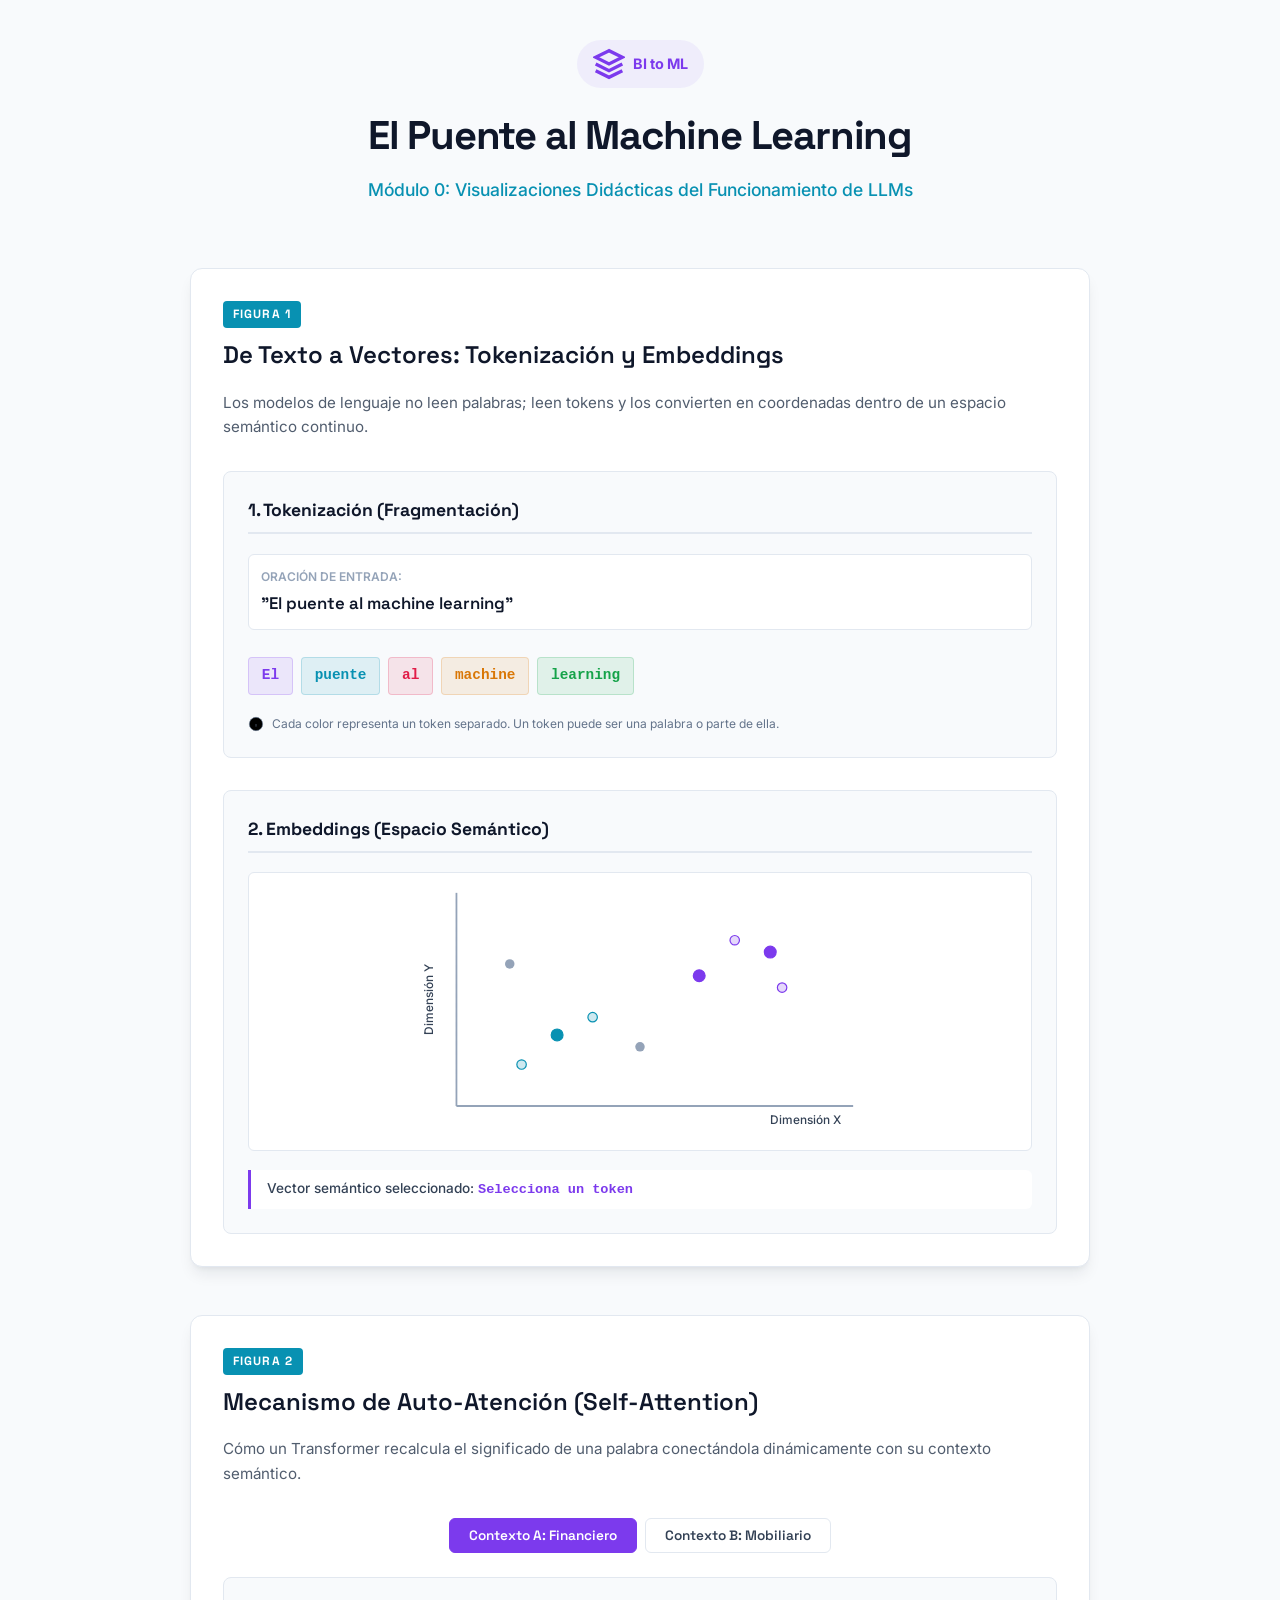
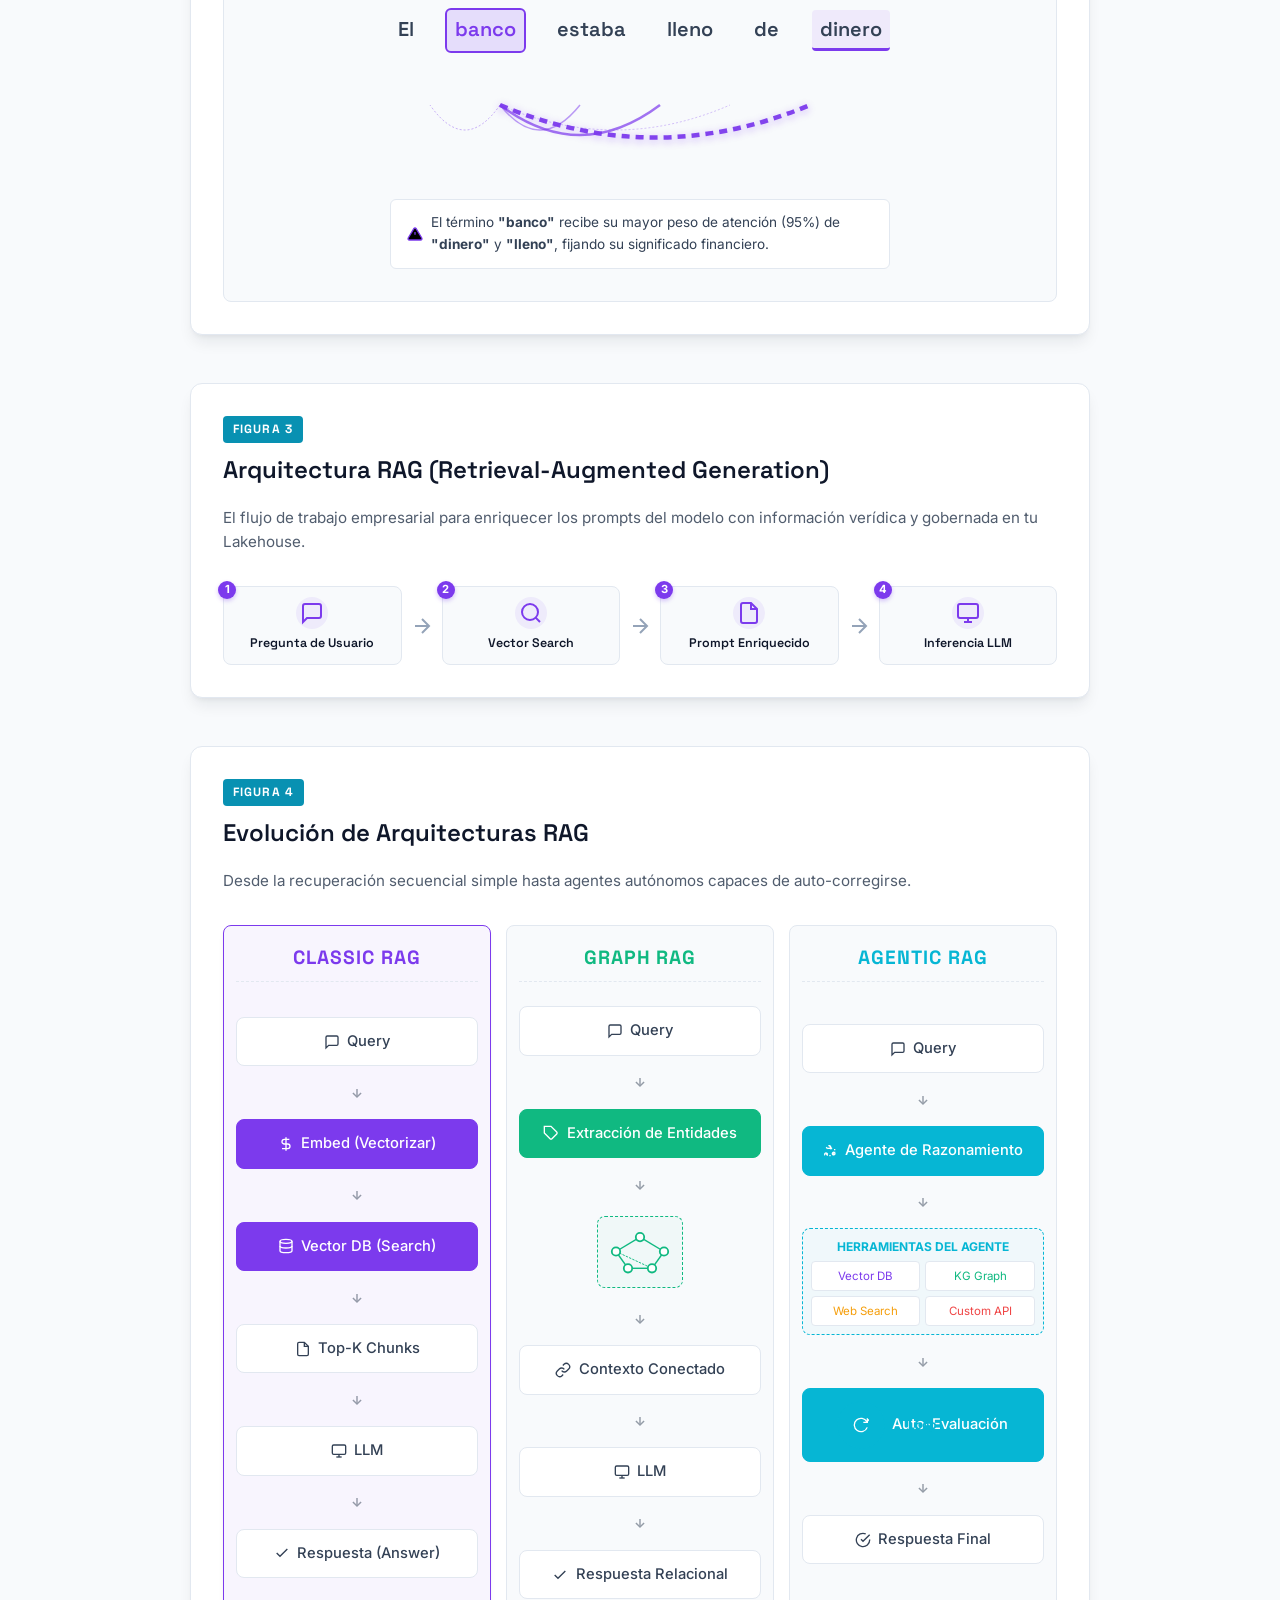
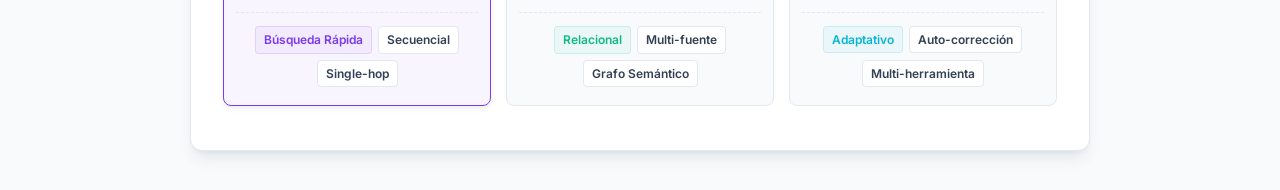
<file: Blog/figuras/index.html>
<!DOCTYPE html>
<html lang="es">
<head>
  <meta charset="UTF-8">
  <meta name="viewport" content="width=device-width, initial-scale=1.0">
  <title>Figuras Didácticas: El Puente al Machine Learning</title>
  <link rel="stylesheet" href="style.css">
</head>
<body>

  <!-- CONTENEDOR PRINCIPAL -->
  <main class="container">
    <header class="main-header">
      <div class="logo">
        <svg viewBox="0 0 24 24" width="32" height="32" stroke="currentColor" stroke-width="2.5" fill="none" class="logo-svg">
          <path d="M12 2L2 7l10 5 10-5-10-5zM2 17l10 5 10-5M2 12l10 5 10-5"/>
        </svg>
        <span>BI to ML</span>
      </div>
      <h1>El Puente al Machine Learning</h1>
      <p class="subtitle">Módulo 0: Visualizaciones Didácticas del Funcionamiento de LLMs</p>
    </header>

    <!-- FIGURA 1: TOKENIZACIÓN Y EMBEDDINGS -->
    <section class="figure-section" id="figura-tokenizacion">
      <div class="card glass-card">
        <div class="card-header">
          <span class="badge">FIGURA 1</span>
          <h2>De Texto a Vectores: Tokenización y Embeddings</h2>
        </div>
        <p class="card-desc">Los modelos de lenguaje no leen palabras; leen tokens y los convierten en coordenadas dentro de un espacio semántico continuo.</p>
        
        <div class="visual-container grid-two-cols">
          <!-- Lado Izquierdo: Tokenización -->
          <div class="visual-pane">
            <h3>1. Tokenización (Fragmentación)</h3>
            <div class="text-input-box">
              <span class="label">Oración de Entrada:</span>
              <p class="sentence-display">"El puente al machine learning"</p>
            </div>
            <div class="token-container">
              <span class="token token-1" data-index="1">El</span>
              <span class="token token-2" data-index="2"> puente</span>
              <span class="token token-3" data-index="3"> al</span>
              <span class="token token-4" data-index="4"> machine</span>
              <span class="token token-5" data-index="5"> learning</span>
            </div>
            <div class="token-explanation">
              <svg viewBox="0 0 24 24" width="16" height="16" stroke="currentColor"><circle cx="12" cy="12" r="10"/><path d="M12 16v-4M12 8h.01"/></svg>
              <span>Cada color representa un token separado. Un token puede ser una palabra o parte de ella.</span>
            </div>
          </div>

          <!-- Lado Derecho: Vector Space -->
          <div class="visual-pane">
            <h3>2. Embeddings (Espacio Semántico)</h3>
            <div class="vector-space-wrapper">
              <svg class="vector-space" viewBox="0 0 380 220">
                <!-- Grid Lines -->
                <line x1="35" y1="190" x2="360" y2="190" stroke="#E2E8F0" stroke-dasharray="4" />
                <line x1="35" y1="15" x2="35" y2="190" stroke="#E2E8F0" stroke-dasharray="4" />
                
                <!-- Axis -->
                <line x1="35" y1="190" x2="370" y2="190" stroke="#94A3B8" stroke-width="1.5" />
                <line x1="35" y1="10" x2="35" y2="190" stroke="#94A3B8" stroke-width="1.5" />
                <text x="360" y="205" font-size="9" fill="#94A3B8" class="axis-label" text-anchor="end">Dimensión X</text>
                <text x="15" y="100" font-size="9" fill="#94A3B8" class="axis-label" transform="rotate(-90 15 100)" text-anchor="middle">Dimensión Y</text>
 
                <!-- Clusters / Words -->
                <g class="cluster-tech">
                  <circle cx="300" cy="60" r="5" fill="#7C3AED" stroke="#7C3AED" stroke-width="1" class="node" data-word="learning" />
                  <circle cx="240" cy="80" r="5" fill="#7C3AED" stroke="#7C3AED" stroke-width="1" class="node" data-word="machine" />
                  <circle cx="270" cy="50" r="4" fill="rgba(124, 58, 237, 0.2)" stroke="#7C3AED" stroke-width="1" />
                  <circle cx="310" cy="90" r="4" fill="rgba(124, 58, 237, 0.2)" stroke="#7C3AED" stroke-width="1" />
                  <text x="310" y="64" font-size="9" fill="#334155" font-weight="600" stroke="none">learning</text>
                  <text x="170" y="84" font-size="9" fill="#334155" font-weight="600" stroke="none">machine</text>
                  <text x="270" y="38" font-size="8" fill="#94A3B8" stroke="none">AI / Modelos</text>
                </g>
 
                <g class="cluster-infra">
                  <circle cx="120" cy="130" r="5" fill="#0891B2" stroke="#0891B2" stroke-width="1" class="node" data-word="puente" />
                  <circle cx="90" cy="155" r="4" fill="rgba(8, 145, 178, 0.2)" stroke="#0891B2" stroke-width="1" />
                  <circle cx="150" cy="115" r="4" fill="rgba(8, 145, 178, 0.2)" stroke="#0891B2" stroke-width="1" />
                  <text x="130" y="134" font-size="9" fill="#334155" font-weight="600" stroke="none">puente</text>
                  <text x="80" y="105" font-size="8" fill="#94A3B8" stroke="none">Estructura</text>
                </g>
 
                <!-- Neutrals -->
                <circle cx="80" cy="70" r="4" fill="#94A3B8" />
                <text x="90" y="74" font-size="8" fill="#64748B" stroke="none">El</text>
                <circle cx="190" cy="140" r="4" fill="#94A3B8" />
                <text x="200" y="144" font-size="8" fill="#64748B" stroke="none">al</text>
              </svg>
            </div>
            <div class="vector-coords">
              <p>Vector semántico seleccionado: <span id="vector-selected">Selecciona un token</span></p>
            </div>
          </div>
        </div>
      </div>
    </section>

    <!-- FIGURA 2: AUTO-ATENCIÓN -->
    <section class="figure-section" id="figura-atencion">
      <div class="card glass-card">
        <div class="card-header">
          <span class="badge">FIGURA 2</span>
          <h2>Mecanismo de Auto-Atención (Self-Attention)</h2>
        </div>
        <p class="card-desc">Cómo un Transformer recalcula el significado de una palabra conectándola dinámicamente con su contexto semántico.</p>

        <div class="visual-container">
          <div class="toggle-buttons">
            <button class="btn-toggle active" id="btn-contexto-finanzas">Contexto A: Financiero</button>
            <button class="btn-toggle" id="btn-contexto-mueble">Contexto B: Mobiliario</button>
          </div>

          <!-- Sentence A View -->
          <div class="attention-sentence-box" id="sentence-finanzas">
            <div class="attention-words">
              <span class="att-word" data-id="1">El</span>
              <span class="att-word highlight-focus" data-id="2">banco</span>
              <span class="att-word" data-id="3">estaba</span>
              <span class="att-word" data-id="4">lleno</span>
              <span class="att-word" data-id="5">de</span>
              <span class="att-word highlight-target" data-id="6">dinero</span>
            </div>

            <div class="attention-viz-svg-wrapper">
              <svg viewBox="0 0 500 100" class="attention-svg">
                <!-- Lines from 'banco' (word 2) to others -->
                <!-- x indices roughly: word1=40, word2=110, word3=190, word4=270, word5=340, word6=420 -->
                <path d="M 110 30 Q 75 80 40 30" fill="none" stroke="#7C3AED" stroke-width="1" stroke-dasharray="2" opacity="0.4" />
                <path d="M 110 30 Q 150 80 190 30" fill="none" stroke="#7C3AED" stroke-width="1.5" opacity="0.5" />
                <path d="M 110 30 Q 190 90 270 30" fill="none" stroke="#7C3AED" stroke-width="2.5" opacity="0.7" />
                <path d="M 110 30 Q 225 80 340 30" fill="none" stroke="#7C3AED" stroke-width="1" stroke-dasharray="2" opacity="0.3" />
                <path d="M 110 30 Q 265 95 420 30" fill="none" stroke="#7C3AED" stroke-width="4.5" opacity="0.95" class="glow-line" />
              </svg>
            </div>
            
            <div class="attention-caption">
              <svg viewBox="0 0 24 24" width="16" height="16" stroke="currentColor" stroke-width="2"><path d="M10.29 3.86L1.82 18a2 2 0 001.71 3h16.94a2 2 0 001.71-3L13.71 3.86a2 2 0 00-3.42 0zM12 9v4M12 17h.01"/></svg>
              <span>El término <strong>"banco"</strong> recibe su mayor peso de atención (95%) de <strong>"dinero"</strong> y <strong>"lleno"</strong>, fijando su significado financiero.</span>
            </div>
          </div>

          <!-- Sentence B View (Hidden initially) -->
          <div class="attention-sentence-box hidden" id="sentence-mueble">
            <div class="attention-words">
              <span class="att-word" data-id="1">El</span>
              <span class="att-word highlight-focus-cyan" data-id="2">banco</span>
              <span class="att-word" data-id="3">estaba</span>
              <span class="att-word highlight-target-cyan" data-id="4">pintado</span>
              <span class="att-word" data-id="5">de</span>
              <span class="att-word highlight-target-cyan" data-id="6">verde</span>
            </div>

            <div class="attention-viz-svg-wrapper">
              <svg viewBox="0 0 500 100" class="attention-svg">
                <!-- Lines from 'banco' to others -->
                <path d="M 110 30 Q 75 80 40 30" fill="none" stroke="#0891B2" stroke-width="1" stroke-dasharray="2" opacity="0.3" />
                <path d="M 110 30 Q 150 80 190 30" fill="none" stroke="#0891B2" stroke-width="1.5" opacity="0.5" />
                <path d="M 110 30 Q 190 90 270 30" fill="none" stroke="#0891B2" stroke-width="4.0" opacity="0.9" class="glow-line-cyan" />
                <path d="M 110 30 Q 225 80 340 30" fill="none" stroke="#0891B2" stroke-width="1" stroke-dasharray="2" opacity="0.3" />
                <path d="M 110 30 Q 265 95 420 30" fill="none" stroke="#0891B2" stroke-width="4.5" opacity="0.95" class="glow-line-cyan" />
              </svg>
            </div>
            
            <div class="attention-caption">
              <svg viewBox="0 0 24 24" width="16" height="16" stroke="currentColor" stroke-width="2"><path d="M10.29 3.86L1.82 18a2 2 0 001.71 3h16.94a2 2 0 001.71-3L13.71 3.86a2 2 0 00-3.42 0zM12 9v4M12 17h.01"/></svg>
              <span>El término <strong>"banco"</strong> recibe su mayor peso de atención de <strong>"verde"</strong> y <strong>"pintado"</strong>, definiendo el significado de asiento.</span>
            </div>
          </div>

        </div>
      </div>
    </section>

    <!-- FIGURA 3: PIPELINE RAG -->
    <section class="figure-section" id="figura-rag">
      <div class="card glass-card">
        <div class="card-header">
          <span class="badge">FIGURA 3</span>
          <h2>Arquitectura RAG (Retrieval-Augmented Generation)</h2>
        </div>
        <p class="card-desc">El flujo de trabajo empresarial para enriquecer los prompts del modelo con información verídica y gobernada en tu Lakehouse.</p>

        <div class="rag-pipeline">
          <!-- Step 1 -->
          <div class="rag-step" data-step="1">
            <div class="step-num">1</div>
            <div class="step-icon">
              <svg viewBox="0 0 24 24" width="24" height="24" stroke="currentColor" stroke-width="2" fill="none">
                <path d="M21 15a2 2 0 0 1-2 2H7l-4 4V5a2 2 0 0 1 2-2h14a2 2 0 0 1 2 2z"/>
              </svg>
            </div>
            <h4>Pregunta de Usuario</h4>
          </div>

          <div class="rag-arrow">
            <svg viewBox="0 0 24 24" width="24" height="24" stroke="currentColor" stroke-width="2" fill="none"><line x1="5" y1="12" x2="19" y2="12"/><polyline points="12 5 19 12 12 19"/></svg>
          </div>

          <!-- Step 2 -->
          <div class="rag-step" data-step="2">
            <div class="step-num">2</div>
            <div class="step-icon">
              <svg viewBox="0 0 24 24" width="24" height="24" stroke="currentColor" stroke-width="2" fill="none">
                <circle cx="11" cy="11" r="8"/><line x1="21" y1="21" x2="16.65" y2="16.65"/>
              </svg>
            </div>
            <h4>Vector Search</h4>
          </div>

          <div class="rag-arrow">
            <svg viewBox="0 0 24 24" width="24" height="24" stroke="currentColor" stroke-width="2" fill="none"><line x1="5" y1="12" x2="19" y2="12"/><polyline points="12 5 19 12 12 19"/></svg>
          </div>

          <!-- Step 3 -->
          <div class="rag-step" data-step="3">
            <div class="step-num">3</div>
            <div class="step-icon">
              <svg viewBox="0 0 24 24" width="24" height="24" stroke="currentColor" stroke-width="2" fill="none">
                <path d="M14 2H6a2 2 0 0 0-2 2v16a2 2 0 0 0 2 2h12a2 2 0 0 0 2-2V8z"/><polyline points="14 2 14 8 20 8"/>
              </svg>
            </div>
            <h4>Prompt Enriquecido</h4>
          </div>

          <div class="rag-arrow">
            <svg viewBox="0 0 24 24" width="24" height="24" stroke="currentColor" stroke-width="2" fill="none"><line x1="5" y1="12" x2="19" y2="12"/><polyline points="12 5 19 12 12 19"/></svg>
          </div>

          <!-- Step 4 -->
          <div class="rag-step" data-step="4">
            <div class="step-num">4</div>
            <div class="step-icon">
              <svg viewBox="0 0 24 24" width="24" height="24" stroke="currentColor" stroke-width="2" fill="none">
                <rect x="2" y="3" width="20" height="14" rx="2" ry="2"/><line x1="8" y1="21" x2="16" y2="21"/><line x1="12" y1="17" x2="12" y2="21"/>
              </svg>
            </div>
            <h4>Inferencia LLM</h4>
          </div>
        </div>
      </div>
    </section>

    <!-- FIGURA 4: COMPARATIVA RAG -->
    <section class="figure-section" id="figura-comparativa">
      <div class="card glass-card">
        <div class="card-header">
          <span class="badge">FIGURA 4</span>
          <h2>Evolución de Arquitecturas RAG</h2>
        </div>
        <p class="card-desc">Desde la recuperación secuencial simple hasta agentes autónomos capaces de auto-corregirse.</p>

        <!-- No Mobile Tab Selector -->

        <div class="columns-grid">
          <!-- COLUMN 1: CLASSIC RAG -->
          <div class="comp-column active" data-type="classic" id="col-classic">
            <div class="column-header">
              <h3>Classic RAG</h3>
            </div>
            
            <div class="flow-diagram">
              <div class="flow-node">
                <svg viewBox="0 0 24 24" stroke="currentColor" stroke-width="2" fill="none"><path d="M21 15a2 2 0 0 1-2 2H7l-4 4V5a2 2 0 0 1 2-2h14a2 2 0 0 1 2 2z"/></svg>
                Query
              </div>
              <div class="flow-arrow">
                <svg viewBox="0 0 24 24" stroke="currentColor" stroke-width="2.5" fill="none"><line x1="5" y1="12" x2="19" y2="12"/><polyline points="12 5 19 12 12 19"/></svg>
              </div>
              <div class="flow-node highlighted">
                <svg viewBox="0 0 24 24" stroke="currentColor" stroke-width="2" fill="none"><path d="M12 2v20M17 5H9.5a3.5 3.5 0 0 0 0 7h5a3.5 3.5 0 0 1 0 7H6"/></svg>
                Embed (Vectorizar)
              </div>
              <div class="flow-arrow">
                <svg viewBox="0 0 24 24" stroke="currentColor" stroke-width="2.5" fill="none"><line x1="5" y1="12" x2="19" y2="12"/><polyline points="12 5 19 12 12 19"/></svg>
              </div>
              <div class="flow-node highlighted">
                <svg viewBox="0 0 24 24" stroke="currentColor" stroke-width="2" fill="none"><ellipse cx="12" cy="5" rx="9" ry="3"/><path d="M3 5v14c0 1.66 4 3 9 3s9-1.34 9-3V5"/><path d="M3 12c0 1.66 4 3 9 3s9-1.34 9-3"/></svg>
                Vector DB (Search)
              </div>
              <div class="flow-arrow">
                <svg viewBox="0 0 24 24" stroke="currentColor" stroke-width="2.5" fill="none"><line x1="5" y1="12" x2="19" y2="12"/><polyline points="12 5 19 12 12 19"/></svg>
              </div>
              <div class="flow-node">
                <svg viewBox="0 0 24 24" stroke="currentColor" stroke-width="2" fill="none"><path d="M14 2H6a2 2 0 0 0-2 2v16a2 2 0 0 0 2 2h12a2 2 0 0 0 2-2V8z"/><polyline points="14 2 14 8 20 8"/></svg>
                Top-K Chunks
              </div>
              <div class="flow-arrow">
                <svg viewBox="0 0 24 24" stroke="currentColor" stroke-width="2.5" fill="none"><line x1="5" y1="12" x2="19" y2="12"/><polyline points="12 5 19 12 12 19"/></svg>
              </div>
              <div class="flow-node">
                <svg viewBox="0 0 24 24" stroke="currentColor" stroke-width="2" fill="none"><rect x="2" y="3" width="20" height="14" rx="2" ry="2"/><line x1="8" y1="21" x2="16" y2="21"/><line x1="12" y1="17" x2="12" y2="21"/></svg>
                LLM
              </div>
              <div class="flow-arrow">
                <svg viewBox="0 0 24 24" stroke="currentColor" stroke-width="2.5" fill="none"><line x1="5" y1="12" x2="19" y2="12"/><polyline points="12 5 19 12 12 19"/></svg>
              </div>
              <div class="flow-node">
                <svg viewBox="0 0 24 24" stroke="currentColor" stroke-width="2" fill="none"><polyline points="20 6 9 17 4 12"/></svg>
                Respuesta (Answer)
              </div>
            </div>

            <div class="summary-tags">
              <span class="tag primary-tag">Búsqueda Rápida</span>
              <span class="tag">Secuencial</span>
              <span class="tag">Single-hop</span>
            </div>
          </div>

          <!-- COLUMN 2: GRAPH RAG -->
          <div class="comp-column" data-type="graph" id="col-graph">
            <div class="column-header">
              <h3>Graph RAG</h3>
            </div>
            
            <div class="flow-diagram">
              <div class="flow-node">
                <svg viewBox="0 0 24 24" stroke="currentColor" stroke-width="2" fill="none"><path d="M21 15a2 2 0 0 1-2 2H7l-4 4V5a2 2 0 0 1 2-2h14a2 2 0 0 1 2 2z"/></svg>
                Query
              </div>
              <div class="flow-arrow">
                <svg viewBox="0 0 24 24" stroke="currentColor" stroke-width="2.5" fill="none"><line x1="5" y1="12" x2="19" y2="12"/><polyline points="12 5 19 12 12 19"/></svg>
              </div>
              <div class="flow-node highlighted">
                <svg viewBox="0 0 24 24" stroke="currentColor" stroke-width="2" fill="none"><path d="M20.59 13.41l-7.17 7.17a2 2 0 0 1-2.83 0L2 12V2h10l8.59 8.59a2 2 0 0 1 0 2.82z"/><line x1="7" y1="7" x2="7.01" y2="7"/></svg>
                Extracción de Entidades
              </div>
              <div class="flow-arrow">
                <svg viewBox="0 0 24 24" stroke="currentColor" stroke-width="2.5" fill="none"><line x1="5" y1="12" x2="19" y2="12"/><polyline points="12 5 19 12 12 19"/></svg>
              </div>
              
              <div class="kg-sub-diagram">
                <svg viewBox="0 0 60 40">
                  <line x1="10" y1="20" x2="30" y2="8" stroke="var(--graph-primary)" stroke-width="1.2" />
                  <line x1="30" y1="8" x2="50" y2="20" stroke="var(--graph-primary)" stroke-width="1.2" />
                  <line x1="10" y1="20" x2="20" y2="34" stroke="var(--graph-primary)" stroke-width="1.2" />
                  <line x1="50" y1="20" x2="40" y2="34" stroke="var(--graph-primary)" stroke-width="1.2" />
                  <line x1="20" y1="34" x2="40" y2="34" stroke="var(--graph-primary)" stroke-width="1.2" />
                  <line x1="10" y1="20" x2="40" y2="34" stroke="var(--graph-primary)" stroke-width="0.8" stroke-dasharray="2 1" />
                  <circle cx="10" cy="20" r="3.5" fill="var(--bg-card)" stroke="var(--graph-primary)" stroke-width="1.5" />
                  <circle cx="30" cy="8" r="3.5" fill="var(--bg-card)" stroke="var(--graph-primary)" stroke-width="1.5" />
                  <circle cx="50" cy="20" r="3.5" fill="var(--bg-card)" stroke="var(--graph-primary)" stroke-width="1.5" />
                  <circle cx="20" cy="34" r="3.5" fill="var(--bg-card)" stroke="var(--graph-primary)" stroke-width="1.5" />
                  <circle cx="40" cy="34" r="3.5" fill="var(--bg-card)" stroke="var(--graph-primary)" stroke-width="1.5" />
                </svg>
              </div>
              <div class="flow-arrow">
                <svg viewBox="0 0 24 24" stroke="currentColor" stroke-width="2.5" fill="none"><line x1="5" y1="12" x2="19" y2="12"/><polyline points="12 5 19 12 12 19"/></svg>
              </div>
              <div class="flow-node">
                <svg viewBox="0 0 24 24" stroke="currentColor" stroke-width="2" fill="none"><path d="M10 13a5 5 0 0 0 7.54.54l3-3a5 5 0 0 0-7.07-7.07l-1.72 1.71"/><path d="M14 11a5 5 0 0 0-7.54-.54l-3 3a5 5 0 0 0 7.07 7.07l1.71-1.71"/></svg>
                Contexto Conectado
              </div>
              <div class="flow-arrow">
                <svg viewBox="0 0 24 24" stroke="currentColor" stroke-width="2.5" fill="none"><line x1="5" y1="12" x2="19" y2="12"/><polyline points="12 5 19 12 12 19"/></svg>
              </div>
              <div class="flow-node">
                <svg viewBox="0 0 24 24" stroke="currentColor" stroke-width="2" fill="none"><rect x="2" y="3" width="20" height="14" rx="2" ry="2"/><line x1="8" y1="21" x2="16" y2="21"/><line x1="12" y1="17" x2="12" y2="21"/></svg>
                LLM
              </div>
              <div class="flow-arrow">
                <svg viewBox="0 0 24 24" stroke="currentColor" stroke-width="2.5" fill="none"><line x1="5" y1="12" x2="19" y2="12"/><polyline points="12 5 19 12 12 19"/></svg>
              </div>
              <div class="flow-node">
                <svg viewBox="0 0 24 24" stroke="currentColor" stroke-width="2" fill="none"><polyline points="20 6 9 17 4 12"/></svg>
                Respuesta Relacional
              </div>
            </div>

            <div class="summary-tags">
              <span class="tag primary-tag">Relacional</span>
              <span class="tag">Multi-fuente</span>
              <span class="tag">Grafo Semántico</span>
            </div>
          </div>

          <!-- COLUMN 3: AGENTIC RAG -->
          <div class="comp-column" data-type="agentic" id="col-agentic">
            <div class="column-header">
              <h3>Agentic RAG</h3>
            </div>
            
            <div class="flow-diagram">
              <div class="flow-node">
                <svg viewBox="0 0 24 24" stroke="currentColor" stroke-width="2" fill="none"><path d="M21 15a2 2 0 0 1-2 2H7l-4 4V5a2 2 0 0 1 2-2h14a2 2 0 0 1 2 2z"/></svg>
                Query
              </div>
              <div class="flow-arrow">
                <svg viewBox="0 0 24 24" stroke="currentColor" stroke-width="2.5" fill="none"><line x1="5" y1="12" x2="19" y2="12"/><polyline points="12 5 19 12 12 19"/></svg>
              </div>
              <div class="flow-node highlighted">
                <svg viewBox="0 0 24 24" stroke="currentColor" stroke-width="2" fill="none"><path d="M9.59 4.59A2 2 0 1 1 11 8H9m10.41 7.41A2 2 0 1 1 18 14h2M4.59 18.41A2 2 0 1 1 8 17v2m11.41-3.59A2 2 0 1 1 18 14v2m-6-10V4m0 16v-2m-8-8H4m16 0h-2m-3-3l-2.3 2.3M6.3 6.3l2.3 2.3m6.6 6.6l2.3 2.3M6.3 17.7l2.3-2.3"/></svg>
                Agente de Razonamiento
              </div>
              <div class="flow-arrow">
                <svg viewBox="0 0 24 24" stroke="currentColor" stroke-width="2.5" fill="none"><line x1="5" y1="12" x2="19" y2="12"/><polyline points="12 5 19 12 12 19"/></svg>
              </div>

              <div class="agent-stack-diagram">
                <div class="agent-stack-title">Herramientas del Agente</div>
                <div class="agent-stack-grid">
                  <div class="agent-sub-node" style="color: var(--classic-primary)">Vector DB</div>
                  <div class="agent-sub-node" style="color: var(--graph-primary)">KG Graph</div>
                  <div class="agent-sub-node" style="color: #F59E0B">Web Search</div>
                  <div class="agent-sub-node" style="color: #EF4444">Custom API</div>
                </div>
              </div>

              <div class="flow-arrow">
                <svg viewBox="0 0 24 24" stroke="currentColor" stroke-width="2.5" fill="none"><line x1="5" y1="12" x2="19" y2="12"/><polyline points="12 5 19 12 12 19"/></svg>
              </div>
              <div class="flow-node highlighted">
                <div class="loop-node">
                  <svg viewBox="0 0 24 24" stroke="currentColor" stroke-width="2" fill="none"><path d="M21.5 2v6h-6M21.34 15.57a10 10 0 1 1-.57-8.38l5.67-5.67"/></svg>
                </div>
                <span class="loop-text">Loop</span>
                Auto-Evaluación
              </div>
              <div class="flow-arrow">
                <svg viewBox="0 0 24 24" stroke="currentColor" stroke-width="2.5" fill="none"><line x1="5" y1="12" x2="19" y2="12"/><polyline points="12 5 19 12 12 19"/></svg>
              </div>
              <div class="flow-node">
                <svg viewBox="0 0 24 24" stroke="currentColor" stroke-width="2" fill="none"><path d="M22 11.08V12a10 10 0 1 1-5.93-9.14"/><polyline points="22 4 12 14.01 9 11.01"/></svg>
                Respuesta Final
              </div>
            </div>

            <div class="summary-tags">
              <span class="tag primary-tag">Adaptativo</span>
              <span class="tag">Auto-corrección</span>
              <span class="tag">Multi-herramienta</span>
            </div>
          </div>
        </div>
      </div>
    </section>

  </main>

  <script src="script.js"></script>
</body>
</html>
</file>
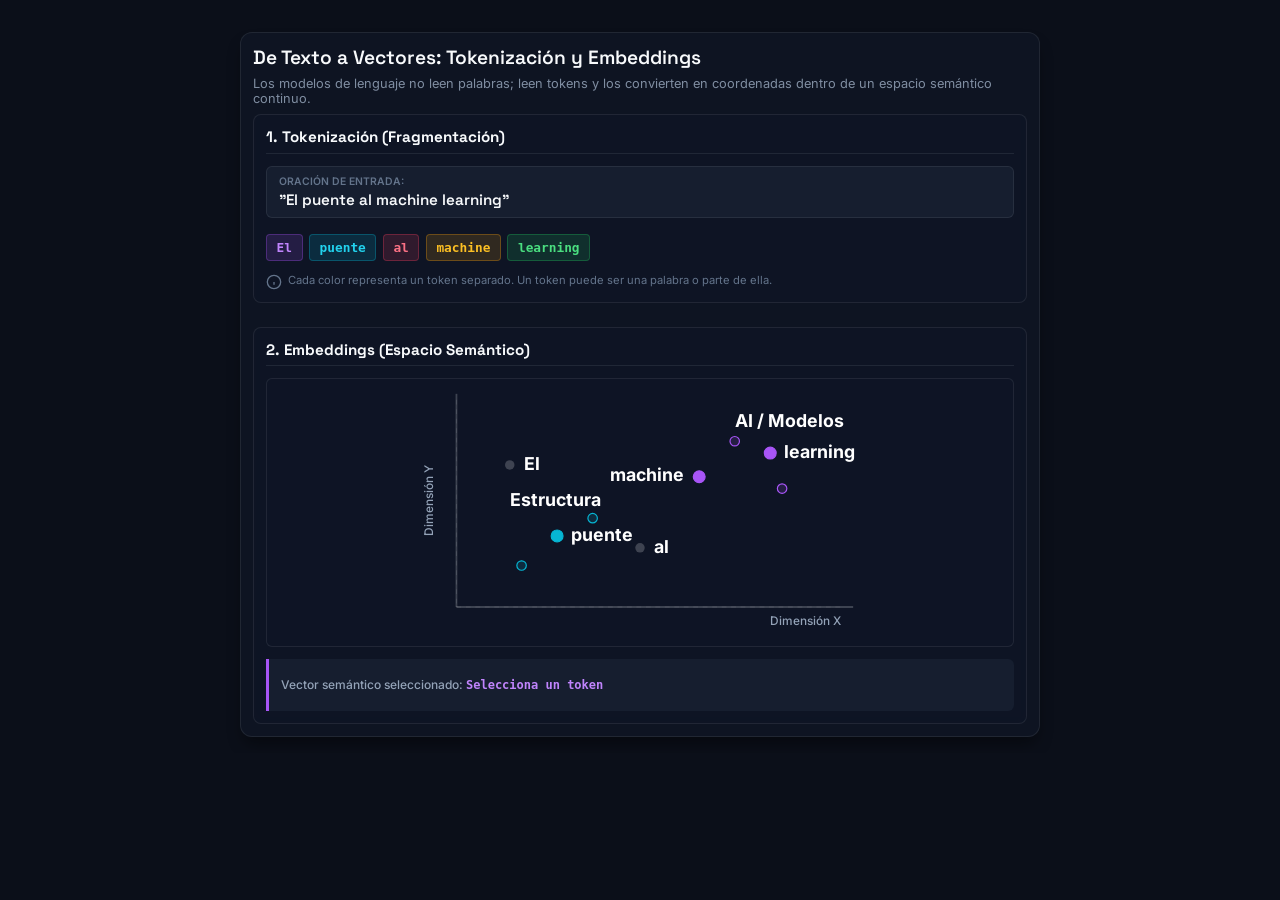
<file: Blog/figuras/figura1.html>
<!DOCTYPE html>
<html lang="es">
<head>
  <meta charset="UTF-8">
  <meta name="viewport" content="width=device-width, initial-scale=1.0">
  <title>De Texto a Vectores: Tokenización y Embeddings</title>
  <style>
    @import url('https://fonts.googleapis.com/css2?family=Inter:wght@400;500;600;700&family=Space+Grotesk:wght@500;600;700&display=swap');
    html, body { margin: 0; padding: 0; overflow: hidden; }
        #figura-tokenizacion {
      /* Dark mode forced by default for blog embedding */
      --bg-page: #0B0F19;
      --bg-card: rgba(17, 24, 39, 0.7);
      --text-heading: #F8FAFC;
      --text-body: #94A3B8;
      --accent-primary: #A855F7;
      --accent-secondary: #06B6D4;
      --border-color: rgba(255, 255, 255, 0.08);
      --border-radius: 12px;
      --shadow-sm: 0 4px 6px -1px rgba(0, 0, 0, 0.2);
      --shadow-md: 0 10px 15px -3px rgba(0, 0, 0, 0.4);
      --transition: all 0.3s cubic-bezier(0.4, 0, 0.2, 1);
      
      --badge-bg: var(--accent-secondary);
      --badge-color: #0B0F19;
      --pane-bg: rgba(15, 23, 42, 0.4);
      --input-bg: rgba(30, 41, 59, 0.5);
      --label-color: #64748B;
      --coords-bg: rgba(30, 41, 59, 0.5);
      --coords-text: #C084FC;
      --text-explain: #64748B;
      --node-stroke: #FFFFFF;
      --text-word: #F8FAFC;
      --grid-stroke: rgba(255, 255, 255, 0.08);
      --axis-stroke: rgba(255, 255, 255, 0.2);

      --token-1-bg: rgba(168, 85, 247, 0.15); --token-1-text: #C084FC; --token-1-border: rgba(168, 85, 247, 0.3);
      --token-2-bg: rgba(6, 182, 212, 0.15);  --token-2-text: #22D3EE; --token-2-border: rgba(6, 182, 212, 0.3);
      --token-3-bg: rgba(244, 63, 94, 0.15);  --token-3-text: #FB7185; --token-3-border: rgba(244, 63, 94, 0.3);
      --token-4-bg: rgba(245, 158, 11, 0.15);  --token-4-text: #FBBF24; --token-4-border: rgba(245, 158, 11, 0.3);
      --token-5-bg: rgba(34, 197, 94, 0.15);  --token-5-text: #4ADE80; --token-5-border: rgba(34, 197, 94, 0.3);

      font-family: 'Inter', -apple-system, BlinkMacSystemFont, sans-serif;
      color: var(--text-body);
      margin: 0;
      padding: 0;
      background-color: #0B0F19 !important;
      display: flex;
      align-items: flex-start;
      justify-content: center;
      box-sizing: border-box;
      min-height: auto;
    }

    html, body {
      margin: 0;
      padding: 1rem;
      box-sizing: border-box;
      overflow: hidden;
      height: auto;
      background-color: #0B0F19 !important;
      transition: var(--transition);
    }

    #figura-tokenizacion * {
      box-sizing: border-box;
    }
    #figura-tokenizacion .card {
      background-color: var(--bg-card);
      border: 1px solid var(--border-color);
      border-radius: var(--border-radius);
      padding: 0.75rem;
      box-shadow: var(--shadow-md);
      transition: var(--transition);
      width: 100%;
      max-width: 800px;
      backdrop-filter: blur(12px);
    }
    #figura-tokenizacion .card-header {
      display: flex;
      flex-direction: column;
      gap: 0.25rem;
      margin-bottom: 0.4rem;
    }
    #figura-tokenizacion .badge {
      display: inline-block;
      align-self: flex-start;
      font-family: 'Space Grotesk', sans-serif;
      font-size: 0.7rem;
      font-weight: 700;
      letter-spacing: 0.1em;
      padding: 0.2rem 0.5rem;
      background-color: var(--badge-bg);
      color: var(--badge-color);
      border-radius: 4px;
    }
    #figura-tokenizacion .card-header h2 {
      font-family: 'Space Grotesk', sans-serif;
      font-size: 1.2rem;
      color: var(--text-heading);
      font-weight: 600;
      margin: 0;
    }
    #figura-tokenizacion .card-desc {
      font-size: 0.8rem;
      color: var(--text-body);
      margin-top: 0;
      margin-bottom: 0.5rem;
      opacity: 0.85;
    }
    #figura-tokenizacion .grid-two-cols {
      display: flex !important;
      flex-direction: column !important;
      gap: 1.5rem !important;
    }
    #figura-tokenizacion .visual-pane {
      background-color: var(--pane-bg);
      border: 1px solid var(--border-color);
      border-radius: 8px;
      padding: 0.75rem;
      display: flex;
      flex-direction: column;
      gap: 0.75rem;
    }
    #figura-tokenizacion .visual-pane h3 {
      font-family: 'Space Grotesk', sans-serif;
      font-size: 0.95rem;
      color: var(--text-heading);
      border-bottom: 1px solid var(--border-color);
      padding-bottom: 0.4rem;
      margin-top: 0;
      margin-bottom: 0;
    }
    #figura-tokenizacion .text-input-box {
      background-color: var(--input-bg);
      border: 1px solid var(--border-color);
      border-radius: 6px;
      padding: 0.5rem 0.75rem;
    }
    #figura-tokenizacion .text-input-box .label {
      display: block;
      font-size: 0.65rem;
      color: var(--label-color);
      font-weight: 600;
      text-transform: uppercase;
      margin-bottom: 0.15rem;
    }
    #figura-tokenizacion .sentence-display {
      font-family: 'Space Grotesk', monospace;
      font-size: 0.95rem;
      color: var(--text-heading);
      font-weight: 600;
      margin: 0;
    }
    #figura-tokenizacion .token-container {
      display: flex;
      flex-wrap: wrap;
      gap: 0.4rem;
      margin-top: 0.25rem;
    }
    #figura-tokenizacion .token {
      font-family: monospace;
      font-size: 0.8rem;
      padding: 0.3rem 0.6rem;
      border-radius: 4px;
      font-weight: 600;
      cursor: pointer;
      transition: var(--transition);
      border: 1px solid transparent;
    }
    #figura-tokenizacion .token-1 { background-color: var(--token-1-bg); color: var(--token-1-text); border-color: var(--token-1-border); }
    #figura-tokenizacion .token-2 { background-color: var(--token-2-bg); color: var(--token-2-text); border-color: var(--token-2-border); }
    #figura-tokenizacion .token-3 { background-color: var(--token-3-bg); color: var(--token-3-text); border-color: var(--token-3-border); }
    #figura-tokenizacion .token-4 { background-color: var(--token-4-bg); color: var(--token-4-text); border-color: var(--token-4-border); }
    #figura-tokenizacion .token-5 { background-color: var(--token-5-bg); color: var(--token-5-text); border-color: var(--token-5-border); }

    #figura-tokenizacion .token:hover, #figura-tokenizacion .token.active {
      transform: scale(1.05);
      box-shadow: 0 4px 12px var(--token-hover-shadow);
      border-color: currentColor;
    }
    #figura-tokenizacion .token-explanation {
      display: flex;
      gap: 0.4rem;
      font-size: 0.7rem;
      color: var(--text-explain);
      align-items: flex-start;
      margin-top: auto;
    }
    #figura-tokenizacion .token-explanation svg {
      flex-shrink: 0;
      margin-top: 1px;
    }
    #figura-tokenizacion .vector-space-wrapper {
      background-color: var(--pane-bg);
      border: 1px solid var(--border-color);
      border-radius: 6px;
      padding: 0.2rem;
      display: flex;
      justify-content: center;
      width: 100%;
    }
    #figura-tokenizacion .vector-space {
      width: 100%;
      max-width: 450px;
      height: auto;
      display: block;
      overflow: visible;
      margin: 0 auto;
    }
    #figura-tokenizacion .vector-space text {
      fill: #FFFFFF !important;
      font-weight: 700;
      font-size: 15px !important;
      stroke: none !important;
      text-shadow: none !important;
      paint-order: fill !important;
    }
    #figura-tokenizacion .vector-space text.axis-label {
      stroke: none !important;
      fill: var(--text-body) !important;
      font-weight: 500;
      font-size: 10px !important;
      text-shadow: none !important;
    }
    #figura-tokenizacion .node {
      cursor: pointer;
      transition: var(--transition);
    }
    #figura-tokenizacion .node:hover, #figura-tokenizacion .node.active {
      r: 8px;
      stroke-width: 2px;
      stroke: var(--node-stroke);
    }
    #figura-tokenizacion .vector-coords {
      background-color: var(--coords-bg);
      border-left: 3px solid var(--accent-primary);
      padding: 0.4rem 0.75rem;
      border-radius: 0 6px 6px 0;
      font-size: 0.75rem;
      font-weight: 500;
    }
    #figura-tokenizacion #vector-selected {
      font-family: monospace;
      color: var(--coords-text);
      font-weight: 700;
    }
  </style>
</head>
<body>
<div id="figura-tokenizacion">
  <div class="card glass-card">
    <div class="card-header">
      <h2>De Texto a Vectores: Tokenización y Embeddings</h2>
    </div>
    <p class="card-desc">Los modelos de lenguaje no leen palabras; leen tokens y los convierten en coordenadas dentro de un espacio semántico continuo.</p>
    
    <div class="visual-container grid-two-cols">
      <!-- Lado Izquierdo: Tokenización -->
      <div class="visual-pane">
        <h3>1. Tokenización (Fragmentación)</h3>
        <div class="text-input-box">
          <span class="label">Oración de Entrada:</span>
          <p class="sentence-display">"El puente al machine learning"</p>
        </div>
        <div class="token-container">
          <span class="token token-1" data-index="1">El</span>
          <span class="token token-2" data-index="2"> puente</span>
          <span class="token token-3" data-index="3"> al</span>
          <span class="token token-4" data-index="4"> machine</span>
          <span class="token token-5" data-index="5"> learning</span>
        </div>
        <div class="token-explanation">
          <svg viewBox="0 0 24 24" width="16" height="16" stroke="currentColor" fill="none" stroke-width="2"><circle cx="12" cy="12" r="10"/><path d="M12 16v-4M12 8h.01"/></svg>
          <span>Cada color representa un token separado. Un token puede ser una palabra o parte de ella.</span>
        </div>
      </div>

      <!-- Lado Derecho: Vector Space -->
      <div class="visual-pane">
        <h3>2. Embeddings (Espacio Semántico)</h3>
        <div class="vector-space-wrapper">
          <svg class="vector-space" viewBox="0 0 380 220">
            <!-- Grid Lines -->
            <line x1="35" y1="190" x2="360" y2="190" stroke="var(--grid-stroke)" stroke-dasharray="4" />
            <line x1="35" y1="15" x2="35" y2="190" stroke="var(--grid-stroke)" stroke-dasharray="4" />
            
            <!-- Axis -->
            <line x1="35" y1="190" x2="370" y2="190" stroke="var(--axis-stroke)" stroke-width="1.5" />
            <line x1="35" y1="10" x2="35" y2="190" stroke="var(--axis-stroke)" stroke-width="1.5" />
            <text x="360" y="205" font-size="9" fill="var(--text-body)" class="axis-label" text-anchor="end">Dimensión X</text>
            <text x="15" y="100" font-size="9" fill="var(--text-body)" class="axis-label" transform="rotate(-90 15 100)" text-anchor="middle">Dimensión Y</text>

            <!-- Clusters / Words -->
            <g class="cluster-tech">
              <circle cx="300" cy="60" r="5" fill="var(--accent-primary)" stroke="var(--accent-primary)" stroke-width="1" class="node" data-word="learning" />
              <circle cx="240" cy="80" r="5" fill="var(--accent-primary)" stroke="var(--accent-primary)" stroke-width="1" class="node" data-word="machine" />
              <circle cx="270" cy="50" r="4" fill="var(--token-1-bg)" stroke="var(--accent-primary)" stroke-width="1" />
              <circle cx="310" cy="90" r="4" fill="var(--token-1-bg)" stroke="var(--accent-primary)" stroke-width="1" />
              <text x="312" y="64" font-size="9" fill="var(--text-heading)" font-weight="600" stroke="none">learning</text>
              <text x="165" y="84" font-size="9" fill="var(--text-heading)" font-weight="600" stroke="none">machine</text>
              <text x="270" y="38" font-size="8" fill="var(--accent-primary)" stroke="none">AI / Modelos</text>
            </g>

            <g class="cluster-infra">
              <circle cx="120" cy="130" r="5" fill="var(--accent-secondary)" stroke="var(--accent-secondary)" stroke-width="1" class="node" data-word="puente" />
              <circle cx="90" cy="155" r="4" fill="var(--token-2-bg)" stroke="var(--accent-secondary)" stroke-width="1" />
              <circle cx="150" cy="115" r="4" fill="var(--token-2-bg)" stroke="var(--accent-secondary)" stroke-width="1" />
              <text x="132" y="134" font-size="9" fill="var(--text-heading)" font-weight="600" stroke="none">puente</text>
              <text x="80" y="105" font-size="8" fill="var(--accent-secondary)" stroke="none">Estructura</text>
            </g>

            <!-- Neutrals -->
            <circle cx="80" cy="70" r="4" fill="var(--axis-stroke)" />
            <text x="92" y="74" font-size="8" fill="var(--text-body)" stroke="none">El</text>
            <circle cx="190" cy="140" r="4" fill="var(--axis-stroke)" />
            <text x="202" y="144" font-size="8" fill="var(--text-body)" stroke="none">al</text>
          </svg>
        </div>
        <div class="vector-coords">
          <p>Vector semántico seleccionado: <span id="vector-selected">Selecciona un token</span></p>
        </div>
      </div>
    </div>
  </div>
</div>

<script>
(function() {
  const container = document.getElementById('figura-tokenizacion');
  if (!container) return;
  const tokens = container.querySelectorAll('.token');
  const nodes = container.querySelectorAll('.node');
  const vectorDisplay = container.querySelector('#vector-selected');

  const coordinates = {
    'El': '[0.12, -0.45, 0.03, ...]',
    'puente': '[0.84, 0.23, -0.15, ...]',
    'al': '[-0.05, 0.12, 0.08, ...]',
    'machine': '[0.91, 0.88, 0.76, ...]',
    'learning': '[0.95, 0.92, 0.81, ...]'
  };

  function highlightTokenAndNode(word) {
    tokens.forEach(t => t.classList.remove('active'));
    nodes.forEach(n => n.classList.remove('active'));

    const token = Array.from(tokens).find(t => t.textContent.trim() === word);
    if (token) token.classList.add('active');

    const node = Array.from(nodes).find(n => n.getAttribute('data-word') === word);
    if (node) node.classList.add('active');

    if (coordinates[word]) {
      vectorDisplay.textContent = `"${word}" ➔ ${coordinates[word]}`;
    } else {
      vectorDisplay.textContent = 'Selecciona un token';
    }
  }

  tokens.forEach(token => {
    token.addEventListener('mouseenter', () => {
      const word = token.textContent.trim();
      highlightTokenAndNode(word);
    });
  });

  nodes.forEach(node => {
    node.addEventListener('mouseenter', () => {
      const word = node.getAttribute('data-word');
      highlightTokenAndNode(word);
    });
  });
})();
</script>
</body>
</html>
</file>
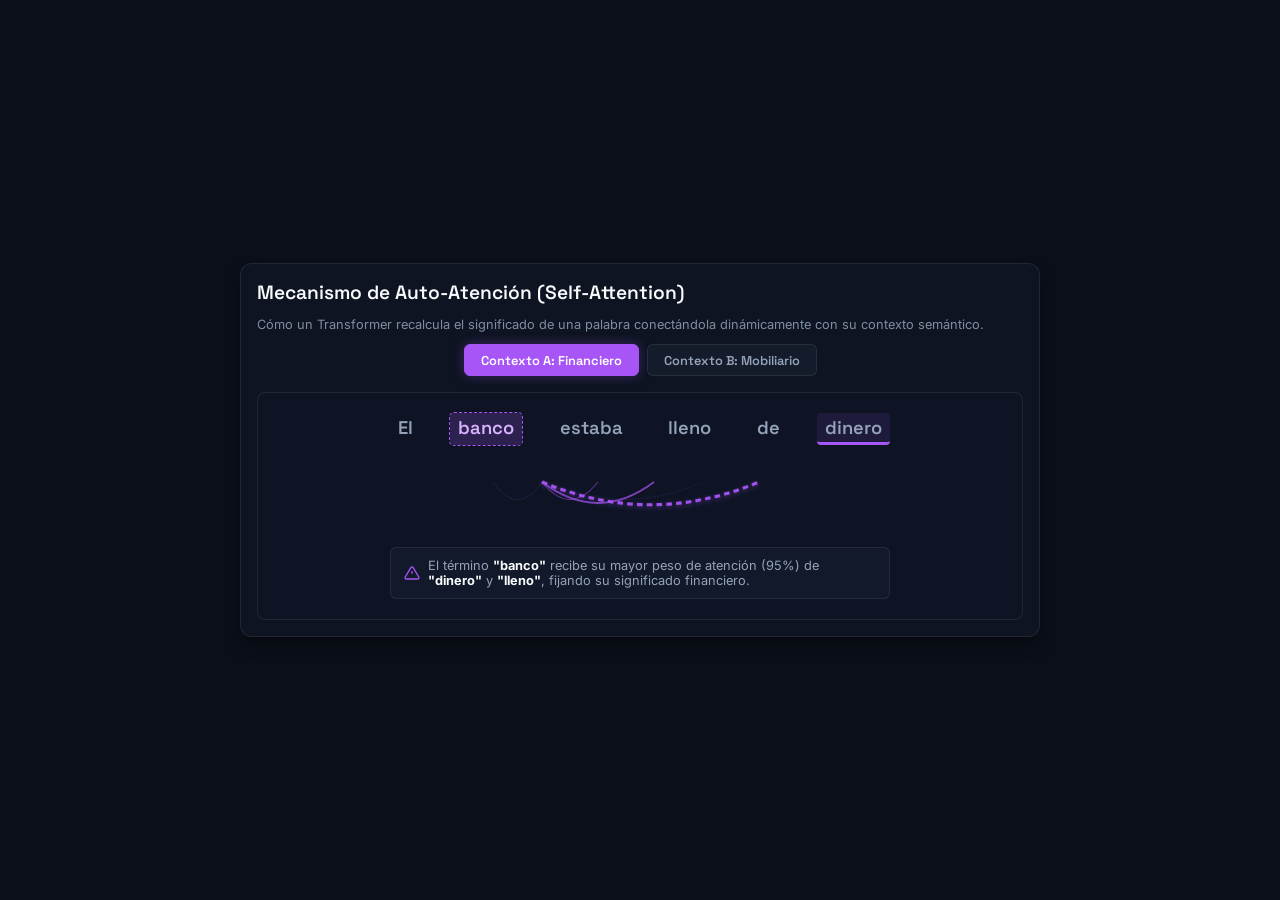
<file: Blog/figuras/figura2.html>
<!DOCTYPE html>
<html lang="es">
<head>
  <meta charset="UTF-8">
  <meta name="viewport" content="width=device-width, initial-scale=1.0">
  <title>Mecanismo de Auto-Atención (Self-Attention)</title>
  <style>
    @import url('https://fonts.googleapis.com/css2?family=Inter:wght@400;500;600;700&family=Space+Grotesk:wght@500;600;700&display=swap');
    html, body {
      margin: 0;
      padding: 0;
      overflow: hidden;
      height: 100%;
      background-color: #0B0F19 !important;
    }
    #figura-atencion {
      /* Dark mode forced by default for blog embedding */
      --bg-page: #0B0F19;
      --bg-card: rgba(17, 24, 39, 0.7);
      --text-heading: #F8FAFC;
      --text-body: #94A3B8;
      --accent-primary: #A855F7;
      --accent-secondary: #06B6D4;
      --border-color: rgba(255, 255, 255, 0.08);
      --border-radius: 12px;
      --shadow-sm: 0 4px 6px -1px rgba(0, 0, 0, 0.2);
      --shadow-md: 0 10px 15px -3px rgba(0, 0, 0, 0.4);
      --transition: all 0.3s cubic-bezier(0.4, 0, 0.2, 1);
      
      --badge-bg: var(--accent-secondary);
      --badge-color: #0B0F19;
      --btn-bg: rgba(30, 41, 59, 0.4);
      --btn-border: var(--border-color);
      --btn-active-bg: var(--accent-primary);
      --btn-active-text: #FFFFFF;
      --box-bg: rgba(15, 23, 42, 0.4);
      
      --word-focus-bg: rgba(168, 85, 247, 0.2);
      --word-focus-text: #D8B4FE;
      --word-focus-outline: var(--accent-primary);
      --word-focus-bg-cyan: rgba(6, 182, 212, 0.2);
      --word-focus-text-cyan: #67E8F9;
      --word-focus-outline-cyan: var(--accent-secondary);
      --word-target-bg: rgba(168, 85, 247, 0.1);
      --word-target-border: var(--accent-primary);
      --word-target-bg-cyan: rgba(6, 182, 212, 0.1);
      --word-target-border-cyan: var(--accent-secondary);
      --caption-bg: rgba(30, 41, 59, 0.3);

      font-family: 'Inter', -apple-system, BlinkMacSystemFont, sans-serif;
      color: var(--text-body);
      margin: 0;
      padding: 0.75rem;
      background-color: var(--bg-page);
      display: flex;
      align-items: center;
      justify-content: center;
      box-sizing: border-box;
      min-height: 100vh;
    }

    #figura-atencion * {
      box-sizing: border-box;
    }
    #figura-atencion .card {
      background-color: var(--bg-card);
      border: 1px solid var(--border-color);
      border-radius: var(--border-radius);
      padding: 1rem;
      box-shadow: var(--shadow-md);
      transition: var(--transition);
      width: 100%;
      max-width: 800px;
      backdrop-filter: blur(12px);
    }
    #figura-atencion .card-header {
      display: flex;
      flex-direction: column;
      gap: 0.25rem;
      margin-bottom: 0.75rem;
    }
    #figura-atencion .badge {
      display: inline-block;
      align-self: flex-start;
      font-family: 'Space Grotesk', sans-serif;
      font-size: 0.7rem;
      font-weight: 700;
      letter-spacing: 0.1em;
      padding: 0.2rem 0.5rem;
      background-color: var(--badge-bg);
      color: var(--badge-color);
      border-radius: 4px;
    }
    #figura-atencion .card-header h2 {
      font-family: 'Space Grotesk', sans-serif;
      font-size: 1.2rem;
      color: var(--text-heading);
      font-weight: 600;
      margin: 0;
    }
    #figura-atencion .card-desc {
      font-size: 0.8rem;
      color: var(--text-body);
      margin-top: 0.15rem;
      margin-bottom: 0.75rem;
      opacity: 0.85;
    }
    #figura-atencion .toggle-buttons {
      display: flex;
      gap: 0.5rem;
      margin-bottom: 1rem;
      justify-content: center;
    }
    #figura-atencion .btn-toggle {
      font-family: 'Space Grotesk', sans-serif;
      font-size: 0.8rem;
      font-weight: 600;
      padding: 0.4rem 1rem;
      background-color: var(--btn-bg);
      border: 1px solid var(--btn-border);
      border-radius: 6px;
      cursor: pointer;
      transition: var(--transition);
      color: var(--text-body);
    }
    #figura-atencion .btn-toggle:hover {
      border-color: var(--accent-primary);
      color: var(--text-heading);
    }
    #figura-atencion .btn-toggle.active {
      background-color: var(--btn-active-bg);
      color: var(--btn-active-text);
      border-color: var(--accent-primary);
      box-shadow: 0 0 12px rgba(168, 85, 247, 0.3);
    }
    #figura-atencion .attention-sentence-box {
      background-color: var(--box-bg);
      border: 1px solid var(--border-color);
      border-radius: 8px;
      padding: 1.25rem;
      display: flex;
      flex-direction: column;
      align-items: center;
      gap: 1rem;
      position: relative;
      width: 100%;
    }
    #figura-atencion .attention-words {
      display: flex;
      justify-content: space-between;
      width: 100%;
      max-width: 500px;
      font-family: 'Space Grotesk', sans-serif;
      font-size: 1.15rem;
      font-weight: 600;
    }
    #figura-atencion .att-word {
      padding: 0.2rem 0.5rem;
      border-radius: 4px;
      transition: var(--transition);
      cursor: pointer;
    }
    #figura-atencion .att-word.highlight-focus {
      background-color: var(--word-focus-bg);
      color: var(--word-focus-text);
      outline: 1.5px dashed var(--word-focus-outline);
    }
    #figura-atencion .att-word.highlight-focus-cyan {
      background-color: var(--word-focus-bg-cyan);
      color: var(--word-focus-text-cyan);
      outline: 1.5px dashed var(--word-focus-outline-cyan);
    }
    #figura-atencion .att-word.highlight-target {
      background-color: var(--word-target-bg);
      border-bottom: 3px solid var(--word-target-border);
    }
    #figura-atencion .att-word.highlight-target-cyan {
      background-color: var(--word-target-bg-cyan);
      border-bottom: 3px solid var(--word-target-border-cyan);
    }
    #figura-atencion .attention-viz-svg-wrapper {
      width: 100%;
      max-width: 500px;
    }
    #figura-atencion .attention-svg {
      width: 100%;
      height: 70px;
      display: block;
    }
    #figura-atencion .glow-line {
      filter: drop-shadow(0 2px 4px rgba(168, 85, 247, 0.5));
      stroke-dasharray: 8 6;
      stroke-dashoffset: 0;
      animation: flowLine 1.2s linear infinite;
    }
    #figura-atencion .glow-line-cyan {
      filter: drop-shadow(0 2px 4px rgba(6, 182, 212, 0.5));
      stroke-dasharray: 8 6;
      stroke-dashoffset: 0;
      animation: flowLine 1.2s linear infinite;
    }
    @keyframes flowLine {
      to {
        stroke-dashoffset: -28;
      }
    }
    #figura-atencion .attention-caption {
      font-size: 0.8rem;
      color: var(--text-body);
      display: flex;
      gap: 0.5rem;
      align-items: center;
      background-color: var(--caption-bg);
      padding: 0.6rem 0.8rem;
      border-radius: 6px;
      border: 1px solid var(--border-color);
      width: 100%;
      max-width: 500px;
    }
    #figura-atencion .attention-caption svg {
      color: var(--accent-primary);
      flex-shrink: 0;
    }
    #figura-atencion .attention-caption strong {
      color: var(--text-heading);
    }
    #figura-atencion .hidden {
      display: none !important;
    }
  </style>
</head>
<body>
<div id="figura-atencion">
  <div class="card glass-card">
    <div class="card-header">
      <h2>Mecanismo de Auto-Atención (Self-Attention)</h2>
    </div>
    <p class="card-desc">Cómo un Transformer recalcula el significado de una palabra conectándola dinámicamente con su contexto semántico.</p>

    <div class="visual-container">
      <div class="toggle-buttons">
        <button class="btn-toggle active" id="btn-contexto-finanzas">Contexto A: Financiero</button>
        <button class="btn-toggle" id="btn-contexto-mueble">Contexto B: Mobiliario</button>
      </div>

      <!-- Sentence A View -->
      <div class="attention-sentence-box" id="sentence-finanzas">
        <div class="attention-words">
          <span class="att-word" data-id="1">El</span>
          <span class="att-word highlight-focus" data-id="2">banco</span>
          <span class="att-word" data-id="3">estaba</span>
          <span class="att-word" data-id="4">lleno</span>
          <span class="att-word" data-id="5">de</span>
          <span class="att-word highlight-target" data-id="6">dinero</span>
        </div>

        <div class="attention-viz-svg-wrapper">
          <svg viewBox="0 0 500 100" class="attention-svg">
            <path d="M 110 30 Q 75 80 40 30" fill="none" stroke="#A855F7" stroke-width="1" stroke-dasharray="2" opacity="0.4" />
            <path d="M 110 30 Q 150 80 190 30" fill="none" stroke="#A855F7" stroke-width="1.5" opacity="0.5" />
            <path d="M 110 30 Q 190 90 270 30" fill="none" stroke="#A855F7" stroke-width="2.5" opacity="0.7" />
            <path d="M 110 30 Q 225 80 340 30" fill="none" stroke="#A855F7" stroke-width="1" stroke-dasharray="2" opacity="0.3" />
            <path d="M 110 30 Q 265 95 420 30" fill="none" stroke="#A855F7" stroke-width="4.5" opacity="0.95" class="glow-line" />
          </svg>
        </div>
        
        <div class="attention-caption">
          <svg viewBox="0 0 24 24" width="16" height="16" stroke="currentColor" stroke-width="2" fill="none"><path d="M10.29 3.86L1.82 18a2 2 0 001.71 3h16.94a2 2 0 001.71-3L13.71 3.86a2 2 0 00-3.42 0zM12 9v4M12 17h.01"/></svg>
          <span>El término <strong>"banco"</strong> recibe su mayor peso de atención (95%) de <strong>"dinero"</strong> y <strong>"lleno"</strong>, fijando su significado financiero.</span>
        </div>
      </div>

      <!-- Sentence B View (Hidden initially) -->
      <div class="attention-sentence-box hidden" id="sentence-mueble">
        <div class="attention-words">
          <span class="att-word" data-id="1">El</span>
          <span class="att-word highlight-focus-cyan" data-id="2">banco</span>
          <span class="att-word" data-id="3">estaba</span>
          <span class="att-word highlight-target-cyan" data-id="4">pintado</span>
          <span class="att-word" data-id="5">de</span>
          <span class="att-word highlight-target-cyan" data-id="6">verde</span>
        </div>

        <div class="attention-viz-svg-wrapper">
          <svg viewBox="0 0 500 100" class="attention-svg">
            <path d="M 110 30 Q 75 80 40 30" fill="none" stroke="#06B6D4" stroke-width="1" stroke-dasharray="2" opacity="0.3" />
            <path d="M 110 30 Q 150 80 190 30" fill="none" stroke="#06B6D4" stroke-width="1.5" opacity="0.5" />
            <path d="M 110 30 Q 190 90 270 30" fill="none" stroke="#06B6D4" stroke-width="4.0" opacity="0.9" class="glow-line-cyan" />
            <path d="M 110 30 Q 225 80 340 30" fill="none" stroke="#06B6D4" stroke-width="1" stroke-dasharray="2" opacity="0.3" />
            <path d="M 110 30 Q 265 95 420 30" fill="none" stroke="#06B6D4" stroke-width="4.5" opacity="0.95" class="glow-line-cyan" />
          </svg>
        </div>
        
        <div class="attention-caption">
          <svg viewBox="0 0 24 24" width="16" height="16" stroke="currentColor" stroke-width="2" fill="none"><path d="M10.29 3.86L1.82 18a2 2 0 001.71 3h16.94a2 2 0 001.71-3L13.71 3.86a2 2 0 00-3.42 0zM12 9v4M12 17h.01"/></svg>
          <span>El término <strong>"banco"</strong> recibe su mayor peso de atención de <strong>"verde"</strong> y <strong>"pintado"</strong>, definiendo el significado de asiento.</span>
        </div>
      </div>
    </div>
  </div>
</div>

<script>
(function() {
  const container = document.getElementById('figura-atencion');
  if (!container) return;
  const btnFinanzas = container.querySelector('#btn-contexto-finanzas');
  const btnMueble = container.querySelector('#btn-contexto-mueble');
  const sentenceFinanzas = container.querySelector('#sentence-finanzas');
  const sentenceMueble = container.querySelector('#sentence-mueble');

  btnFinanzas.addEventListener('click', () => {
    btnFinanzas.classList.add('active');
    btnMueble.classList.remove('active');
    sentenceFinanzas.classList.remove('hidden');
    sentenceMueble.classList.add('hidden');
  });

  btnMueble.addEventListener('click', () => {
    btnMueble.classList.add('active');
    btnFinanzas.classList.remove('active');
    sentenceMueble.classList.remove('hidden');
    sentenceFinanzas.classList.add('hidden');
  });
})();
</script>
</body>
</html>
</file>
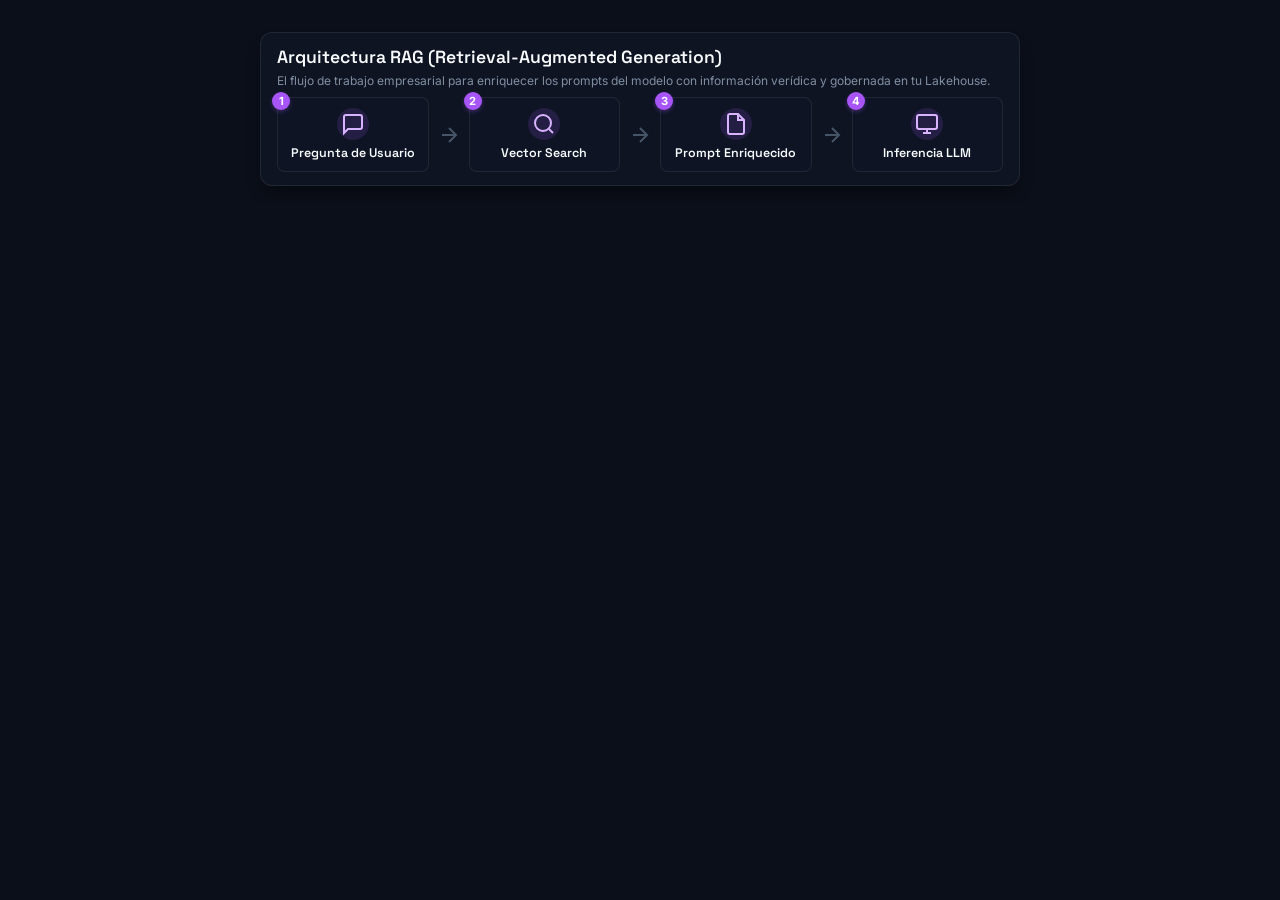
<file: Blog/figuras/figura3.html>
<!DOCTYPE html>
<html lang="es">
<head>
  <meta charset="UTF-8">
  <meta name="viewport" content="width=device-width, initial-scale=1.0">
  <title>Arquitectura RAG (Retrieval-Augmented Generation)</title>
  <style>
    @import url('https://fonts.googleapis.com/css2?family=Inter:wght@400;500;600;700&family=Space+Grotesk:wght@500;600;700&display=swap');
    :root {
      /* Dark mode forced by default for blog embedding */
      --bg-page: #0B0F19;
      --bg-card: rgba(17, 24, 39, 0.7);
      --text-heading: #F8FAFC;
      --text-body: #94A3B8;
      --accent-primary: #A855F7;
      --accent-secondary: #06B6D4;
      --border-color: rgba(255, 255, 255, 0.08);
      --border-radius: 12px;
      --shadow-sm: 0 4px 6px -1px rgba(0, 0, 0, 0.2);
      --shadow-md: 0 10px 15px -3px rgba(0, 0, 0, 0.4);
      --transition: all 0.3s cubic-bezier(0.4, 0, 0.2, 1);
      
      --badge-bg: var(--accent-secondary);
      --badge-color: #0B0F19;
      --step-bg: rgba(15, 23, 42, 0.4);
      --step-hover-bg: rgba(30, 41, 59, 0.5);
      --step-hover-shadow: 0 4px 15px rgba(168, 85, 247, 0.25);
      --step-icon-bg: rgba(168, 85, 247, 0.15);
      --step-icon-color: #D8B4FE;
      --arrow-color: #475569;
      --details-bg: rgba(15, 23, 42, 0.4);
    }

    html, body {
      margin: 0;
      padding: 1rem;
      box-sizing: border-box;
      overflow: hidden;
      height: auto;
      background-color: #0B0F19 !important;
      transition: var(--transition);
    }

    #figura-rag {
      font-family: 'Inter', -apple-system, BlinkMacSystemFont, sans-serif;
      color: var(--text-body);
      margin: 0;
      padding: 0;
      background-color: transparent !important;
      display: flex;
      align-items: center;
      justify-content: center;
      box-sizing: border-box;
      min-height: auto;
      width: 100%;
    }

    #figura-rag * {
      box-sizing: border-box;
    }
    #figura-rag .card {
      background-color: var(--bg-card);
      border: 1px solid var(--border-color);
      border-radius: var(--border-radius);
      padding: 0.8rem 1rem;
      box-shadow: var(--shadow-md);
      transition: var(--transition);
      width: 100%;
      max-width: 760px;
      margin: 0 auto;
      backdrop-filter: blur(12px);
    }
    #figura-rag .card-header {
      display: flex;
      flex-direction: column;
      gap: 0.15rem;
      margin-bottom: 0.3rem;
    }
    #figura-rag .badge {
      display: inline-block;
      align-self: flex-start;
      font-family: 'Space Grotesk', sans-serif;
      font-size: 0.7rem;
      font-weight: 700;
      letter-spacing: 0.1em;
      padding: 0.2rem 0.5rem;
      background-color: var(--badge-bg);
      color: var(--badge-color);
      border-radius: 4px;
    }
    #figura-rag .card-header h2 {
      font-family: 'Space Grotesk', sans-serif;
      font-size: 1.1rem;
      color: var(--text-heading);
      font-weight: 600;
      margin: 0;
    }
    #figura-rag .card-desc {
      font-size: 0.75rem;
      color: var(--text-body);
      margin-top: 0.1rem;
      margin-bottom: 0.6rem;
      opacity: 0.85;
    }
    #figura-rag .rag-pipeline {
      display: flex;
      justify-content: space-between;
      align-items: center;
      gap: 0.5rem;
      margin-bottom: 0;
      position: relative;
    }
    /* No mobile collapse */
    #figura-rag .rag-step {
      flex: 1;
      background-color: var(--step-bg);
      border: 1px solid var(--border-color);
      border-radius: 8px;
      padding: 0.6rem 0.4rem;
      text-align: center;
      display: flex;
      flex-direction: column;
      align-items: center;
      gap: 0.35rem;
      transition: var(--transition);
      position: relative;
    }
    #figura-rag .rag-step:hover {
      border-color: var(--accent-primary);
      transform: translateY(-2px);
      box-shadow: var(--step-hover-shadow);
      background-color: var(--step-hover-bg);
    }
    #figura-rag .step-num {
      position: absolute;
      top: -6px;
      left: -6px;
      width: 18px;
      height: 18px;
      border-radius: 50%;
      background-color: var(--accent-primary);
      color: white;
      font-size: 0.7rem;
      font-weight: 700;
      display: flex;
      align-items: center;
      justify-content: center;
      box-shadow: 0 2px 4px rgba(168, 85, 247, 0.3);
    }
    #figura-rag .step-icon {
      width: 32px;
      height: 32px;
      border-radius: 50%;
      background-color: var(--step-icon-bg);
      color: var(--step-icon-color);
      display: flex;
      align-items: center;
      justify-content: center;
      transition: var(--transition);
    }
    #figura-rag .rag-step:hover .step-icon {
      background-color: var(--accent-primary);
      color: white;
    }
    #figura-rag .rag-step h4 {
      font-family: 'Space Grotesk', sans-serif;
      font-size: 0.78rem;
      color: var(--text-heading);
      font-weight: 600;
      margin: 0;
    }
    #figura-rag .rag-step p {
      display: none;
    }
    #figura-rag .rag-arrow {
      color: var(--arrow-color);
      display: flex;
      align-items: center;
      justify-content: center;
    }
  </style>
</head>
<body>
<div id="figura-rag">
  <div class="card glass-card">
    <div class="card-header">
      <h2>Arquitectura RAG (Retrieval-Augmented Generation)</h2>
    </div>
    <p class="card-desc">El flujo de trabajo empresarial para enriquecer los prompts del modelo con información verídica y gobernada en tu Lakehouse.</p>

    <div class="rag-pipeline">
      <!-- Step 1 -->
      <div class="rag-step" data-step="1">
        <div class="step-num">1</div>
        <div class="step-icon">
          <svg viewBox="0 0 24 24" width="24" height="24" stroke="currentColor" stroke-width="2" fill="none"><path d="M21 15a2 2 0 0 1-2 2H7l-4 4V5a2 2 0 0 1 2-2h14a2 2 0 0 1 2 2z"/></svg>
        </div>
        <h4>Pregunta de Usuario</h4>
      </div>

      <div class="rag-arrow">
        <svg viewBox="0 0 24 24" width="24" height="24" stroke="currentColor" stroke-width="2" fill="none"><line x1="5" y1="12" x2="19" y2="12"/><polyline points="12 5 19 12 12 19"/></svg>
      </div>

      <!-- Step 2 -->
      <div class="rag-step" data-step="2">
        <div class="step-num">2</div>
        <div class="step-icon">
          <svg viewBox="0 0 24 24" width="24" height="24" stroke="currentColor" stroke-width="2" fill="none"><circle cx="11" cy="11" r="8"/><line x1="21" y1="21" x2="16.65" y2="16.65"/></svg>
        </div>
        <h4>Vector Search</h4>
      </div>

      <div class="rag-arrow">
        <svg viewBox="0 0 24 24" width="24" height="24" stroke="currentColor" stroke-width="2" fill="none"><line x1="5" y1="12" x2="19" y2="12"/><polyline points="12 5 19 12 12 19"/></svg>
      </div>

      <!-- Step 3 -->
      <div class="rag-step" data-step="3">
        <div class="step-num">3</div>
        <div class="step-icon">
          <svg viewBox="0 0 24 24" width="24" height="24" stroke="currentColor" stroke-width="2" fill="none"><path d="M14 2H6a2 2 0 0 0-2 2v16a2 2 0 0 0 2 2h12a2 2 0 0 0 2-2V8z"/><polyline points="14 2 14 8 20 8"/></svg>
        </div>
        <h4>Prompt Enriquecido</h4>
      </div>

      <div class="rag-arrow">
        <svg viewBox="0 0 24 24" width="24" height="24" stroke="currentColor" stroke-width="2" fill="none"><line x1="5" y1="12" x2="19" y2="12"/><polyline points="12 5 19 12 12 19"/></svg>
      </div>

      <!-- Step 4 -->
      <div class="rag-step" data-step="4">
        <div class="step-num">4</div>
        <div class="step-icon">
          <svg viewBox="0 0 24 24" width="24" height="24" stroke="currentColor" stroke-width="2" fill="none"><rect x="2" y="3" width="20" height="14" rx="2" ry="2"/><line x1="8" y1="21" x2="16" y2="21"/><line x1="12" y1="17" x2="12" y2="21"/></svg>
        </div>
        <h4>Inferencia LLM</h4>
      </div>
    </div>
  </div>
</div>
</body>
</html>
</file>
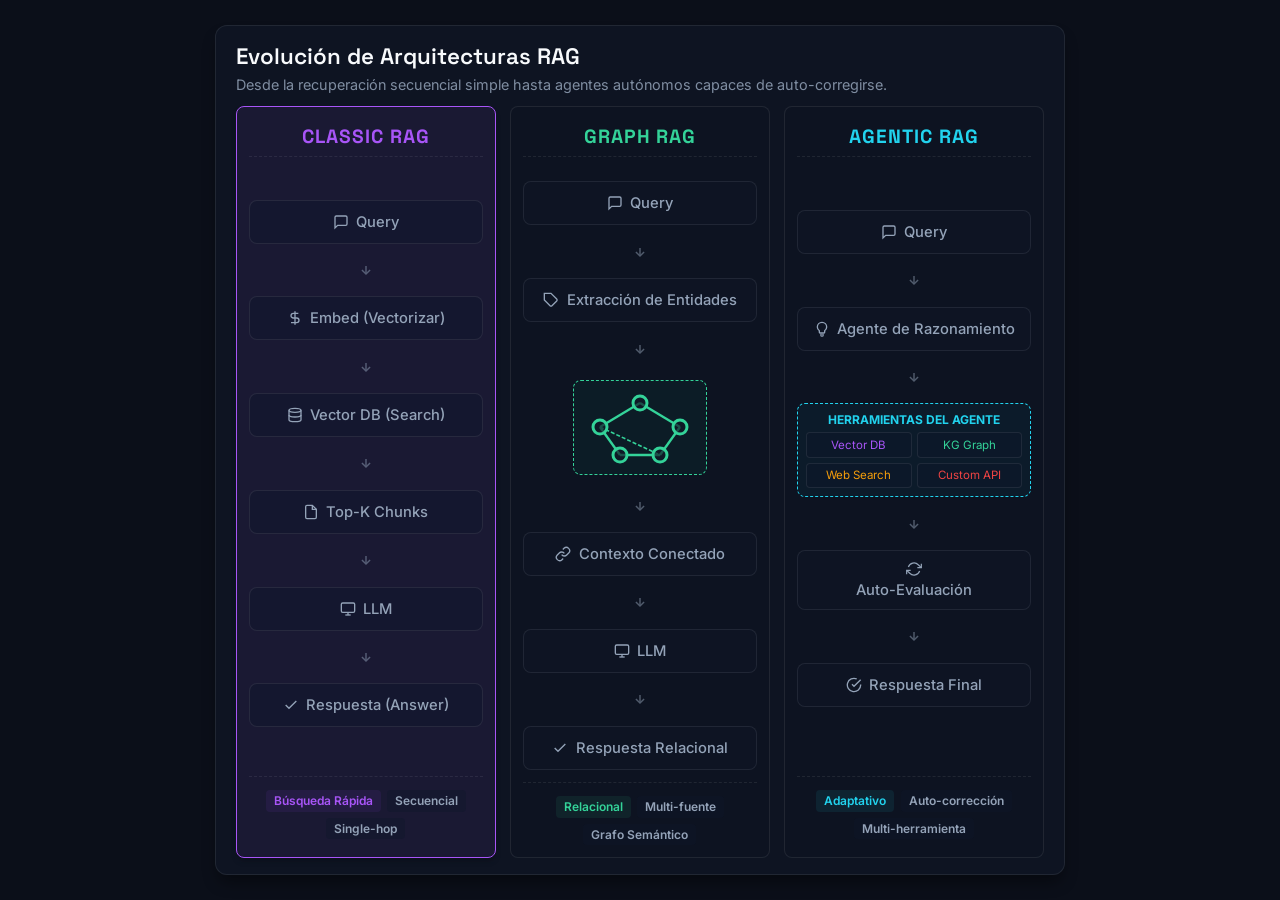
<file: Blog/figuras/figura4.html>
<!DOCTYPE html>
<html lang="es">
<head>
  <meta charset="UTF-8">
  <meta name="viewport" content="width=device-width, initial-scale=1.0">
  <title>Comparativa RAG: Classic, Graph y Agentic</title>
  <style>
    @import url('https://fonts.googleapis.com/css2?family=Inter:wght@400;500;600;700&family=Space+Grotesk:wght@500;600;700&display=swap');
    
    :root {
      /* Dark mode forced by default for blog embedding */
      --bg-page: #0B0F19;
      --bg-card: rgba(17, 24, 39, 0.7);
      --text-heading: #F8FAFC;
      --text-body: #94A3B8;
      --border-color: rgba(255, 255, 255, 0.08);
      --border-radius: 12px;
      --shadow-sm: 0 4px 6px -1px rgba(0, 0, 0, 0.2);
      --shadow-md: 0 10px 15px -3px rgba(0, 0, 0, 0.4);
      --transition: all 0.3s cubic-bezier(0.4, 0, 0.2, 1);
      
      --classic-primary: #A855F7;
      --classic-bg: rgba(168, 85, 247, 0.08);
      --classic-border: rgba(168, 85, 247, 0.2);
      
      --graph-primary: #34D399;
      --graph-bg: rgba(52, 211, 153, 0.08);
      --graph-border: rgba(52, 211, 153, 0.2);
      
      --agentic-primary: #22D3EE;
      --agentic-bg: rgba(34, 211, 238, 0.08);
      --agentic-border: rgba(34, 211, 238, 0.2);

      --step-bg: rgba(15, 23, 42, 0.4);
      --details-bg: rgba(15, 23, 42, 0.4);
    }

    html, body {
      margin: 0;
      padding: 0;
      overflow: hidden;
      height: 100%;
      background-color: #0B0F19 !important;
      transition: var(--transition);
    }

    #figura-comparativa {
      font-family: 'Inter', -apple-system, BlinkMacSystemFont, sans-serif;
      color: var(--text-body);
      margin: 0;
      padding: 0;
      background-color: #0B0F19 !important;
      display: flex;
      align-items: center;
      justify-content: center;
      box-sizing: border-box;
      min-height: 100vh;
    }

    #figura-comparativa * {
      box-sizing: border-box;
    }

    .card {
      background-color: var(--bg-card);
      border: 1px solid var(--border-color);
      border-radius: var(--border-radius);
      padding: 1rem 1.25rem;
      box-shadow: var(--shadow-md);
      transition: var(--transition);
      width: 100%;
      max-width: 850px;
      backdrop-filter: blur(12px);
      display: flex;
      flex-direction: column;
      height: calc(100vh - 1rem);
      max-height: 850px;
    }

    .card-header {
      display: flex;
      flex-direction: column;
      gap: 0.3rem;
      margin-bottom: 0.8rem;
    }

    .card-header h2 {
      font-family: 'Space Grotesk', sans-serif;
      font-size: 1.4rem;
      color: var(--text-heading);
      font-weight: 600;
      margin: 0;
    }

    .card-desc {
      font-size: 0.9rem;
      color: var(--text-body);
      margin: 0;
      opacity: 0.85;
    }

    /* No tabs style needed */

    /* Grid Columns */
    .columns-grid {
      display: grid;
      grid-template-columns: 1fr 1fr 1fr;
      gap: 0.9rem;
      flex-grow: 1;
      min-height: 0; /* allows children to overflow scroll if needed */
    }

    .comp-column {
      border: 1px solid var(--border-color);
      border-radius: 8px;
      padding: 1.1rem 0.75rem;
      display: flex;
      flex-direction: column;
      background-color: rgba(30, 41, 59, 0.01);
      transition: var(--transition);
      cursor: pointer;
      min-height: 0;
    }

    .comp-column.active, .comp-column:hover {
      box-shadow: var(--shadow-sm);
    }

    .comp-column[data-type="classic"].active, .comp-column[data-type="classic"]:hover {
      border-color: var(--classic-primary);
      background-color: var(--classic-bg);
    }

    .comp-column[data-type="graph"].active, .comp-column[data-type="graph"]:hover {
      border-color: var(--graph-primary);
      background-color: var(--graph-bg);
    }

    .comp-column[data-type="agentic"].active, .comp-column[data-type="agentic"]:hover {
      border-color: var(--agentic-primary);
      background-color: var(--agentic-bg);
    }

    .column-header {
      text-align: center;
      margin-bottom: 0.75rem;
      padding-bottom: 0.4rem;
      border-bottom: 1px dashed var(--border-color);
    }

    .column-header h3 {
      font-family: 'Space Grotesk', sans-serif;
      font-size: 1.2rem;
      font-weight: 700;
      margin: 0;
      text-transform: uppercase;
      letter-spacing: 0.05em;
    }

    .comp-column[data-type="classic"] .column-header h3 { color: var(--classic-primary); }
    .comp-column[data-type="graph"] .column-header h3 { color: var(--graph-primary); }
    .comp-column[data-type="agentic"] .column-header h3 { color: var(--agentic-primary); }

    /* Flow diagram representation */
    .flow-diagram {
      display: flex;
      flex-direction: column;
      align-items: center;
      gap: 0.9rem;
      margin: auto 0;
      padding: 0.8rem 0;
    }

    .flow-node {
      width: 100%;
      background: var(--step-bg);
      border: 1px solid var(--border-color);
      border-radius: 8px;
      padding: 0.75rem 0.5rem;
      text-align: center;
      display: flex;
      align-items: center;
      justify-content: center;
      gap: 0.45rem;
      font-size: 0.92rem;
      font-weight: 500;
      transition: var(--transition);
    }

    .flow-node svg {
      flex-shrink: 0;
      width: 16px;
      height: 16px;
    }

    .flow-arrow {
      height: 24px;
      display: flex;
      align-items: center;
      justify-content: center;
      color: var(--text-body);
      opacity: 0.5;
    }
    
    .flow-arrow svg {
      width: 14px;
      height: 14px;
      transform: rotate(90deg);
    }

    /* Highlighting node types based on columns */
    .comp-column[data-type="classic"] .flow-node.highlighted {
      background: var(--classic-primary);
      color: #FFFFFF;
      border-color: var(--classic-primary);
    }
    .comp-column[data-type="graph"] .flow-node.highlighted {
      background: var(--graph-primary);
      color: #FFFFFF;
      border-color: var(--graph-primary);
    }
    .comp-column[data-type="agentic"] .flow-node.highlighted {
      background: var(--agentic-primary);
      color: #FFFFFF;
      border-color: var(--agentic-primary);
    }

    /* Special knowledge graph container node */
    .kg-sub-diagram {
      display: flex;
      align-items: center;
      justify-content: center;
      padding: 0.4rem;
      border: 1px dashed var(--graph-primary);
      border-radius: 8px;
      background: rgba(16, 185, 129, 0.05);
      margin: 0.3rem 0;
    }
    .kg-sub-diagram svg {
      width: 120px;
      height: 80px;
    }

    /* Special agent stack container node */
    .agent-stack-diagram {
      border: 1px dashed var(--agentic-primary);
      border-radius: 8px;
      padding: 0.5rem;
      width: 100%;
      background: rgba(6, 182, 212, 0.05);
      display: flex;
      flex-direction: column;
      gap: 0.3rem;
    }
    .agent-stack-title {
      font-size: 0.75rem;
      text-align: center;
      font-weight: 700;
      color: var(--agentic-primary);
      text-transform: uppercase;
    }
    .agent-stack-grid {
      display: grid;
      grid-template-columns: 1fr 1fr;
      gap: 0.3rem;
    }
    .agent-sub-node {
      font-size: 0.72rem;
      padding: 0.3rem;
      background: var(--step-bg);
      border: 1px solid var(--border-color);
      border-radius: 4px;
      text-align: center;
    }

    /* Self evaluation loop styles */
    .loop-node {
      border-radius: 50%;
      border: 1px dashed var(--agentic-primary);
      width: 48px;
      height: 48px;
      display: flex;
      align-items: center;
      justify-content: center;
      position: relative;
      animation: spin 8s linear infinite;
    }
    .loop-text {
      position: absolute;
      font-size: 0.75rem;
      font-weight: bold;
      color: var(--agentic-primary);
    }
    @keyframes spin {
      100% { transform: rotate(360deg); }
    }

    /* Column Summary tags */
    .summary-tags {
      margin-top: auto;
      padding-top: 0.8rem;
      border-top: 1px dashed var(--border-color);
      display: flex;
      flex-wrap: wrap;
      gap: 0.4rem;
      justify-content: center;
    }

    .tag {
      font-size: 0.75rem;
      padding: 0.2rem 0.5rem;
      border-radius: 4px;
      font-weight: 600;
      background: var(--step-bg);
      color: var(--text-body);
    }

    .comp-column[data-type="classic"] .tag.primary-tag { background: var(--classic-bg); color: var(--classic-primary); }
    .comp-column[data-type="graph"] .tag.primary-tag { background: var(--graph-bg); color: var(--graph-primary); }
    .comp-column[data-type="agentic"] .tag.primary-tag { background: var(--agentic-bg); color: var(--agentic-primary); }

    /* Responsive adjustments */
    /* No mobile collapse */
  </style>
</head>
<body>
<div id="figura-comparativa">
  <div class="card glass-card">
    <div class="card-header">
      <h2>Evolución de Arquitecturas RAG</h2>
      <p class="card-desc">Desde la recuperación secuencial simple hasta agentes autónomos capaces de auto-corregirse.</p>
    </div>

    <!-- No Mobile Tab Selector -->

    <div class="columns-grid">
      <!-- COLUMN 1: CLASSIC RAG -->
      <div class="comp-column active" data-type="classic" id="col-classic">
        <div class="column-header">
          <h3>Classic RAG</h3>
        </div>
        
        <div class="flow-diagram">
          <!-- Node 1 -->
          <div class="flow-node">
            <svg viewBox="0 0 24 24" stroke="currentColor" stroke-width="2" fill="none"><path d="M21 15a2 2 0 0 1-2 2H7l-4 4V5a2 2 0 0 1 2-2h14a2 2 0 0 1 2 2z"/></svg>
            Query
          </div>
          <div class="flow-arrow">
            <svg viewBox="0 0 24 24" stroke="currentColor" stroke-width="2.5" fill="none"><line x1="5" y1="12" x2="19" y2="12"/><polyline points="12 5 19 12 12 19"/></svg>
          </div>
          <!-- Node 2 -->
          <div class="flow-node">
            <svg viewBox="0 0 24 24" stroke="currentColor" stroke-width="2" fill="none"><path d="M12 2v20M17 5H9.5a3.5 3.5 0 0 0 0 7h5a3.5 3.5 0 0 1 0 7H6"/></svg>
            Embed (Vectorizar)
          </div>
          <div class="flow-arrow">
            <svg viewBox="0 0 24 24" stroke="currentColor" stroke-width="2.5" fill="none"><line x1="5" y1="12" x2="19" y2="12"/><polyline points="12 5 19 12 12 19"/></svg>
          </div>
          <!-- Node 3 -->
          <div class="flow-node">
            <svg viewBox="0 0 24 24" stroke="currentColor" stroke-width="2" fill="none"><ellipse cx="12" cy="5" rx="9" ry="3"/><path d="M3 5v14c0 1.66 4 3 9 3s9-1.34 9-3V5"/><path d="M3 12c0 1.66 4 3 9 3s9-1.34 9-3"/></svg>
            Vector DB (Search)
          </div>
          <div class="flow-arrow">
            <svg viewBox="0 0 24 24" stroke="currentColor" stroke-width="2.5" fill="none"><line x1="5" y1="12" x2="19" y2="12"/><polyline points="12 5 19 12 12 19"/></svg>
          </div>
          <!-- Node 4 -->
          <div class="flow-node">
            <svg viewBox="0 0 24 24" stroke="currentColor" stroke-width="2" fill="none"><path d="M14 2H6a2 2 0 0 0-2 2v16a2 2 0 0 0 2 2h12a2 2 0 0 0 2-2V8z"/><polyline points="14 2 14 8 20 8"/></svg>
            Top-K Chunks
          </div>
          <div class="flow-arrow">
            <svg viewBox="0 0 24 24" stroke="currentColor" stroke-width="2.5" fill="none"><line x1="5" y1="12" x2="19" y2="12"/><polyline points="12 5 19 12 12 19"/></svg>
          </div>
          <!-- Node 5 -->
          <div class="flow-node">
            <svg viewBox="0 0 24 24" stroke="currentColor" stroke-width="2" fill="none"><rect x="2" y="3" width="20" height="14" rx="2" ry="2"/><line x1="8" y1="21" x2="16" y2="21"/><line x1="12" y1="17" x2="12" y2="21"/></svg>
            LLM
          </div>
          <div class="flow-arrow">
            <svg viewBox="0 0 24 24" stroke="currentColor" stroke-width="2.5" fill="none"><line x1="5" y1="12" x2="19" y2="12"/><polyline points="12 5 19 12 12 19"/></svg>
          </div>
          <!-- Node 6 -->
          <div class="flow-node">
            <svg viewBox="0 0 24 24" stroke="currentColor" stroke-width="2" fill="none"><polyline points="20 6 9 17 4 12"/></svg>
            Respuesta (Answer)
          </div>
        </div>

        <div class="summary-tags">
          <span class="tag primary-tag">Búsqueda Rápida</span>
          <span class="tag">Secuencial</span>
          <span class="tag">Single-hop</span>
        </div>
      </div>

      <!-- COLUMN 2: GRAPH RAG -->
      <div class="comp-column" data-type="graph" id="col-graph">
        <div class="column-header">
          <h3>Graph RAG</h3>
        </div>
        
        <div class="flow-diagram">
          <!-- Node 1 -->
          <div class="flow-node">
            <svg viewBox="0 0 24 24" stroke="currentColor" stroke-width="2" fill="none"><path d="M21 15a2 2 0 0 1-2 2H7l-4 4V5a2 2 0 0 1 2-2h14a2 2 0 0 1 2 2z"/></svg>
            Query
          </div>
          <div class="flow-arrow">
            <svg viewBox="0 0 24 24" stroke="currentColor" stroke-width="2.5" fill="none"><line x1="5" y1="12" x2="19" y2="12"/><polyline points="12 5 19 12 12 19"/></svg>
          </div>
          <!-- Node 2 -->
          <div class="flow-node">
            <svg viewBox="0 0 24 24" stroke="currentColor" stroke-width="2" fill="none"><path d="M20.59 13.41l-7.17 7.17a2 2 0 0 1-2.83 0L2 12V2h10l8.59 8.59a2 2 0 0 1 0 2.82z"/><line x1="7" y1="7" x2="7.01" y2="7"/></svg>
            Extracción de Entidades
          </div>
          <div class="flow-arrow">
            <svg viewBox="0 0 24 24" stroke="currentColor" stroke-width="2.5" fill="none"><line x1="5" y1="12" x2="19" y2="12"/><polyline points="12 5 19 12 12 19"/></svg>
          </div>
          
          <!-- Knowledge Graph Drawing -->
          <div class="kg-sub-diagram">
            <svg viewBox="0 0 60 40">
              <!-- Edges -->
              <line x1="10" y1="20" x2="30" y2="8" stroke="var(--graph-primary)" stroke-width="1.2" />
              <line x1="30" y1="8" x2="50" y2="20" stroke="var(--graph-primary)" stroke-width="1.2" />
              <line x1="10" y1="20" x2="20" y2="34" stroke="var(--graph-primary)" stroke-width="1.2" />
              <line x1="50" y1="20" x2="40" y2="34" stroke="var(--graph-primary)" stroke-width="1.2" />
              <line x1="20" y1="34" x2="40" y2="34" stroke="var(--graph-primary)" stroke-width="1.2" />
              <line x1="10" y1="20" x2="40" y2="34" stroke="var(--graph-primary)" stroke-width="0.8" stroke-dasharray="2 1" />
              <!-- Nodes -->
              <circle cx="10" cy="20" r="3.5" fill="var(--bg-card)" stroke="var(--graph-primary)" stroke-width="1.5" />
              <circle cx="30" cy="8" r="3.5" fill="var(--bg-card)" stroke="var(--graph-primary)" stroke-width="1.5" />
              <circle cx="50" cy="20" r="3.5" fill="var(--bg-card)" stroke="var(--graph-primary)" stroke-width="1.5" />
              <circle cx="20" cy="34" r="3.5" fill="var(--bg-card)" stroke="var(--graph-primary)" stroke-width="1.5" />
              <circle cx="40" cy="34" r="3.5" fill="var(--bg-card)" stroke="var(--graph-primary)" stroke-width="1.5" />
            </svg>
          </div>
          <div class="flow-arrow">
            <svg viewBox="0 0 24 24" stroke="currentColor" stroke-width="2.5" fill="none"><line x1="5" y1="12" x2="19" y2="12"/><polyline points="12 5 19 12 12 19"/></svg>
          </div>

          <!-- Node 3 -->
          <div class="flow-node">
            <svg viewBox="0 0 24 24" stroke="currentColor" stroke-width="2" fill="none"><path d="M10 13a5 5 0 0 0 7.54.54l3-3a5 5 0 0 0-7.07-7.07l-1.72 1.71"/><path d="M14 11a5 5 0 0 0-7.54-.54l-3 3a5 5 0 0 0 7.07 7.07l1.71-1.71"/></svg>
            Contexto Conectado
          </div>
          <div class="flow-arrow">
            <svg viewBox="0 0 24 24" stroke="currentColor" stroke-width="2.5" fill="none"><line x1="5" y1="12" x2="19" y2="12"/><polyline points="12 5 19 12 12 19"/></svg>
          </div>
          <!-- Node 4 -->
          <div class="flow-node">
            <svg viewBox="0 0 24 24" stroke="currentColor" stroke-width="2" fill="none"><rect x="2" y="3" width="20" height="14" rx="2" ry="2"/><line x1="8" y1="21" x2="16" y2="21"/><line x1="12" y1="17" x2="12" y2="21"/></svg>
            LLM
          </div>
          <div class="flow-arrow">
            <svg viewBox="0 0 24 24" stroke="currentColor" stroke-width="2.5" fill="none"><line x1="5" y1="12" x2="19" y2="12"/><polyline points="12 5 19 12 12 19"/></svg>
          </div>
          <!-- Node 5 -->
          <div class="flow-node">
            <svg viewBox="0 0 24 24" stroke="currentColor" stroke-width="2" fill="none"><polyline points="20 6 9 17 4 12"/></svg>
            Respuesta Relacional
          </div>
        </div>

        <div class="summary-tags">
          <span class="tag primary-tag">Relacional</span>
          <span class="tag">Multi-fuente</span>
          <span class="tag">Grafo Semántico</span>
        </div>
      </div>

      <!-- COLUMN 3: AGENTIC RAG -->
      <div class="comp-column" data-type="agentic" id="col-agentic">
        <div class="column-header">
          <h3>Agentic RAG</h3>
        </div>
        
        <div class="flow-diagram">
          <!-- Node 1 -->
          <div class="flow-node">
            <svg viewBox="0 0 24 24" stroke="currentColor" stroke-width="2" fill="none"><path d="M21 15a2 2 0 0 1-2 2H7l-4 4V5a2 2 0 0 1 2-2h14a2 2 0 0 1 2 2z"/></svg>
            Query
          </div>
          <div class="flow-arrow">
            <svg viewBox="0 0 24 24" stroke="currentColor" stroke-width="2.5" fill="none"><line x1="5" y1="12" x2="19" y2="12"/><polyline points="12 5 19 12 12 19"/></svg>
          </div>
          <!-- Node 2: Reasoning Agent -->
          <div class="flow-node">
            <svg viewBox="0 0 24 24" stroke="currentColor" stroke-width="2" fill="none"><path d="M12 2a7 7 0 0 1 7 7c0 2.38-1.19 4.47-3 5.74V17a1 1 0 0 1-1 1H9a1 1 0 0 1-1-1v-2.26C6.19 13.47 5 11.38 5 9a7 7 0 0 1 7-7z"/><line x1="9" y1="21" x2="15" y2="21"/><line x1="10" y1="24" x2="14" y2="24"/></svg>
            Agente de Razonamiento
          </div>
          <div class="flow-arrow">
            <svg viewBox="0 0 24 24" stroke="currentColor" stroke-width="2.5" fill="none"><line x1="5" y1="12" x2="19" y2="12"/><polyline points="12 5 19 12 12 19"/></svg>
          </div>

          <!-- Tools Stack Grid -->
          <div class="agent-stack-diagram">
            <div class="agent-stack-title">Herramientas del Agente</div>
            <div class="agent-stack-grid">
              <div class="agent-sub-node" style="color: var(--classic-primary)">Vector DB</div>
              <div class="agent-sub-node" style="color: var(--graph-primary)">KG Graph</div>
              <div class="agent-sub-node" style="color: #F59E0B">Web Search</div>
              <div class="agent-sub-node" style="color: #EF4444">Custom API</div>
            </div>
          </div>

          <div class="flow-arrow">
            <svg viewBox="0 0 24 24" stroke="currentColor" stroke-width="2.5" fill="none"><line x1="5" y1="12" x2="19" y2="12"/><polyline points="12 5 19 12 12 19"/></svg>
          </div>

          <!-- Circular Loop and evaluation -->
          <div class="flow-node" style="flex-direction: column; gap: 0.3rem; padding: 0.6rem;">
            <svg viewBox="0 0 24 24" width="32" height="32" stroke="currentColor" stroke-width="1.8" fill="none"><path d="M23 4v6h-6"/><path d="M1 20v-6h6"/><path d="M3.51 9a9 9 0 0 1 14.85-3.36L23 10M1 14l4.64 4.36A9 9 0 0 0 20.49 15"/></svg>
            Auto-Evaluación
          </div>
          <div class="flow-arrow">
            <svg viewBox="0 0 24 24" stroke="currentColor" stroke-width="2.5" fill="none"><line x1="5" y1="12" x2="19" y2="12"/><polyline points="12 5 19 12 12 19"/></svg>
          </div>
          <!-- Final Node -->
          <div class="flow-node">
            <svg viewBox="0 0 24 24" stroke="currentColor" stroke-width="2" fill="none"><path d="M22 11.08V12a10 10 0 1 1-5.93-9.14"/><polyline points="22 4 12 14.01 9 11.01"/></svg>
            Respuesta Final
          </div>
        </div>

        <div class="summary-tags">
          <span class="tag primary-tag">Adaptativo</span>
          <span class="tag">Auto-corrección</span>
          <span class="tag">Multi-herramienta</span>
        </div>
      </div>
    </div>
  </div>
</div>

<script>
(function() {
  const container = document.getElementById('figura-comparativa');
  if (!container) return;

  const columns = container.querySelectorAll('.comp-column');

  function activateCategory(type) {
    columns.forEach(col => {
      col.classList.remove('active');
      if (col.getAttribute('data-type') === type) {
        col.classList.add('active');
      }
    });
  }

  activateCategory('classic');

  columns.forEach(col => {
    const type = col.getAttribute('data-type');
    
    col.addEventListener('mouseenter', () => {
      activateCategory(type);
    });

    col.addEventListener('click', () => {
      activateCategory(type);
    });
  });
})();
</script>
</body>
</html>
</file>
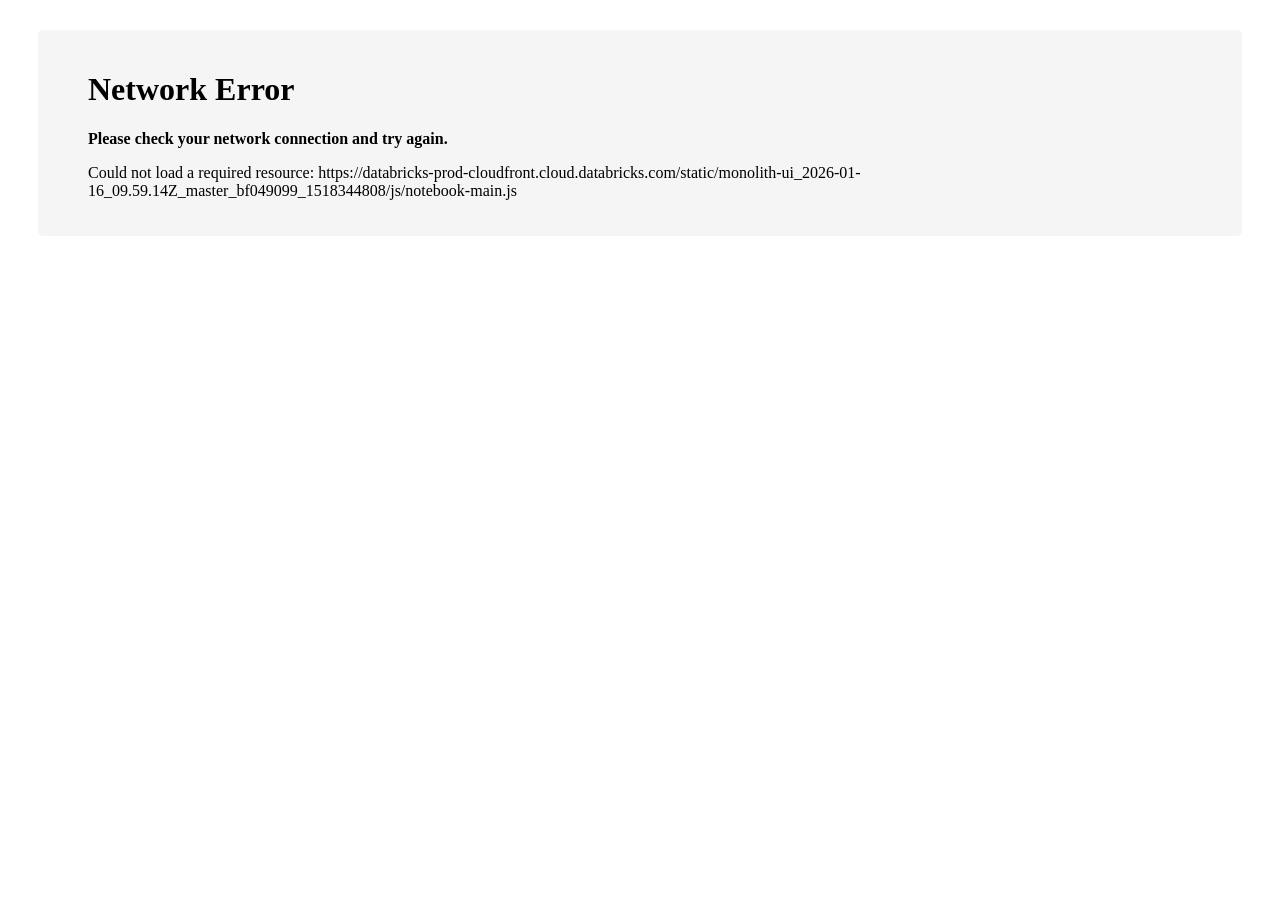
<file: Guias_Estudio/Study-Guide-Repo/Chapter 2/Orielly -Chapter 2-Multi-Agent Workflow with LangChain & OpenAI.html>
<!DOCTYPE html>
<html>
<head>
  <meta name="databricks-html-version" content="1">
<title>Orielly -Chapter 2-Multi-Agent Workflow with LangChain &amp; OpenAI - Databricks</title>

<meta charset="utf-8">
<meta name="google" content="notranslate">
<meta name="robots" content="nofollow, noindex">
<meta http-equiv="Content-Language" content="en">
<meta http-equiv="Content-Type" content="text/html; charset=UTF8">

<link rel="stylesheet" type="text/css" href="https://databricks-prod-cloudfront.cloud.databricks.com/static/monolith-ui_2026-01-16_09.59.14Z_master_bf049099_1518344808/css/notebook-main.css">
<link rel="icon" type="image/png" href="https://databricks-prod-cloudfront.cloud.databricks.com/static/monolith-ui_2026-01-16_09.59.14Z_master_bf049099_1518344808/login/favicon.ico"/>
<script>window.__STATIC_SETTINGS__ = {"databricks.manager.enforceUserIsolation":true,"enablePasswordAclsForTier":true,"enableDbfsFileBrowser":true,"enableSshKeyUI":false,"defaultStandardMaxVCpus":32,"enableLineageUI":true,"enableProjectsAllowList":false,"enableClusterMetricsUI":true,"enableNewClusterReduxFormUI":false,"quotaReducedStandardMode":false,"allowWhitelistedIframeDomains":true,"enableServicePrincipalClusters":false,"devTierName":"Community Edition","enableReposByDefault":true,"databricks.fe.enableVegaLiteDebugMode":false,"enableNotebookTemplateImport":true,"shardName":"az-centralus-c2","enableReservoirTableUI":true,"databricks.fe.enableClusterCreateDefaultToFirstPolicy":false,"dbcForumURL":"http://forums.databricks.com/","enableAutorestart":false,"enable-X-Frame-Options":true,"enableClusterOAuthField":false,"enableGp3":true,"defaultPythonVersion":3,"sandboxForSandboxFrame":"allow-scripts allow-popups allow-popups-to-escape-sandbox allow-forms allow-same-origin allow-downloads","requireSpecialCharacterInDefaultPassword":true,"maxCustomTags":43,"databricks.fe.minAutoStopClassicSetInAPI":10,"jobNotebookDirectory":"__databricks_jobs_tmp","dbfsCommandResultServiceWriteResultMaxRetries":2,"enableMimeBundleResultRendering":true,"dbfsCommandResultServiceWriteResultTimeoutMillis":30000,"rStudioUserDefaultHomeBase":"/home","experiments":{"enableWorkspaceTour":false,"enableHomepagePrescriptiveQuickstart":false,"showAddTeammatesButton":false,"enableOnboardingModal":true},"forceAutorestart":false,"userCanUseDatabricksWorkspace":true,"enableClusterAcls":true,"serverlessClusterProductName":"High Concurrency","showS3TableImportOption":false,"defaultPerformanceMultipliersForDbr":{"AllPurpose":1,"JobsLight":1,"ServerlessRealTimeInference":1,"Jobs":1,"SQL":1},"redirectBrowserOnWorkspaceSelection":true,"maxEbsVolumesPerInstance":28,"enableWorkflowsInDBSQL":false,"enableLakehousesAclsUi":true,"isDbAdmin":false,"enableRStudioUI":true,"isAdmin":true,"isCloudlessWorkspace":false,"deltaProcessingBatchSize":1000,"timerUpdateQueueLength":100,"showH3Hint":true,"databricks.fe.sqlgateway.endpointOwnerAclEnabled":true,"enableLargeResultDownload":true,"enableSparkAdvisor":true,"jobsSqlEnableFetchEntityNameWithBatchSize":6,"zoneInfos":[],"enableFileArrivalTriggers":true,"enableCustomSpotPricingUIByTier":true,"serverlessClustersEnabled":true,"enableWorkspaceBrowserSorting":true,"enablePolicyFamilyBackend":true,"enableSentryLogging":false,"enableProjectTypeInWorkspace":true,"disallowUrlImportExceptFromDocs":false,"deprecateContentSpacer":true,"defaultPerformanceMultipliersForPhoton":{"AllPurpose":2.0,"JobsLight":1,"ServerlessRealTimeInference":1,"Jobs":2.5,"SQL":1},"enableGlobalInitScriptsUi":true,"enableFeatureStoreUnityCatalogIntegration":true,"enableFolderSourceExport":true,"enablePresignedUrlDirectUploads":false,"enableSqlConfigurationParametersUI":true,"enableGravitonUi":true,"enableAutorestartPanel":false,"databricks.fe.enableJobsObservabilityUI":true,"databricks.fe.history.queryProfile.enableFusedSubGraphs":true,"userCanUseSqlService":true,"databricks.fe.enableChartAggregationDisabling":true,"enableSingleLogout":false,"enableDeprecatedGlobalInitScripts":false,"enablePublishNotebooks":false,"databricks.fe.enableMakingCEUpgradeRequest":false,"enableUploadDataUis":true,"enableDataMarketplace":false,"browserLogSamplingRateModulo":10,"createTableInNotebookS3Link":{"url":"https://docs.databricks.com/_static/notebooks/data-import/s3.html.template","displayName":"S3","workspaceFileName":"S3 Example"},"enableClusterPinningUI":true,"enableJobAclsConfig":true,"databricks.fe.notebookAutocompleteCacheDebounce":1000,"projectsAllowListPermissions":"ALL_REPOS","enableJobsListMostRecentRunColumn":false,"enableFullTextSearch":false,"enableElasticSparkUI":true,"enableHeapAnalytics":false,"storeInteractiveNotebookResultsInCustomerAccount":false,"clusters":true,"enableJawsMFE":true,"enableWorkspaceExperiments":true,"customerApprovedWSLoginExpirationTime":"","databricks.fe.enableReactNotebookUpdateBatching":true,"enableAzureToolbar":true,"databricks.fe.enablePipelinesUnityCatalogSelection":true,"fileStoreBase":"FileStore","enableDataExplorerInWebapp":true,"enableUserStatusColumn":true,"enableDisplayHtmlByFileStoreUrl":true,"requireAttachPermissionToRunCommand":false,"enableFolderSourceImport":true,"databricks.fe.clearTitleKS":false,"enableTableAclsConfig":false,"enableWorkspaceFilesystem":true,"disableFeedback":false,"graphqlLatestJobRunPollInterval":3000,"sqlAnalyticsClusterSizeToPricingUnits":{"db.xxsmall":4.0,"db.xlarge":80.0,"db.xsmall":6.0,"db.2xlarge":144.0,"db.5xlarge":1042.0,"db.small":12.0,"db.3xlarge":272.0,"db.medium":24.0,"db.4xlarge":528.0,"db.large":40.0},"enableCompletedRunsTableAutogenQuery":true,"enableDbtTask":true,"databricks.fe.logAutocompleteWarning":true,"jobDefaultMinWorkers":2,"checkBeforeAddingAadUser":true,"databricks.billing.genericServerlessComputeDbuMap":"","enableResetPassword":true,"disableClusterIamRoleOptionality":false,"maxClusterTagValueLength":256,"jobsSqlEnableFetchEndpointWithBatchSize":6,"databricks.fe.jobsReposDocsURL":"","enableJobsSparkUpgrade":true,"createTableInNotebookDBFSLink":{"url":"https://docs.databricks.com/_static/notebooks/data-import/dbfs.html.template","displayName":"DBFS","workspaceFileName":"DBFS Example"},"perClusterAutoterminationEnabled":true,"instancePoolsEnabled":true,"graphqlJobScheduleBackgroundListPollInterval":0,"enableNotebookCommandNumbers":true,"measureRoundTripTimes":true,"singleNodeClustersEnabled":true,"maxGraphqlJobListQueryTries":3,"enableInstancePoolPermissionsUi":true,"allowStyleInSanitizedHtml":false,"autorestartMaintenanceWindow":"0 0 * * 0","enableTableAclsByTier":true,"enableJobsGetAPI21":true,"hipaaUi":false,"enableLanguagePanel":true,"enablePeriodicTrigger":true,"enableRestrictedClusterCreation":false,"disablePersonalAccessTokenForAccount":false,"databricks.manager.enableAzureSpotVM":true,"enableClusterAutoScaling":true,"enableJobsListUIRewrite":true,"enableLibraryAndInitScriptOnSharedClustersToggle":false,"databricks.fe.enableWsfsPythonTaskModal":true,"enableUserVisibleDefaultTags":true,"defaultNumWorkers":8,"databricks.fe.mergeConflictEditorAutoSavePeriod":30000,"databricks.fe.fixSelectMenuPositionWhenPortalTargetSet":true,"serverContinuationTimeoutMillis":10000,"enablePersonalVMPolicyForAllUsers":true,"enableJawsClusterReuse":true,"driverStderrFilePrefix":"stderr","enableJawsMFEShadowDOM":true,"databricks.fe.enableMergedImportModal":true,"roundTripReportTimeoutMs":60000,"honorControlCharacterInHtmlResult":true,"databricks.fe.uc.enableJobClusterSingleUserDefaultForUcGA":true,"useDuboisNotifications":true,"upgradeURLForBanner":"","enablePartnerHub":true,"accountsOwnerUrl":"https://accounts.azuredatabricks.net/?autoLogin=true&account_id=fbaa4b4a-a5b2-4a9a-b4b6-7021c66d5b2d","jobDefaultNumWorkers":8,"driverStdoutFilePrefix":"stdout","isMlflowNestedRunDeletionEnabled":true,"databricksDocsBaseHostname":"docs.microsoft.com/azure/databricks","jawsMFEPrefetchDelay":30000,"enableNotebookMonacoByDefault":true,"enableMultiLevelSchemaBrowser":true,"tableFilesBaseFolder":"/tables","sparkHistoryServerEnabled":true,"enableEBSVolumesUI":true,"databricks.fe.minAutoStopServerlessSetInUI":5,"maxWorkspaceFileEditSizeMb":10,"jobsRunAsPrincipalEnabled":true,"cellOperationBufferCapacity":100,"minDaysSinceDeletedToPurge":30,"homePageWelcomeMessage":"","dbfsCommandResultUiFetchTimeoutMillis":15000,"metastoreServiceRowLimit":1000000,"defaultStandardMinVCpus":8,"databricks.fe.enableIgnorePhotonOnByDefaultWhenUsingPolicies":true,"enableIPythonImportExport":true,"enable-X-Content-Type-Options":true,"enableJawsObservabilityUI":false,"enableSpotFleetPoolUi":false,"enableClusterTagsUI":true,"branch":"webapp_2026-01-10_05.58.33Z_master_19d24fb9_1223682884","enableSparkEnvironmentVariables":true,"enableX509Authentication":false,"useAADLogin":true,"enableByocUi":false,"enableStructuredStreamingNbOptimizations":true,"centralizedLoginEnabled":true,"local":false,"enableServerlessJobsUI":false,"enableClusterAutoScalingForJobs":true,"enableStrongPassword":false,"showReleaseNote":false,"displayDefaultContainerMemoryGB":30,"enableSsoSupportConfig":true,"enableAzureSpotVM":true,"broadenedEditPermission":false,"databricks.fe.notebookSqlErrorMark":true,"databricks.fe.enableWebhookDestinationsForAdminConsole":true,"maxDbtCommands":10,"workspaceLaunchTimestamp":1739050749000,"commandResultFetchWrapperDurationBeforeDisplayingFetchingStatusMillis":1000,"getMaxTokenLifetimeDays":730,"enableSQLEndpointInNotebook":true,"enableUcInPartnerConnect":true,"enableEphemeralRunsUpdate":false,"aclRequestBatchSize":100,"enableDatabricksAutologgingAdminConf":true,"workspaceFilesystemMaxFileSizeMb":500,"generateImplicitDf":true,"databricks.fe.enableGcpServiceAccount":true,"enableNewNotebookScheduleQueryByPathLimit":20,"deploymentMode":"production","useSpotForWorkers":true,"statusIOURL":"https://status.azuredatabricks.net/","removePasswordInAccountSettings":true,"enableLibraryAndInitScriptOnSharedCluster":false,"jobsSqlTaskUIEnabled":true,"enableProjectsAdminUI":true,"databricks.fe.jaws.filterByListRunState":true,"enableTokenManagementForTier":true,"enforceWorkspaceViewAcls":true,"enableUserInviteWorkflow":true,"mlflowModelServingEndpointCreationEnabled":true,"enableClusterBlueprints":true,"shouldShowWorkspaceName":true,"useAbsoluteUrlForWorkspaceSelection":true,"createTableConnectorOptionLinks":[{"url":"https://docs.databricks.com/_static/notebooks/data-import/azure-blob-store.html","displayName":"Azure Blob Storage","workspaceFileName":"Azure Blob Storage Import Example Notebook"},{"url":"https://docs.databricks.com/_static/notebooks/data-import/azure-data-lake-store.html","displayName":"Azure Data Lake Store","workspaceFileName":"Azure Data Lake Store Import Example"},{"url":"https://docs.databricks.com/_static/notebooks/azure/cassandra-azure.html","displayName":"Cassandra","workspaceFileName":"Cassandra Data Import Example"},{"url":"https://docs.databricks.com/_static/notebooks/snowflake-python.html","displayName":"Snowflake","workspaceFileName":"Snowflake Example"},{"url":"https://docs.databricks.com/_static/notebooks/data-import/jdbc.html","displayName":"JDBC","workspaceFileName":"JDBC Example"},{"url":"https://docs.databricks.com/_static/notebooks/structured-streaming-etl-kafka.html","displayName":"Kafka","workspaceFileName":"Kafka Example"},{"url":"https://docs.databricks.com/_static/notebooks/redis.html","displayName":"Redis","workspaceFileName":"Redis Example"},{"url":"https://docs.databricks.com/_static/notebooks/elasticsearch.html","displayName":"Elasticsearch","workspaceFileName":"Elasticsearch Example"},{"url":"https://docs.databricks.com/_static/notebooks/mongodb.html","displayName":"MongoDB","workspaceFileName":"MongoDB Example"}],"enableQueryCancellation":true,"enableFileStoreEndpoint":true,"enableStaticNotebooks":true,"jobDefaultMaxWorkers":8,"enableNewLineChart":true,"enableDataScienceAndEngineeringDashboard":true,"sandboxForUrlSandboxFrame":"allow-scripts allow-popups allow-popups-to-escape-sandbox allow-forms","databricks.fe.jaws.prefillMissingWarehouseForSqlTask":true,"enableCssTransitions":true,"azureDevOpsServicesBaseUrl":"https://dev.azure.com","maxQueueTimeUpperBound":43200,"minClusterTagKeyLength":1,"defaultJobClusterModel":{"spark_version":"16.4.x-scala2.12","azure_attributes":{"availability":"SPOT_WITH_FALLBACK_AZURE"},"node_type_id":"Standard_D4ds_v5","spark_env_vars":{"PYSPARK_PYTHON":"/databricks/python3/bin/python3"},"data_security_mode":"NONE","runtime_engine":"PHOTON","num_workers":8},"databricks.fe.enableServerlessSparkUI":false,"databricks.deltapipelines.ucEnabledWorkspaces":"","enableJawsUi":true,"credentialPassthroughEnabledStandardClusterMap":{"spark.databricks.passthrough.enabled":"true"},"jobsListBackendPaginationUpperBoundReached":false,"maxJobsTagsLimit":25,"pricingURL":"https://databricks.com/product/pricing","enableClusterAclsConfig":true,"enableRunSelectedText":true,"notifyLastLogin":false,"enableSshKeyUIByTier":true,"enableNewGcpNodeComposition":false,"enableCreateClusterOnAttach":false,"largeTextResultInIframeThreshold":100000,"enableClusterSubscription":true,"databricks.fe.enableTelemetryForTruncatedTableResult":true,"defaultSingleNodeJobClusterModel":{"spark_version":"16.4.x-scala2.12","spark_conf":{"spark.master":"local[*, 4]","spark.databricks.cluster.profile":"singleNode"},"azure_attributes":{"availability":"SPOT_WITH_FALLBACK_AZURE"},"node_type_id":"Standard_D4ds_v5","custom_tags":{"ResourceClass":"SingleNode"},"spark_env_vars":{"PYSPARK_PYTHON":"/databricks/python3/bin/python3"},"enable_elastic_disk":true,"data_security_mode":"NONE","runtime_engine":"PHOTON","num_workers":0},"enableQueryExecutionSummaryFrontend":true,"defaultMinWorkers":2,"commandStatusDebounceMaxWait":1000,"databricks.fe.enableJobsRepoInNotebookScheduling":true,"files":"files/","enableGraphqlOperationNameInPath":true,"enableFeatureCatalog":true,"enableSqlService":true,"enableClusterStartTimePrediction":false,"enableDriverLogsUI":true,"enableExperimentalCharts":false,"graphqlJobRunsMatrixPollInterval":5000,"enableSearchV2":true,"disableDbrBasicRestrictions":false,"enableAccessModeDataField":false,"defaultMaxWorkers":8,"isMetastoreInstalled":true,"enableWorkspaceAclsConfig":true,"databricks.fe.enablePolicyFamilyUi":true,"dropzoneMaxFileSize":2047,"enableSqlLocalFileUpload":true,"databricks.fe.minAutoStopServerlessSetInAPI":1,"driverLog4jFilePrefix":"log4j","enableSingleSignOn":false,"isMlflowDatabricksGitLineageEnabled":true,"enableMavenLibraries":true,"displayRowLimit":1000,"notebookTooManyCommandsNotificationLimit":1000,"enableJobSingleUserClustersUi":false,"maxNumTableResultColumnsToRender":50,"enablePlotWarningsRenderingWorkaround":true,"enableSparkEnvironmentVariablesUI":true,"defaultSparkVersion":{"key":"16.4.x-scala2.12","displayName":"16.4 LTS (includes Apache Spark 3.5.2, Scala 2.12)","packageLabel":"release__16.4.x-snapshot-scala2.12__databricks__16.4.16__dc44f32__a1d6106__jenkins__d035285__format-3","upgradable":true,"deprecated":false,"customerVisible":true,"sparkVersion":"3.5.2","scalaVersion":"2.12","gpuSupport":"false","dbrVersion":{"major":16,"feature":4,"patch":16},"capabilities":["SUPPORTS_BYOC","SUPPORTS_SHIELD","SUPPORTS_END_TO_END_ENCRYPTION","SUPPORTS_DATABRICKS_DELTA","SUPPORTS_ADLS_PASSTHROUGH","SUPPORTS_ADLS_GEN2_PASSTHROUGH","SUPPORTS_IAM_PASSTHROUGH","SUPPORTS_DATA_PLANE_EVENT_TRACKING","STANDARD_SKU","SUPPORTS_PYTHON3_ONLY","SUPPORTS_OPTIMIZED_AUTOSCALING","SUPPORTS_WEB_TERMINAL","SUPPORTS_TABLE_ACLS","SUPPORTS_JDK_11","SUPPORTS_JDK_8","SUPPORTS_UNITY_CATALOG","SUPPORTS_UNITY_CATALOG_GA","SUPPORTS_PYTHON_LIBRARIES_ON_SHARED_CLUSTERS","SUPPORTS_WSFS_PYTHON_LIBRARIES_ON_ASSIGNED_CLUSTERS","SUPPORTS_WSFS_INIT_SCRIPT_FUSE_MOUNT","SUPPORTS_VOLUMES_INIT_SCRIPT_ON_UC_CLUSTERS","SUPPORTS_JAR_LIBRARIES_ON_SHARED_CLUSTERS","SUPPORTS_MAVEN_LIBRARIES_ON_SHARED_CLUSTERS","SUPPORTS_VOLUMES_JAR_LIBRARIES_ON_SHARED_CLUSTERS","SUPPORTS_VOLUMES_JAR_LIBRARIES_ON_ASSIGNED_CLUSTERS","SUPPORTS_VOLUMES_WHL_LIBRARIES_ON_ASSIGNED_CLUSTERS","SUPPORTS_MODELS_IN_UC_AS_DEFAULT","SUPPORTS_WSFS_LIBRARIES_ON_NO_ISOLATION_CLUSTERS","SUPPORTS_REQUIREMENTS_FILE_ON_CLASSIC_CLUSTERS","DEPRECATE_DBFS_LIBRARY_INSTALLATIONS","ENABLE_NOTEBOOK_ENVIRONMENT_SIDE_PANEL_IN_CLASSIC","SUPPORTS_CLIENT_IMAGE_IN_UC_PYTHON_UDF","SUPPORTS_WEB_TERMINAL_ON_USER_ISOLATED_CLUSTERS"],"requiredVisibilityTag":null,"category":"Standard","universeRevision":"dc44f32632d2c114fb29043159c612bbacd42c3b","performanceDbuMultipliers":null,"pythonVersion":"3.12.3","generalAvailability":true,"isLTS":true,"eosDate":"2028-05-13","eolDate":null,"isEOL":false,"useJDK17":null},"mlflowModelRegistryEmailNotificationsEnabled":true,"enableUseConsistentColors":true,"jobsSqlTaskUIEnabledWithoutEntitlementChecks":true,"enableNewLineChartParams":false,"enableEnforceImdsV2":false,"deprecatedEnableStructuredDataAcls":false,"enableCustomSpotPricing":true,"enableCredentialPassthroughByTier":true,"enableRStudioFreeUI":true,"enableMountAclsConfig":false,"databricks.fe.enableLocaleSelectNudge":true,"defaultAutoterminationMin":120,"enableJobsEmailsV2Optout":false,"enablePipelinesDataSample":true,"databricks.fe.jaws.enableTypedSqlQueryParameterUI":true,"databricks.fe.prePhotonExperimentDefaultNumWorkers":8,"useDevTierHomePage":false,"enableJobsEmailsV2AdminConf":true,"defaultStandardNumVCpus":32,"isGenerateDltInferenceNotebookEnabled":true,"disableExportNotebook":false,"enableVerboseAuditLogs":false,"enableResizingClustersOnDataPanelDropdown":true,"databricks.deltapipelines.isUCCatalogEnabled":true,"commandStatusDebounceInterval":100,"enableTrashFolder":true,"showSqlEndpoints":true,"enforceUserIsolationAdminToggle":true,"enableTestConnIframe":true,"metaInstanceProfilesEnabled":true,"serveIframeFromUserContentDomain":true,"enableNotebookDatasetInfoView":true,"enableFullDownloadComplexType":true,"defaultTagKeys":{"CLUSTER_NAME":"ClusterName","VENDOR":"Vendor","CLUSTER_TYPE":"ResourceClass","CREATOR":"Creator","CLUSTER_ID":"ClusterId"},"enableClusterAclsByTier":true,"graphqlJobListPollInterval":10000,"azurePortalLink":"https://portal.azure.com","cloud":"Azure","enableDbsqlInternalRedirect":true,"customSparkVersionPrefix":"custom:","databricks.fe.enableDualRenderer":false,"enableSparkConfUI":true,"enableDbfsForWorkspace":true,"enableEndpointToWarehouseRename":true,"sparkVersionsSupportedForGenericComputeClusters":["10.4.x-scala2.12","11.3.x-scala2.12"],"datasetPreviewRowLimit":10,"homePageLogoDefault":"login/logo_2020/azure_databricks.png","instancePoolMaxCustomTags":{"AWS":43,"Azure":41,"GCP":52},"enableNotebookTableClipboard":true,"maxNumFileBrowserColumns":2,"databricks.fe.enableSimpleClusterCreateUi":true,"featureTier":"STANDARD_W_SEC_TIER","databricks.fe.prePhotonExperimentDefaultMaxWorkers":8,"customReferences":"","databricks.fe.enableRedashQueryClientHydration":true,"enableDatasourcesSearchInPartnerConnect":false,"enableRunJobTask":true,"autoInjectedDbAdminTokenExpirationMinutes":60,"mlflowRunArtifactDownloadEnabled":true,"enforceUserIsolation":false,"enableOrgSwitcherUI":true,"clustersLimit":-1,"enableExternalLocationIngestion":false,"enableElasticDisk":true,"databricks.fe.data.dltPipelineLineageEnabled":true,"reposIpynbResultsExportPermissions":"","projectsAllowList":"","databricks.fe.enableColorConsistency":false,"dynamicSparkVersionPolicyLabels":{"auto:latest-lts":"17.3.x-scala2.13","auto:prev-major":"17.3.x-scala2.13","auto:prev-major-ml":"17.3.x-cpu-ml-scala2.13","auto:latest-lts-ml":"17.3.x-cpu-ml-scala2.13","auto:latest":"18.0.x-scala2.13","auto:prev-lts-ml":"16.4.x-cpu-ml-scala2.12","auto:latest-ml":"18.0.x-cpu-ml-scala2.13","auto:prev-lts":"16.4.x-scala2.12"},"enableMultiSelect":true,"homePageLogo":"login/logo_2020/azure_databricks.png","shouldDisableFeedbackForms":true,"databricks.fe.jaws.enableDashboardSubscriptionsUi":true,"enableHlsRuntime":false,"enableJobsTags":true,"enableSamlAssertionEncryptionForWorkspace":false,"enableRepoAutosync":true,"enableContinuousJob":true,"enableWorkspaceFilesystemAdminUI":true,"enableNotebookRequestForAccess":true,"isModelServingV2AvailableInCurrentWorkspace":false,"enableSingleSignOnLogin":false,"enforceClusterViewAcls":true,"ebsVolumeSizeLimitGB":{"GENERAL_PURPOSE_SSD":[32,4096],"THROUGHPUT_OPTIMIZED_HDD":[500,4096]},"credentialPassthroughEnabledMap":{"spark.databricks.passthrough.enabled":"true","spark.databricks.pyspark.enableProcessIsolation":"true","spark.databricks.repl.allowedLanguages":"python,sql"},"requireEmailUserName":true,"isMlflowDatabricksAutologgingFeatureFlagEnabled":true,"enableRServerless":true,"frameRateReportIntervalMs":10000,"databricks.fe.enableAddDataPage":true,"unityCatalogServiceEnabled":true,"dbcFeedbackURL":"https://feedback.azure.com/forums/909463-azure-databricks","iframeSandboxBaseHostPath":"cloud.databricksusercontent.com/static/monolith-ui_2026-01-16_09.59.14Z_master_bf049099_1518344808","webTerminalPortNumber":7681,"databricks.webapp.createDeltaTablesByDefaultFromUI_rollout":true,"showVersion":false,"databricks.fe.jaws.enforceServerlessDbsql":false,"enableImdsV2AdminConfPanel":false,"userCanUseTokens":true,"enableStoringCommandResultsInDbfs":true,"enableJawsMultitasking":true,"serverlessClustersByDefault":false,"enableJobViewAcls":true,"databricks.fe.activeRunsCountPollInterval":10000,"collectDetailedFrameRateStats":true,"productName":"Databricks","pageHeaderFooterBanners":"{}","enableWorkspaceAcls":true,"maxClusterTagKeyLength":512,"enableNotebookCollapsibleHeadings":true,"gitHash":"","clusterTagReservedPrefixes":["azure","microsoft","windows"],"autorestartComplianceWindow":"25","tableAclsEnabledMap":{"spark.databricks.acl.dfAclsEnabled":"true","spark.databricks.repl.allowedLanguages":"python,sql"},"signupUrl":"","userCanUsePasswords":false,"databricksDocsNotebookPathPrefix":"^https://docs\\.microsoft\\.com/azure/databricks/_static/notebooks/.+$","defaultPythonIndentationForWorkspace":4,"graphqlClusterListPollIntervalMs":10000,"databricks.webapp.disableFeedbackFormsFallback":true,"deltaStatsReportIntervalMs":0,"instancePoolMinimumMaxCapacityValue":1,"showDeleteConnection":true,"enableTokensConfig":true,"databricks.dbsql.enabled":true,"enableAccessGrantedEmailNotification":true,"allowFeedbackForumAccess":true,"enableServicePrincipalsUi":true,"frameDurationReportThresholdMs":1000,"enablePerClusterInitScriptsV2UI":true,"mlflowModelServingV2EndpointCreationEnabled":false,"enableJawsRepoUI":true,"enableImportFromUrl":true,"enableWebTerminal":true,"enablePipelinesUi":true,"genericServerlessComputeDbuMap":{},"allowDisplayHtmlByUrl":true,"databricks.fe.treeViewEnableTopSort":true,"enableTokens":true,"enableMiniClusters":false,"enablePhotonCheckbox":true,"enableStripeElasticDisk":false,"databricks.fe.jobsGitCredentialsPollingIntervalMs":5000,"databricks.fe.gocxTest":true,"showWhitelabelFooter":false,"azureTrialExpirationTime":null,"enableDebugUI":false,"enableDbfsFileBrowserUI":true,"enableStreamingMetricsDashboard":true,"enableJobCreationAsMultitask":true,"allowNonAdminUsers":true,"domainSuffix":"azuredatabricks.net","enableSingleSignOnByTier":true,"enablePerformancePack":true,"databricks.fe.enableJawsRecentRunsCreatorFilter":true,"enableEndpointEventLog":false,"autoMLEnabled":true,"loginLogo":"/login/logo_2020/azure_databricks.png","enableCredentialPassthrough":true,"useStandardTierUpgradeTooltips":true,"allowNonAlphanumericUsernames":false,"staticNotebookResourceUrl":"https://databricks-prod-cloudfront.cloud.databricks.com/static/monolith-ui_2026-01-16_09.59.14Z_master_bf049099_1518344808/","autoMLServiceAPIUsed":true,"databricks.manager.servicePrincipalClusters.enabled":true,"instancePoolMaxPreloadedSparkImages":1,"enableSpotClusterType":true,"enableSparkPackages":true,"enableCeAccountDeletionUI":false,"databricks.fe.minAutoStopClassicSetInUI":10,"checkAadUserInWorkspaceTenant":false,"enableWorkspaceFilesystemAdminConfValue":"true","enableClusterTagsUIByTier":true,"enableJawsWebhooks":true,"enableNotebookHistoryUI":true,"databricks.manager.enablePolicyFamilyForAllWorkspaces":true,"enableClusterLoggingUI":true,"databricks.fe.jawsRecentRunsEnableGranularFilters":true,"allowCertificateUsernames":false,"showDebugCounters":false,"enableInstanceProfilesUI":true,"jawsRecentRunsTablePollingInterval":20000,"instancePoolDefaultTagKeys":["ClusterId","DatabricksInstancePoolCreatorId","DatabricksInstancePoolId","databricks-instance-name","DatabricksEnvironment","ClusterName","Creator","Vendor"],"enableFolderHtmlExport":true,"backgroundTabSuspensionTimeoutMs":300000,"enableMlflowCloneRunUI":true,"homepageFeaturedLinks":[],"enableVerboseAuditLogsUI":true,"enablePartialAccessAclsForTier":true,"enableClusterStart":true,"maxImportFileVersion":5,"isReferencingValuesEnabledInFrontend":true,"graphqlJobListQueryRetryDelay":10000,"isComplianceMode":false,"enableEBSVolumesUIByTier":true,"enableInstancePoolAcls":true,"enableSsoToSupportPortal":false,"enableAutoMLServerlessForWorkspace":true,"enableDcsAdminToggle":true,"trialExpirationTime":null,"enableTableAclService":true,"userType":"WorkspaceUser","removeSubCommandCodeWhenExport":true,"databricksDocsStripHtmlExt":true,"upgradeURL":"","maxAutoterminationMinutes":43200,"databricks.fe.ingestion.externalDataSourcesTilesOptOutAccounts":"[]","notebookLoadingBackground":"#fff","enableJobsListPaginatedView":true,"enableViewAclsAdminControls":true,"sshContainerForwardedPort":2200,"databricks.fe.prePhotonExperimentDefaultMinWorkers":2,"workspaceFilesystemAdminConfIsDefined":true,"databricks.fe.enableNotebookBackgroundExecNotifications":true,"databricks.graphql.enableClusterSubscriptionWithKafka":true,"disableExternalDataSourcesTiles":false,"maxQueueTimeLowerBound":600,"enableStaticHtmlImport":true,"enableInstanceProfilesByTier":true,"showForgotPasswordLink":true,"enableFilesInWorkspace":true,"enableDataSecurityModeUi":true,"defaultMemoryPerContainerMB":28000,"isModelRegistryEnabledInCurrentWorkspace":true,"minAutoterminationMinutes":10,"enableUserGroupsUi":true,"useDuboisSelect":true,"accounts":true,"enableExplainQueryResultToText":true,"enableHeapAnalyticsAdminUi":false,"databricks.fe.enableDefaultPolicyUi":true,"defaultCoresPerContainer":4,"allowUsernamesOfAnyLength":false,"graphqlJobScheduleListPollInterval":20000,"shouldTrackDuboisUsage":true,"isModelServingEnabledInCurrentWorkspace":true,"enableClusterJsonViewer":true,"disableResultsDownloading":true,"graphqlJobViewPollInterval":2000,"cloudManagementPortalUrl":"https://portal.azure.com/#resource/subscriptions/624255c1-c55f-4a7c-8fcf-812d92717c65/resourceGroups/cleanroom/providers/Microsoft.Databricks/workspaces/transactions_wks","jobsSqlFileTaskUIEnabled":true,"enable-X-XSS-Protection":true,"dbTokenAclsAreInitialized":true};</script>
<script>var __DATABRICKS_NOTEBOOK_MODEL = '[base64]';</script>

</head>
<body>  <script>
window.addEventListener('load', function(event) {
  if (window.mainJsLoadError) {
    var u = 'https://databricks-prod-cloudfront.cloud.databricks.com/static/monolith-ui_2026-01-16_09.59.14Z_master_bf049099_1518344808/js/notebook-main.js';
    var b = document.getElementsByTagName('body')[0];
    var c = document.createElement('div');
    c.innerHTML = ('<h1 class="error-static-notebook">Network Error</h1>' +
      '<p><b>Please check your network connection and try again.</b></p>' +
      '<p>Could not load a required resource: ' + u + '</p>');
    c.style.margin = '30px';
    c.style.padding = '20px 50px';
    c.style.backgroundColor = '#f5f5f5';
    c.style.borderRadius = '5px';
    b.appendChild(c);
  }
});
</script>
<script
 src="https://databricks-prod-cloudfront.cloud.databricks.com/static/monolith-ui_2026-01-16_09.59.14Z_master_bf049099_1518344808/js/notebook-main.js"
 onerror="window.mainJsLoadError = true;"
 charset="utf-8"></script>
<script
 src="https://databricks-prod-cloudfront.cloud.databricks.com/static/monolith-ui_2026-01-16_09.59.14Z_master_bf049099_1518344808/js/metrics-graphics.js"
 onerror="window.mainJsLoadError = true;"
 charset="utf-8"></script>
</body>
</html>
</file>
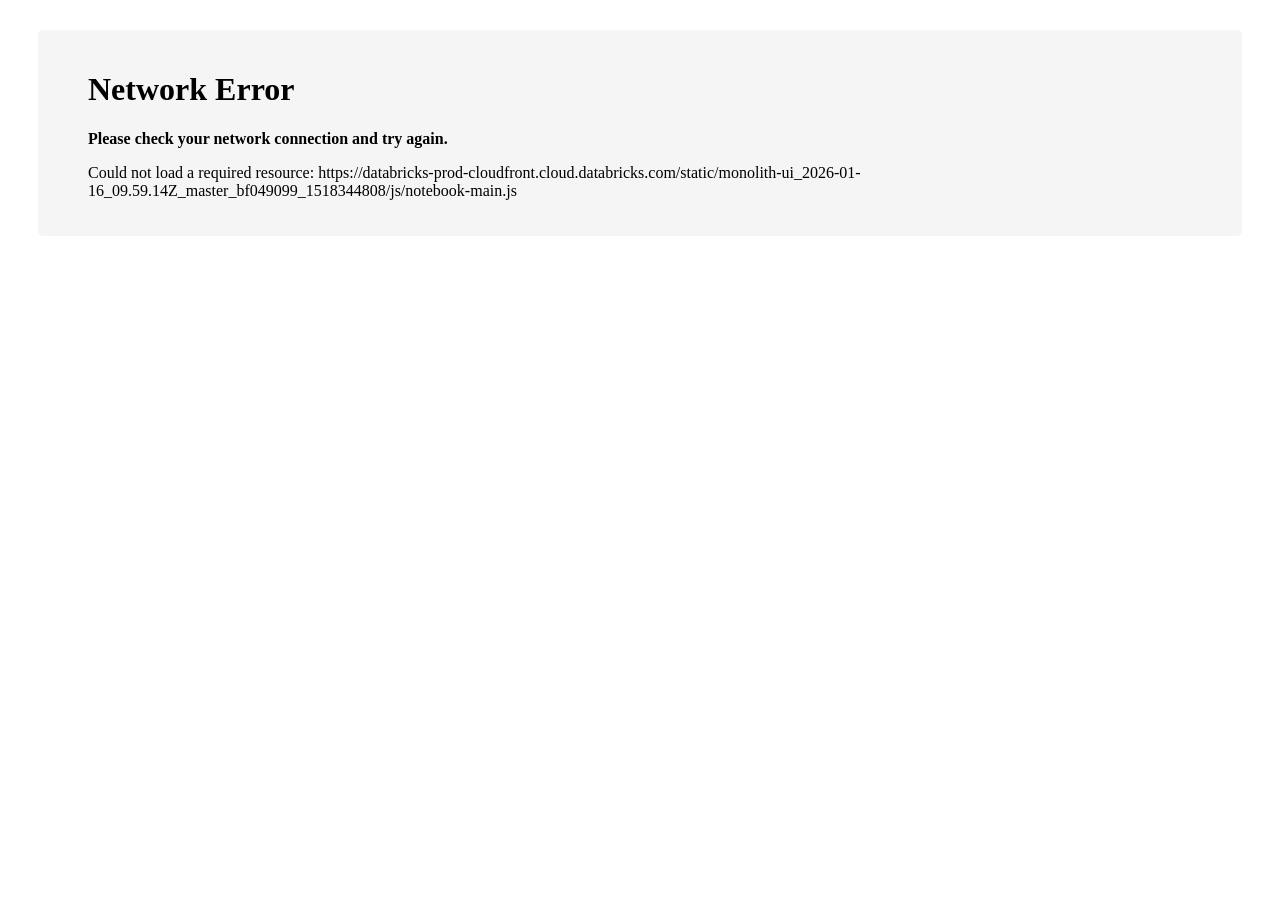
<file: Guias_Estudio/Study-Guide-Repo/Chapter 3/Orielly -Chapter 3- Chunking and Indexing for RAG.html>
<!DOCTYPE html>
<html>
<head>
  <meta name="databricks-html-version" content="1">
<title>Orielly -Chapter 3- Chunking and Indexing for RAG - Databricks</title>

<meta charset="utf-8">
<meta name="google" content="notranslate">
<meta name="robots" content="nofollow, noindex">
<meta http-equiv="Content-Language" content="en">
<meta http-equiv="Content-Type" content="text/html; charset=UTF8">

<link rel="stylesheet" type="text/css" href="https://databricks-prod-cloudfront.cloud.databricks.com/static/monolith-ui_2026-01-16_09.59.14Z_master_bf049099_1518344808/css/notebook-main.css">
<link rel="icon" type="image/png" href="https://databricks-prod-cloudfront.cloud.databricks.com/static/monolith-ui_2026-01-16_09.59.14Z_master_bf049099_1518344808/login/favicon.ico"/>
<script>window.__STATIC_SETTINGS__ = {"databricks.manager.enforceUserIsolation":true,"enablePasswordAclsForTier":true,"enableDbfsFileBrowser":true,"enableSshKeyUI":false,"defaultStandardMaxVCpus":32,"enableLineageUI":true,"enableProjectsAllowList":false,"enableClusterMetricsUI":true,"enableNewClusterReduxFormUI":false,"quotaReducedStandardMode":false,"allowWhitelistedIframeDomains":true,"enableServicePrincipalClusters":false,"devTierName":"Community Edition","enableReposByDefault":true,"databricks.fe.enableVegaLiteDebugMode":false,"enableNotebookTemplateImport":true,"shardName":"az-centralus-c2","enableReservoirTableUI":true,"databricks.fe.enableClusterCreateDefaultToFirstPolicy":false,"dbcForumURL":"http://forums.databricks.com/","enableAutorestart":false,"enable-X-Frame-Options":true,"enableClusterOAuthField":false,"enableGp3":true,"defaultPythonVersion":3,"sandboxForSandboxFrame":"allow-scripts allow-popups allow-popups-to-escape-sandbox allow-forms allow-same-origin allow-downloads","requireSpecialCharacterInDefaultPassword":true,"maxCustomTags":43,"databricks.fe.minAutoStopClassicSetInAPI":10,"jobNotebookDirectory":"__databricks_jobs_tmp","dbfsCommandResultServiceWriteResultMaxRetries":2,"enableMimeBundleResultRendering":true,"dbfsCommandResultServiceWriteResultTimeoutMillis":30000,"rStudioUserDefaultHomeBase":"/home","experiments":{"enableWorkspaceTour":false,"enableHomepagePrescriptiveQuickstart":false,"showAddTeammatesButton":false,"enableOnboardingModal":true},"forceAutorestart":false,"userCanUseDatabricksWorkspace":true,"enableClusterAcls":true,"serverlessClusterProductName":"High Concurrency","showS3TableImportOption":false,"defaultPerformanceMultipliersForDbr":{"AllPurpose":1,"JobsLight":1,"ServerlessRealTimeInference":1,"Jobs":1,"SQL":1},"redirectBrowserOnWorkspaceSelection":true,"maxEbsVolumesPerInstance":28,"enableWorkflowsInDBSQL":false,"enableLakehousesAclsUi":true,"isDbAdmin":false,"enableRStudioUI":true,"isAdmin":true,"isCloudlessWorkspace":false,"deltaProcessingBatchSize":1000,"timerUpdateQueueLength":100,"showH3Hint":true,"databricks.fe.sqlgateway.endpointOwnerAclEnabled":true,"enableLargeResultDownload":true,"enableSparkAdvisor":true,"jobsSqlEnableFetchEntityNameWithBatchSize":6,"zoneInfos":[],"enableFileArrivalTriggers":true,"enableCustomSpotPricingUIByTier":true,"serverlessClustersEnabled":true,"enableWorkspaceBrowserSorting":true,"enablePolicyFamilyBackend":true,"enableSentryLogging":false,"enableProjectTypeInWorkspace":true,"disallowUrlImportExceptFromDocs":false,"deprecateContentSpacer":true,"defaultPerformanceMultipliersForPhoton":{"AllPurpose":2.0,"JobsLight":1,"ServerlessRealTimeInference":1,"Jobs":2.5,"SQL":1},"enableGlobalInitScriptsUi":true,"enableFeatureStoreUnityCatalogIntegration":true,"enableFolderSourceExport":true,"enablePresignedUrlDirectUploads":false,"enableSqlConfigurationParametersUI":true,"enableGravitonUi":true,"enableAutorestartPanel":false,"databricks.fe.enableJobsObservabilityUI":true,"databricks.fe.history.queryProfile.enableFusedSubGraphs":true,"userCanUseSqlService":true,"databricks.fe.enableChartAggregationDisabling":true,"enableSingleLogout":false,"enableDeprecatedGlobalInitScripts":false,"enablePublishNotebooks":false,"databricks.fe.enableMakingCEUpgradeRequest":false,"enableUploadDataUis":true,"enableDataMarketplace":false,"browserLogSamplingRateModulo":10,"createTableInNotebookS3Link":{"url":"https://docs.databricks.com/_static/notebooks/data-import/s3.html.template","displayName":"S3","workspaceFileName":"S3 Example"},"enableClusterPinningUI":true,"enableJobAclsConfig":true,"databricks.fe.notebookAutocompleteCacheDebounce":1000,"projectsAllowListPermissions":"ALL_REPOS","enableJobsListMostRecentRunColumn":false,"enableFullTextSearch":false,"enableElasticSparkUI":true,"enableHeapAnalytics":false,"storeInteractiveNotebookResultsInCustomerAccount":false,"clusters":true,"enableJawsMFE":true,"enableWorkspaceExperiments":true,"customerApprovedWSLoginExpirationTime":"","databricks.fe.enableReactNotebookUpdateBatching":true,"enableAzureToolbar":true,"databricks.fe.enablePipelinesUnityCatalogSelection":true,"fileStoreBase":"FileStore","enableDataExplorerInWebapp":true,"enableUserStatusColumn":true,"enableDisplayHtmlByFileStoreUrl":true,"requireAttachPermissionToRunCommand":false,"enableFolderSourceImport":true,"databricks.fe.clearTitleKS":false,"enableTableAclsConfig":false,"enableWorkspaceFilesystem":true,"disableFeedback":false,"graphqlLatestJobRunPollInterval":3000,"sqlAnalyticsClusterSizeToPricingUnits":{"db.xxsmall":4.0,"db.xlarge":80.0,"db.xsmall":6.0,"db.2xlarge":144.0,"db.5xlarge":1042.0,"db.small":12.0,"db.3xlarge":272.0,"db.medium":24.0,"db.4xlarge":528.0,"db.large":40.0},"enableCompletedRunsTableAutogenQuery":true,"enableDbtTask":true,"databricks.fe.logAutocompleteWarning":true,"jobDefaultMinWorkers":2,"checkBeforeAddingAadUser":true,"databricks.billing.genericServerlessComputeDbuMap":"","enableResetPassword":true,"disableClusterIamRoleOptionality":false,"maxClusterTagValueLength":256,"jobsSqlEnableFetchEndpointWithBatchSize":6,"databricks.fe.jobsReposDocsURL":"","enableJobsSparkUpgrade":true,"createTableInNotebookDBFSLink":{"url":"https://docs.databricks.com/_static/notebooks/data-import/dbfs.html.template","displayName":"DBFS","workspaceFileName":"DBFS Example"},"perClusterAutoterminationEnabled":true,"instancePoolsEnabled":true,"graphqlJobScheduleBackgroundListPollInterval":0,"enableNotebookCommandNumbers":true,"measureRoundTripTimes":true,"singleNodeClustersEnabled":true,"maxGraphqlJobListQueryTries":3,"enableInstancePoolPermissionsUi":true,"allowStyleInSanitizedHtml":false,"autorestartMaintenanceWindow":"0 0 * * 0","enableTableAclsByTier":true,"enableJobsGetAPI21":true,"hipaaUi":false,"enableLanguagePanel":true,"enablePeriodicTrigger":true,"enableRestrictedClusterCreation":false,"disablePersonalAccessTokenForAccount":false,"databricks.manager.enableAzureSpotVM":true,"enableClusterAutoScaling":true,"enableJobsListUIRewrite":true,"enableLibraryAndInitScriptOnSharedClustersToggle":false,"databricks.fe.enableWsfsPythonTaskModal":true,"enableUserVisibleDefaultTags":true,"defaultNumWorkers":8,"databricks.fe.mergeConflictEditorAutoSavePeriod":30000,"databricks.fe.fixSelectMenuPositionWhenPortalTargetSet":true,"serverContinuationTimeoutMillis":10000,"enablePersonalVMPolicyForAllUsers":true,"enableJawsClusterReuse":true,"driverStderrFilePrefix":"stderr","enableJawsMFEShadowDOM":true,"databricks.fe.enableMergedImportModal":true,"roundTripReportTimeoutMs":60000,"honorControlCharacterInHtmlResult":true,"databricks.fe.uc.enableJobClusterSingleUserDefaultForUcGA":true,"useDuboisNotifications":true,"upgradeURLForBanner":"","enablePartnerHub":true,"accountsOwnerUrl":"https://accounts.azuredatabricks.net/?autoLogin=true&account_id=fbaa4b4a-a5b2-4a9a-b4b6-7021c66d5b2d","jobDefaultNumWorkers":8,"driverStdoutFilePrefix":"stdout","isMlflowNestedRunDeletionEnabled":true,"databricksDocsBaseHostname":"docs.microsoft.com/azure/databricks","jawsMFEPrefetchDelay":30000,"enableNotebookMonacoByDefault":true,"enableMultiLevelSchemaBrowser":true,"tableFilesBaseFolder":"/tables","sparkHistoryServerEnabled":true,"enableEBSVolumesUI":true,"databricks.fe.minAutoStopServerlessSetInUI":5,"maxWorkspaceFileEditSizeMb":10,"jobsRunAsPrincipalEnabled":true,"cellOperationBufferCapacity":100,"minDaysSinceDeletedToPurge":30,"homePageWelcomeMessage":"","dbfsCommandResultUiFetchTimeoutMillis":15000,"metastoreServiceRowLimit":1000000,"defaultStandardMinVCpus":8,"databricks.fe.enableIgnorePhotonOnByDefaultWhenUsingPolicies":true,"enableIPythonImportExport":true,"enable-X-Content-Type-Options":true,"enableJawsObservabilityUI":false,"enableSpotFleetPoolUi":false,"enableClusterTagsUI":true,"branch":"webapp_2026-01-10_05.58.33Z_master_19d24fb9_1223682884","enableSparkEnvironmentVariables":true,"enableX509Authentication":false,"useAADLogin":true,"enableByocUi":false,"enableStructuredStreamingNbOptimizations":true,"centralizedLoginEnabled":true,"local":false,"enableServerlessJobsUI":false,"enableClusterAutoScalingForJobs":true,"enableStrongPassword":false,"showReleaseNote":false,"displayDefaultContainerMemoryGB":30,"enableSsoSupportConfig":true,"enableAzureSpotVM":true,"broadenedEditPermission":false,"databricks.fe.notebookSqlErrorMark":true,"databricks.fe.enableWebhookDestinationsForAdminConsole":true,"maxDbtCommands":10,"workspaceLaunchTimestamp":1739050749000,"commandResultFetchWrapperDurationBeforeDisplayingFetchingStatusMillis":1000,"getMaxTokenLifetimeDays":730,"enableSQLEndpointInNotebook":true,"enableUcInPartnerConnect":true,"enableEphemeralRunsUpdate":false,"aclRequestBatchSize":100,"enableDatabricksAutologgingAdminConf":true,"workspaceFilesystemMaxFileSizeMb":500,"generateImplicitDf":true,"databricks.fe.enableGcpServiceAccount":true,"enableNewNotebookScheduleQueryByPathLimit":20,"deploymentMode":"production","useSpotForWorkers":true,"statusIOURL":"https://status.azuredatabricks.net/","removePasswordInAccountSettings":true,"enableLibraryAndInitScriptOnSharedCluster":false,"jobsSqlTaskUIEnabled":true,"enableProjectsAdminUI":true,"databricks.fe.jaws.filterByListRunState":true,"enableTokenManagementForTier":true,"enforceWorkspaceViewAcls":true,"enableUserInviteWorkflow":true,"mlflowModelServingEndpointCreationEnabled":true,"enableClusterBlueprints":true,"shouldShowWorkspaceName":true,"useAbsoluteUrlForWorkspaceSelection":true,"createTableConnectorOptionLinks":[{"url":"https://docs.databricks.com/_static/notebooks/data-import/azure-blob-store.html","displayName":"Azure Blob Storage","workspaceFileName":"Azure Blob Storage Import Example Notebook"},{"url":"https://docs.databricks.com/_static/notebooks/data-import/azure-data-lake-store.html","displayName":"Azure Data Lake Store","workspaceFileName":"Azure Data Lake Store Import Example"},{"url":"https://docs.databricks.com/_static/notebooks/azure/cassandra-azure.html","displayName":"Cassandra","workspaceFileName":"Cassandra Data Import Example"},{"url":"https://docs.databricks.com/_static/notebooks/snowflake-python.html","displayName":"Snowflake","workspaceFileName":"Snowflake Example"},{"url":"https://docs.databricks.com/_static/notebooks/data-import/jdbc.html","displayName":"JDBC","workspaceFileName":"JDBC Example"},{"url":"https://docs.databricks.com/_static/notebooks/structured-streaming-etl-kafka.html","displayName":"Kafka","workspaceFileName":"Kafka Example"},{"url":"https://docs.databricks.com/_static/notebooks/redis.html","displayName":"Redis","workspaceFileName":"Redis Example"},{"url":"https://docs.databricks.com/_static/notebooks/elasticsearch.html","displayName":"Elasticsearch","workspaceFileName":"Elasticsearch Example"},{"url":"https://docs.databricks.com/_static/notebooks/mongodb.html","displayName":"MongoDB","workspaceFileName":"MongoDB Example"}],"enableQueryCancellation":true,"enableFileStoreEndpoint":true,"enableStaticNotebooks":true,"jobDefaultMaxWorkers":8,"enableNewLineChart":true,"enableDataScienceAndEngineeringDashboard":true,"sandboxForUrlSandboxFrame":"allow-scripts allow-popups allow-popups-to-escape-sandbox allow-forms","databricks.fe.jaws.prefillMissingWarehouseForSqlTask":true,"enableCssTransitions":true,"azureDevOpsServicesBaseUrl":"https://dev.azure.com","maxQueueTimeUpperBound":43200,"minClusterTagKeyLength":1,"defaultJobClusterModel":{"spark_version":"16.4.x-scala2.12","azure_attributes":{"availability":"SPOT_WITH_FALLBACK_AZURE"},"node_type_id":"Standard_D4ds_v5","spark_env_vars":{"PYSPARK_PYTHON":"/databricks/python3/bin/python3"},"data_security_mode":"NONE","runtime_engine":"PHOTON","num_workers":8},"databricks.fe.enableServerlessSparkUI":false,"databricks.deltapipelines.ucEnabledWorkspaces":"","enableJawsUi":true,"credentialPassthroughEnabledStandardClusterMap":{"spark.databricks.passthrough.enabled":"true"},"jobsListBackendPaginationUpperBoundReached":false,"maxJobsTagsLimit":25,"pricingURL":"https://databricks.com/product/pricing","enableClusterAclsConfig":true,"enableRunSelectedText":true,"notifyLastLogin":false,"enableSshKeyUIByTier":true,"enableNewGcpNodeComposition":false,"enableCreateClusterOnAttach":false,"largeTextResultInIframeThreshold":100000,"enableClusterSubscription":true,"databricks.fe.enableTelemetryForTruncatedTableResult":true,"defaultSingleNodeJobClusterModel":{"spark_version":"16.4.x-scala2.12","spark_conf":{"spark.master":"local[*, 4]","spark.databricks.cluster.profile":"singleNode"},"azure_attributes":{"availability":"SPOT_WITH_FALLBACK_AZURE"},"node_type_id":"Standard_D4ds_v5","custom_tags":{"ResourceClass":"SingleNode"},"spark_env_vars":{"PYSPARK_PYTHON":"/databricks/python3/bin/python3"},"enable_elastic_disk":true,"data_security_mode":"NONE","runtime_engine":"PHOTON","num_workers":0},"enableQueryExecutionSummaryFrontend":true,"defaultMinWorkers":2,"commandStatusDebounceMaxWait":1000,"databricks.fe.enableJobsRepoInNotebookScheduling":true,"files":"files/","enableGraphqlOperationNameInPath":true,"enableFeatureCatalog":true,"enableSqlService":true,"enableClusterStartTimePrediction":false,"enableDriverLogsUI":true,"enableExperimentalCharts":false,"graphqlJobRunsMatrixPollInterval":5000,"enableSearchV2":true,"disableDbrBasicRestrictions":false,"enableAccessModeDataField":false,"defaultMaxWorkers":8,"isMetastoreInstalled":true,"enableWorkspaceAclsConfig":true,"databricks.fe.enablePolicyFamilyUi":true,"dropzoneMaxFileSize":2047,"enableSqlLocalFileUpload":true,"databricks.fe.minAutoStopServerlessSetInAPI":1,"driverLog4jFilePrefix":"log4j","enableSingleSignOn":false,"isMlflowDatabricksGitLineageEnabled":true,"enableMavenLibraries":true,"displayRowLimit":1000,"notebookTooManyCommandsNotificationLimit":1000,"enableJobSingleUserClustersUi":false,"maxNumTableResultColumnsToRender":50,"enablePlotWarningsRenderingWorkaround":true,"enableSparkEnvironmentVariablesUI":true,"defaultSparkVersion":{"key":"16.4.x-scala2.12","displayName":"16.4 LTS (includes Apache Spark 3.5.2, Scala 2.12)","packageLabel":"release__16.4.x-snapshot-scala2.12__databricks__16.4.16__dc44f32__a1d6106__jenkins__d035285__format-3","upgradable":true,"deprecated":false,"customerVisible":true,"sparkVersion":"3.5.2","scalaVersion":"2.12","gpuSupport":"false","dbrVersion":{"major":16,"feature":4,"patch":16},"capabilities":["SUPPORTS_BYOC","SUPPORTS_SHIELD","SUPPORTS_END_TO_END_ENCRYPTION","SUPPORTS_DATABRICKS_DELTA","SUPPORTS_ADLS_PASSTHROUGH","SUPPORTS_ADLS_GEN2_PASSTHROUGH","SUPPORTS_IAM_PASSTHROUGH","SUPPORTS_DATA_PLANE_EVENT_TRACKING","STANDARD_SKU","SUPPORTS_PYTHON3_ONLY","SUPPORTS_OPTIMIZED_AUTOSCALING","SUPPORTS_WEB_TERMINAL","SUPPORTS_TABLE_ACLS","SUPPORTS_JDK_11","SUPPORTS_JDK_8","SUPPORTS_UNITY_CATALOG","SUPPORTS_UNITY_CATALOG_GA","SUPPORTS_PYTHON_LIBRARIES_ON_SHARED_CLUSTERS","SUPPORTS_WSFS_PYTHON_LIBRARIES_ON_ASSIGNED_CLUSTERS","SUPPORTS_WSFS_INIT_SCRIPT_FUSE_MOUNT","SUPPORTS_VOLUMES_INIT_SCRIPT_ON_UC_CLUSTERS","SUPPORTS_JAR_LIBRARIES_ON_SHARED_CLUSTERS","SUPPORTS_MAVEN_LIBRARIES_ON_SHARED_CLUSTERS","SUPPORTS_VOLUMES_JAR_LIBRARIES_ON_SHARED_CLUSTERS","SUPPORTS_VOLUMES_JAR_LIBRARIES_ON_ASSIGNED_CLUSTERS","SUPPORTS_VOLUMES_WHL_LIBRARIES_ON_ASSIGNED_CLUSTERS","SUPPORTS_MODELS_IN_UC_AS_DEFAULT","SUPPORTS_WSFS_LIBRARIES_ON_NO_ISOLATION_CLUSTERS","SUPPORTS_REQUIREMENTS_FILE_ON_CLASSIC_CLUSTERS","DEPRECATE_DBFS_LIBRARY_INSTALLATIONS","ENABLE_NOTEBOOK_ENVIRONMENT_SIDE_PANEL_IN_CLASSIC","SUPPORTS_CLIENT_IMAGE_IN_UC_PYTHON_UDF","SUPPORTS_WEB_TERMINAL_ON_USER_ISOLATED_CLUSTERS"],"requiredVisibilityTag":null,"category":"Standard","universeRevision":"dc44f32632d2c114fb29043159c612bbacd42c3b","performanceDbuMultipliers":null,"pythonVersion":"3.12.3","generalAvailability":true,"isLTS":true,"eosDate":"2028-05-13","eolDate":null,"isEOL":false,"useJDK17":null},"mlflowModelRegistryEmailNotificationsEnabled":true,"enableUseConsistentColors":true,"jobsSqlTaskUIEnabledWithoutEntitlementChecks":true,"enableNewLineChartParams":false,"enableEnforceImdsV2":false,"deprecatedEnableStructuredDataAcls":false,"enableCustomSpotPricing":true,"enableCredentialPassthroughByTier":true,"enableRStudioFreeUI":true,"enableMountAclsConfig":false,"databricks.fe.enableLocaleSelectNudge":true,"defaultAutoterminationMin":120,"enableJobsEmailsV2Optout":false,"enablePipelinesDataSample":true,"databricks.fe.jaws.enableTypedSqlQueryParameterUI":true,"databricks.fe.prePhotonExperimentDefaultNumWorkers":8,"useDevTierHomePage":false,"enableJobsEmailsV2AdminConf":true,"defaultStandardNumVCpus":32,"isGenerateDltInferenceNotebookEnabled":true,"disableExportNotebook":false,"enableVerboseAuditLogs":false,"enableResizingClustersOnDataPanelDropdown":true,"databricks.deltapipelines.isUCCatalogEnabled":true,"commandStatusDebounceInterval":100,"enableTrashFolder":true,"showSqlEndpoints":true,"enforceUserIsolationAdminToggle":true,"enableTestConnIframe":true,"metaInstanceProfilesEnabled":true,"serveIframeFromUserContentDomain":true,"enableNotebookDatasetInfoView":true,"enableFullDownloadComplexType":true,"defaultTagKeys":{"CLUSTER_NAME":"ClusterName","VENDOR":"Vendor","CLUSTER_TYPE":"ResourceClass","CREATOR":"Creator","CLUSTER_ID":"ClusterId"},"enableClusterAclsByTier":true,"graphqlJobListPollInterval":10000,"azurePortalLink":"https://portal.azure.com","cloud":"Azure","enableDbsqlInternalRedirect":true,"customSparkVersionPrefix":"custom:","databricks.fe.enableDualRenderer":false,"enableSparkConfUI":true,"enableDbfsForWorkspace":true,"enableEndpointToWarehouseRename":true,"sparkVersionsSupportedForGenericComputeClusters":["10.4.x-scala2.12","11.3.x-scala2.12"],"datasetPreviewRowLimit":10,"homePageLogoDefault":"login/logo_2020/azure_databricks.png","instancePoolMaxCustomTags":{"AWS":43,"Azure":41,"GCP":52},"enableNotebookTableClipboard":true,"maxNumFileBrowserColumns":2,"databricks.fe.enableSimpleClusterCreateUi":true,"featureTier":"STANDARD_W_SEC_TIER","databricks.fe.prePhotonExperimentDefaultMaxWorkers":8,"customReferences":"","databricks.fe.enableRedashQueryClientHydration":true,"enableDatasourcesSearchInPartnerConnect":false,"enableRunJobTask":true,"autoInjectedDbAdminTokenExpirationMinutes":60,"mlflowRunArtifactDownloadEnabled":true,"enforceUserIsolation":false,"enableOrgSwitcherUI":true,"clustersLimit":-1,"enableExternalLocationIngestion":false,"enableElasticDisk":true,"databricks.fe.data.dltPipelineLineageEnabled":true,"reposIpynbResultsExportPermissions":"","projectsAllowList":"","databricks.fe.enableColorConsistency":false,"dynamicSparkVersionPolicyLabels":{"auto:latest-lts":"17.3.x-scala2.13","auto:prev-major":"17.3.x-scala2.13","auto:prev-major-ml":"17.3.x-cpu-ml-scala2.13","auto:latest-lts-ml":"17.3.x-cpu-ml-scala2.13","auto:latest":"18.0.x-scala2.13","auto:prev-lts-ml":"16.4.x-cpu-ml-scala2.12","auto:latest-ml":"18.0.x-cpu-ml-scala2.13","auto:prev-lts":"16.4.x-scala2.12"},"enableMultiSelect":true,"homePageLogo":"login/logo_2020/azure_databricks.png","shouldDisableFeedbackForms":true,"databricks.fe.jaws.enableDashboardSubscriptionsUi":true,"enableHlsRuntime":false,"enableJobsTags":true,"enableSamlAssertionEncryptionForWorkspace":false,"enableRepoAutosync":true,"enableContinuousJob":true,"enableWorkspaceFilesystemAdminUI":true,"enableNotebookRequestForAccess":true,"isModelServingV2AvailableInCurrentWorkspace":false,"enableSingleSignOnLogin":false,"enforceClusterViewAcls":true,"ebsVolumeSizeLimitGB":{"GENERAL_PURPOSE_SSD":[32,4096],"THROUGHPUT_OPTIMIZED_HDD":[500,4096]},"credentialPassthroughEnabledMap":{"spark.databricks.passthrough.enabled":"true","spark.databricks.pyspark.enableProcessIsolation":"true","spark.databricks.repl.allowedLanguages":"python,sql"},"requireEmailUserName":true,"isMlflowDatabricksAutologgingFeatureFlagEnabled":true,"enableRServerless":true,"frameRateReportIntervalMs":10000,"databricks.fe.enableAddDataPage":true,"unityCatalogServiceEnabled":true,"dbcFeedbackURL":"https://feedback.azure.com/forums/909463-azure-databricks","iframeSandboxBaseHostPath":"cloud.databricksusercontent.com/static/monolith-ui_2026-01-16_09.59.14Z_master_bf049099_1518344808","webTerminalPortNumber":7681,"databricks.webapp.createDeltaTablesByDefaultFromUI_rollout":true,"showVersion":false,"databricks.fe.jaws.enforceServerlessDbsql":false,"enableImdsV2AdminConfPanel":false,"userCanUseTokens":true,"enableStoringCommandResultsInDbfs":true,"enableJawsMultitasking":true,"serverlessClustersByDefault":false,"enableJobViewAcls":true,"databricks.fe.activeRunsCountPollInterval":10000,"collectDetailedFrameRateStats":true,"productName":"Databricks","pageHeaderFooterBanners":"{}","enableWorkspaceAcls":true,"maxClusterTagKeyLength":512,"enableNotebookCollapsibleHeadings":true,"gitHash":"","clusterTagReservedPrefixes":["azure","microsoft","windows"],"autorestartComplianceWindow":"25","tableAclsEnabledMap":{"spark.databricks.acl.dfAclsEnabled":"true","spark.databricks.repl.allowedLanguages":"python,sql"},"signupUrl":"","userCanUsePasswords":false,"databricksDocsNotebookPathPrefix":"^https://docs\\.microsoft\\.com/azure/databricks/_static/notebooks/.+$","defaultPythonIndentationForWorkspace":4,"graphqlClusterListPollIntervalMs":10000,"databricks.webapp.disableFeedbackFormsFallback":true,"deltaStatsReportIntervalMs":0,"instancePoolMinimumMaxCapacityValue":1,"showDeleteConnection":true,"enableTokensConfig":true,"databricks.dbsql.enabled":true,"enableAccessGrantedEmailNotification":true,"allowFeedbackForumAccess":true,"enableServicePrincipalsUi":true,"frameDurationReportThresholdMs":1000,"enablePerClusterInitScriptsV2UI":true,"mlflowModelServingV2EndpointCreationEnabled":false,"enableJawsRepoUI":true,"enableImportFromUrl":true,"enableWebTerminal":true,"enablePipelinesUi":true,"genericServerlessComputeDbuMap":{},"allowDisplayHtmlByUrl":true,"databricks.fe.treeViewEnableTopSort":true,"enableTokens":true,"enableMiniClusters":false,"enablePhotonCheckbox":true,"enableStripeElasticDisk":false,"databricks.fe.jobsGitCredentialsPollingIntervalMs":5000,"databricks.fe.gocxTest":true,"showWhitelabelFooter":false,"azureTrialExpirationTime":null,"enableDebugUI":false,"enableDbfsFileBrowserUI":true,"enableStreamingMetricsDashboard":true,"enableJobCreationAsMultitask":true,"allowNonAdminUsers":true,"domainSuffix":"azuredatabricks.net","enableSingleSignOnByTier":true,"enablePerformancePack":true,"databricks.fe.enableJawsRecentRunsCreatorFilter":true,"enableEndpointEventLog":false,"autoMLEnabled":true,"loginLogo":"/login/logo_2020/azure_databricks.png","enableCredentialPassthrough":true,"useStandardTierUpgradeTooltips":true,"allowNonAlphanumericUsernames":false,"staticNotebookResourceUrl":"https://databricks-prod-cloudfront.cloud.databricks.com/static/monolith-ui_2026-01-16_09.59.14Z_master_bf049099_1518344808/","autoMLServiceAPIUsed":true,"databricks.manager.servicePrincipalClusters.enabled":true,"instancePoolMaxPreloadedSparkImages":1,"enableSpotClusterType":true,"enableSparkPackages":true,"enableCeAccountDeletionUI":false,"databricks.fe.minAutoStopClassicSetInUI":10,"checkAadUserInWorkspaceTenant":false,"enableWorkspaceFilesystemAdminConfValue":"true","enableClusterTagsUIByTier":true,"enableJawsWebhooks":true,"enableNotebookHistoryUI":true,"databricks.manager.enablePolicyFamilyForAllWorkspaces":true,"enableClusterLoggingUI":true,"databricks.fe.jawsRecentRunsEnableGranularFilters":true,"allowCertificateUsernames":false,"showDebugCounters":false,"enableInstanceProfilesUI":true,"jawsRecentRunsTablePollingInterval":20000,"instancePoolDefaultTagKeys":["ClusterId","DatabricksInstancePoolCreatorId","DatabricksInstancePoolId","databricks-instance-name","DatabricksEnvironment","ClusterName","Creator","Vendor"],"enableFolderHtmlExport":true,"backgroundTabSuspensionTimeoutMs":300000,"enableMlflowCloneRunUI":true,"homepageFeaturedLinks":[],"enableVerboseAuditLogsUI":true,"enablePartialAccessAclsForTier":true,"enableClusterStart":true,"maxImportFileVersion":5,"isReferencingValuesEnabledInFrontend":true,"graphqlJobListQueryRetryDelay":10000,"isComplianceMode":false,"enableEBSVolumesUIByTier":true,"enableInstancePoolAcls":true,"enableSsoToSupportPortal":false,"enableAutoMLServerlessForWorkspace":true,"enableDcsAdminToggle":true,"trialExpirationTime":null,"enableTableAclService":true,"userType":"WorkspaceUser","removeSubCommandCodeWhenExport":true,"databricksDocsStripHtmlExt":true,"upgradeURL":"","maxAutoterminationMinutes":43200,"databricks.fe.ingestion.externalDataSourcesTilesOptOutAccounts":"[]","notebookLoadingBackground":"#fff","enableJobsListPaginatedView":true,"enableViewAclsAdminControls":true,"sshContainerForwardedPort":2200,"databricks.fe.prePhotonExperimentDefaultMinWorkers":2,"workspaceFilesystemAdminConfIsDefined":true,"databricks.fe.enableNotebookBackgroundExecNotifications":true,"databricks.graphql.enableClusterSubscriptionWithKafka":true,"disableExternalDataSourcesTiles":false,"maxQueueTimeLowerBound":600,"enableStaticHtmlImport":true,"enableInstanceProfilesByTier":true,"showForgotPasswordLink":true,"enableFilesInWorkspace":true,"enableDataSecurityModeUi":true,"defaultMemoryPerContainerMB":28000,"isModelRegistryEnabledInCurrentWorkspace":true,"minAutoterminationMinutes":10,"enableUserGroupsUi":true,"useDuboisSelect":true,"accounts":true,"enableExplainQueryResultToText":true,"enableHeapAnalyticsAdminUi":false,"databricks.fe.enableDefaultPolicyUi":true,"defaultCoresPerContainer":4,"allowUsernamesOfAnyLength":false,"graphqlJobScheduleListPollInterval":20000,"shouldTrackDuboisUsage":true,"isModelServingEnabledInCurrentWorkspace":true,"enableClusterJsonViewer":true,"disableResultsDownloading":true,"graphqlJobViewPollInterval":2000,"cloudManagementPortalUrl":"https://portal.azure.com/#resource/subscriptions/624255c1-c55f-4a7c-8fcf-812d92717c65/resourceGroups/cleanroom/providers/Microsoft.Databricks/workspaces/transactions_wks","jobsSqlFileTaskUIEnabled":true,"enable-X-XSS-Protection":true,"dbTokenAclsAreInitialized":true};</script>
<script>var __DATABRICKS_NOTEBOOK_MODEL = '[base64]';</script>

</head>
<body>  <script>
window.addEventListener('load', function(event) {
  if (window.mainJsLoadError) {
    var u = 'https://databricks-prod-cloudfront.cloud.databricks.com/static/monolith-ui_2026-01-16_09.59.14Z_master_bf049099_1518344808/js/notebook-main.js';
    var b = document.getElementsByTagName('body')[0];
    var c = document.createElement('div');
    c.innerHTML = ('<h1 class="error-static-notebook">Network Error</h1>' +
      '<p><b>Please check your network connection and try again.</b></p>' +
      '<p>Could not load a required resource: ' + u + '</p>');
    c.style.margin = '30px';
    c.style.padding = '20px 50px';
    c.style.backgroundColor = '#f5f5f5';
    c.style.borderRadius = '5px';
    b.appendChild(c);
  }
});
</script>
<script
 src="https://databricks-prod-cloudfront.cloud.databricks.com/static/monolith-ui_2026-01-16_09.59.14Z_master_bf049099_1518344808/js/notebook-main.js"
 onerror="window.mainJsLoadError = true;"
 charset="utf-8"></script>
<script
 src="https://databricks-prod-cloudfront.cloud.databricks.com/static/monolith-ui_2026-01-16_09.59.14Z_master_bf049099_1518344808/js/metrics-graphics.js"
 onerror="window.mainJsLoadError = true;"
 charset="utf-8"></script>
</body>
</html>
</file>
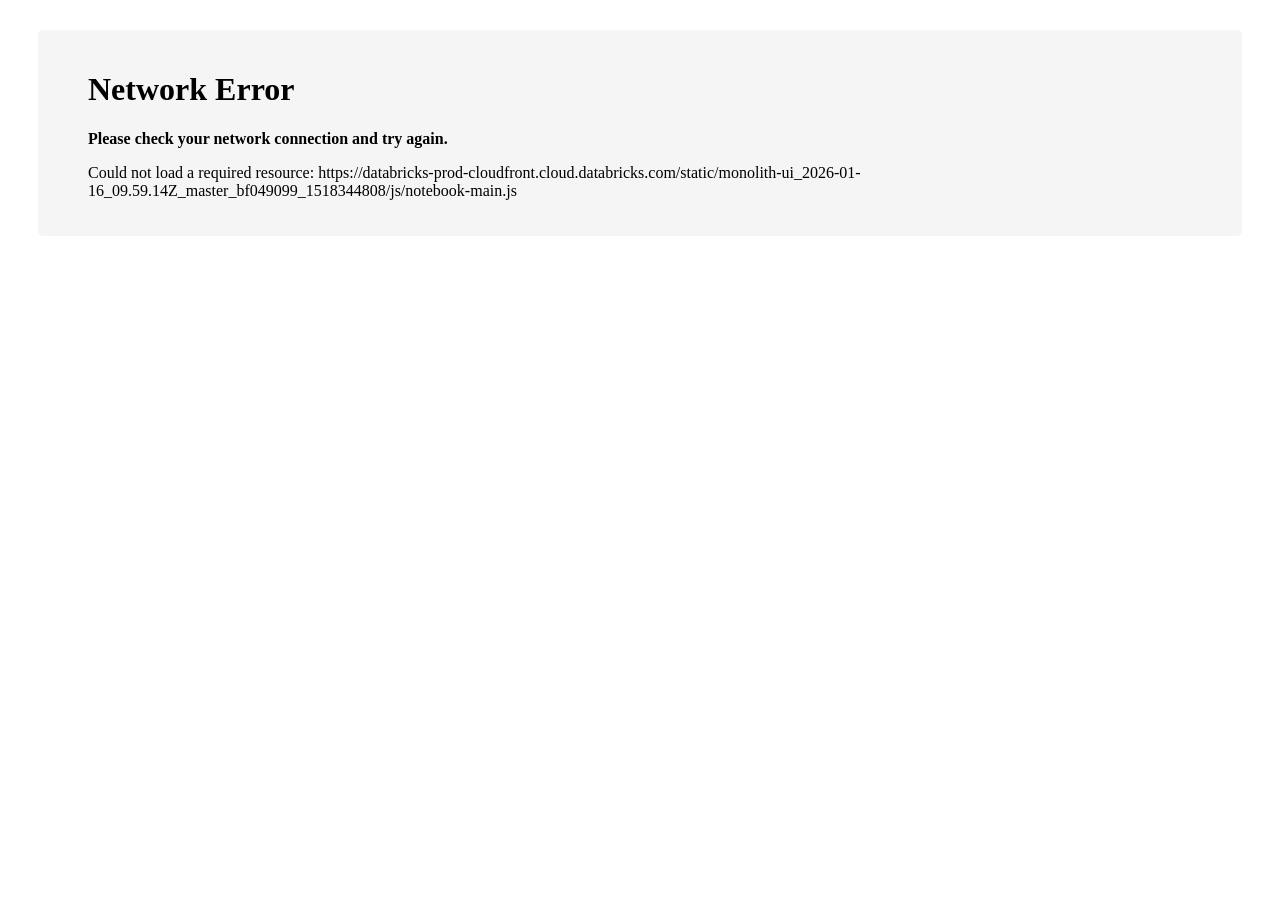
<file: Guias_Estudio/Study-Guide-Repo/Chapter 4/Orielly -Chapter 4- Building a Retrieval-Augmented GenAI App.html>
<!DOCTYPE html>
<html>
<head>
  <meta name="databricks-html-version" content="1">
<title>Orielly -Chapter 4- Building a Retrieval-Augmented GenAI App - Databricks</title>

<meta charset="utf-8">
<meta name="google" content="notranslate">
<meta name="robots" content="nofollow, noindex">
<meta http-equiv="Content-Language" content="en">
<meta http-equiv="Content-Type" content="text/html; charset=UTF8">

<link rel="stylesheet" type="text/css" href="https://databricks-prod-cloudfront.cloud.databricks.com/static/monolith-ui_2026-01-16_09.59.14Z_master_bf049099_1518344808/css/notebook-main.css">
<link rel="icon" type="image/png" href="https://databricks-prod-cloudfront.cloud.databricks.com/static/monolith-ui_2026-01-16_09.59.14Z_master_bf049099_1518344808/login/favicon.ico"/>
<script>window.__STATIC_SETTINGS__ = {"databricks.manager.enforceUserIsolation":true,"enablePasswordAclsForTier":true,"enableDbfsFileBrowser":true,"enableSshKeyUI":false,"defaultStandardMaxVCpus":32,"enableLineageUI":true,"enableProjectsAllowList":false,"enableClusterMetricsUI":true,"enableNewClusterReduxFormUI":false,"quotaReducedStandardMode":false,"allowWhitelistedIframeDomains":true,"enableServicePrincipalClusters":false,"devTierName":"Community Edition","enableReposByDefault":true,"databricks.fe.enableVegaLiteDebugMode":false,"enableNotebookTemplateImport":true,"shardName":"az-centralus-c2","enableReservoirTableUI":true,"databricks.fe.enableClusterCreateDefaultToFirstPolicy":false,"dbcForumURL":"http://forums.databricks.com/","enableAutorestart":false,"enable-X-Frame-Options":true,"enableClusterOAuthField":false,"enableGp3":true,"defaultPythonVersion":3,"sandboxForSandboxFrame":"allow-scripts allow-popups allow-popups-to-escape-sandbox allow-forms allow-same-origin allow-downloads","requireSpecialCharacterInDefaultPassword":true,"maxCustomTags":43,"databricks.fe.minAutoStopClassicSetInAPI":10,"jobNotebookDirectory":"__databricks_jobs_tmp","dbfsCommandResultServiceWriteResultMaxRetries":2,"enableMimeBundleResultRendering":true,"dbfsCommandResultServiceWriteResultTimeoutMillis":30000,"rStudioUserDefaultHomeBase":"/home","experiments":{"enableWorkspaceTour":false,"enableHomepagePrescriptiveQuickstart":false,"showAddTeammatesButton":false,"enableOnboardingModal":true},"forceAutorestart":false,"userCanUseDatabricksWorkspace":true,"enableClusterAcls":true,"serverlessClusterProductName":"High Concurrency","showS3TableImportOption":false,"defaultPerformanceMultipliersForDbr":{"AllPurpose":1,"JobsLight":1,"ServerlessRealTimeInference":1,"Jobs":1,"SQL":1},"redirectBrowserOnWorkspaceSelection":true,"maxEbsVolumesPerInstance":28,"enableWorkflowsInDBSQL":false,"enableLakehousesAclsUi":true,"isDbAdmin":false,"enableRStudioUI":true,"isAdmin":true,"isCloudlessWorkspace":false,"deltaProcessingBatchSize":1000,"timerUpdateQueueLength":100,"showH3Hint":true,"databricks.fe.sqlgateway.endpointOwnerAclEnabled":true,"enableLargeResultDownload":true,"enableSparkAdvisor":true,"jobsSqlEnableFetchEntityNameWithBatchSize":6,"zoneInfos":[],"enableFileArrivalTriggers":true,"enableCustomSpotPricingUIByTier":true,"serverlessClustersEnabled":true,"enableWorkspaceBrowserSorting":true,"enablePolicyFamilyBackend":true,"enableSentryLogging":false,"enableProjectTypeInWorkspace":true,"disallowUrlImportExceptFromDocs":false,"deprecateContentSpacer":true,"defaultPerformanceMultipliersForPhoton":{"AllPurpose":2.0,"JobsLight":1,"ServerlessRealTimeInference":1,"Jobs":2.5,"SQL":1},"enableGlobalInitScriptsUi":true,"enableFeatureStoreUnityCatalogIntegration":true,"enableFolderSourceExport":true,"enablePresignedUrlDirectUploads":false,"enableSqlConfigurationParametersUI":true,"enableGravitonUi":true,"enableAutorestartPanel":false,"databricks.fe.enableJobsObservabilityUI":true,"databricks.fe.history.queryProfile.enableFusedSubGraphs":true,"userCanUseSqlService":true,"databricks.fe.enableChartAggregationDisabling":true,"enableSingleLogout":false,"enableDeprecatedGlobalInitScripts":false,"enablePublishNotebooks":false,"databricks.fe.enableMakingCEUpgradeRequest":false,"enableUploadDataUis":true,"enableDataMarketplace":false,"browserLogSamplingRateModulo":10,"createTableInNotebookS3Link":{"url":"https://docs.databricks.com/_static/notebooks/data-import/s3.html.template","displayName":"S3","workspaceFileName":"S3 Example"},"enableClusterPinningUI":true,"enableJobAclsConfig":true,"databricks.fe.notebookAutocompleteCacheDebounce":1000,"projectsAllowListPermissions":"ALL_REPOS","enableJobsListMostRecentRunColumn":false,"enableFullTextSearch":false,"enableElasticSparkUI":true,"enableHeapAnalytics":false,"storeInteractiveNotebookResultsInCustomerAccount":false,"clusters":true,"enableJawsMFE":true,"enableWorkspaceExperiments":true,"customerApprovedWSLoginExpirationTime":"","databricks.fe.enableReactNotebookUpdateBatching":true,"enableAzureToolbar":true,"databricks.fe.enablePipelinesUnityCatalogSelection":true,"fileStoreBase":"FileStore","enableDataExplorerInWebapp":true,"enableUserStatusColumn":true,"enableDisplayHtmlByFileStoreUrl":true,"requireAttachPermissionToRunCommand":false,"enableFolderSourceImport":true,"databricks.fe.clearTitleKS":false,"enableTableAclsConfig":false,"enableWorkspaceFilesystem":true,"disableFeedback":false,"graphqlLatestJobRunPollInterval":3000,"sqlAnalyticsClusterSizeToPricingUnits":{"db.xxsmall":4.0,"db.xlarge":80.0,"db.xsmall":6.0,"db.2xlarge":144.0,"db.5xlarge":1042.0,"db.small":12.0,"db.3xlarge":272.0,"db.medium":24.0,"db.4xlarge":528.0,"db.large":40.0},"enableCompletedRunsTableAutogenQuery":true,"enableDbtTask":true,"databricks.fe.logAutocompleteWarning":true,"jobDefaultMinWorkers":2,"checkBeforeAddingAadUser":true,"databricks.billing.genericServerlessComputeDbuMap":"","enableResetPassword":true,"disableClusterIamRoleOptionality":false,"maxClusterTagValueLength":256,"jobsSqlEnableFetchEndpointWithBatchSize":6,"databricks.fe.jobsReposDocsURL":"","enableJobsSparkUpgrade":true,"createTableInNotebookDBFSLink":{"url":"https://docs.databricks.com/_static/notebooks/data-import/dbfs.html.template","displayName":"DBFS","workspaceFileName":"DBFS Example"},"perClusterAutoterminationEnabled":true,"instancePoolsEnabled":true,"graphqlJobScheduleBackgroundListPollInterval":0,"enableNotebookCommandNumbers":true,"measureRoundTripTimes":true,"singleNodeClustersEnabled":true,"maxGraphqlJobListQueryTries":3,"enableInstancePoolPermissionsUi":true,"allowStyleInSanitizedHtml":false,"autorestartMaintenanceWindow":"0 0 * * 0","enableTableAclsByTier":true,"enableJobsGetAPI21":true,"hipaaUi":false,"enableLanguagePanel":true,"enablePeriodicTrigger":true,"enableRestrictedClusterCreation":false,"disablePersonalAccessTokenForAccount":false,"databricks.manager.enableAzureSpotVM":true,"enableClusterAutoScaling":true,"enableJobsListUIRewrite":true,"enableLibraryAndInitScriptOnSharedClustersToggle":false,"databricks.fe.enableWsfsPythonTaskModal":true,"enableUserVisibleDefaultTags":true,"defaultNumWorkers":8,"databricks.fe.mergeConflictEditorAutoSavePeriod":30000,"databricks.fe.fixSelectMenuPositionWhenPortalTargetSet":true,"serverContinuationTimeoutMillis":10000,"enablePersonalVMPolicyForAllUsers":true,"enableJawsClusterReuse":true,"driverStderrFilePrefix":"stderr","enableJawsMFEShadowDOM":true,"databricks.fe.enableMergedImportModal":true,"roundTripReportTimeoutMs":60000,"honorControlCharacterInHtmlResult":true,"databricks.fe.uc.enableJobClusterSingleUserDefaultForUcGA":true,"useDuboisNotifications":true,"upgradeURLForBanner":"","enablePartnerHub":true,"accountsOwnerUrl":"https://accounts.azuredatabricks.net/?autoLogin=true&account_id=fbaa4b4a-a5b2-4a9a-b4b6-7021c66d5b2d","jobDefaultNumWorkers":8,"driverStdoutFilePrefix":"stdout","isMlflowNestedRunDeletionEnabled":true,"databricksDocsBaseHostname":"docs.microsoft.com/azure/databricks","jawsMFEPrefetchDelay":30000,"enableNotebookMonacoByDefault":true,"enableMultiLevelSchemaBrowser":true,"tableFilesBaseFolder":"/tables","sparkHistoryServerEnabled":true,"enableEBSVolumesUI":true,"databricks.fe.minAutoStopServerlessSetInUI":5,"maxWorkspaceFileEditSizeMb":10,"jobsRunAsPrincipalEnabled":true,"cellOperationBufferCapacity":100,"minDaysSinceDeletedToPurge":30,"homePageWelcomeMessage":"","dbfsCommandResultUiFetchTimeoutMillis":15000,"metastoreServiceRowLimit":1000000,"defaultStandardMinVCpus":8,"databricks.fe.enableIgnorePhotonOnByDefaultWhenUsingPolicies":true,"enableIPythonImportExport":true,"enable-X-Content-Type-Options":true,"enableJawsObservabilityUI":false,"enableSpotFleetPoolUi":false,"enableClusterTagsUI":true,"branch":"webapp_2026-01-10_05.58.33Z_master_19d24fb9_1223682884","enableSparkEnvironmentVariables":true,"enableX509Authentication":false,"useAADLogin":true,"enableByocUi":false,"enableStructuredStreamingNbOptimizations":true,"centralizedLoginEnabled":true,"local":false,"enableServerlessJobsUI":false,"enableClusterAutoScalingForJobs":true,"enableStrongPassword":false,"showReleaseNote":false,"displayDefaultContainerMemoryGB":30,"enableSsoSupportConfig":true,"enableAzureSpotVM":true,"broadenedEditPermission":false,"databricks.fe.notebookSqlErrorMark":true,"databricks.fe.enableWebhookDestinationsForAdminConsole":true,"maxDbtCommands":10,"workspaceLaunchTimestamp":1739050749000,"commandResultFetchWrapperDurationBeforeDisplayingFetchingStatusMillis":1000,"getMaxTokenLifetimeDays":730,"enableSQLEndpointInNotebook":true,"enableUcInPartnerConnect":true,"enableEphemeralRunsUpdate":false,"aclRequestBatchSize":100,"enableDatabricksAutologgingAdminConf":true,"workspaceFilesystemMaxFileSizeMb":500,"generateImplicitDf":true,"databricks.fe.enableGcpServiceAccount":true,"enableNewNotebookScheduleQueryByPathLimit":20,"deploymentMode":"production","useSpotForWorkers":true,"statusIOURL":"https://status.azuredatabricks.net/","removePasswordInAccountSettings":true,"enableLibraryAndInitScriptOnSharedCluster":false,"jobsSqlTaskUIEnabled":true,"enableProjectsAdminUI":true,"databricks.fe.jaws.filterByListRunState":true,"enableTokenManagementForTier":true,"enforceWorkspaceViewAcls":true,"enableUserInviteWorkflow":true,"mlflowModelServingEndpointCreationEnabled":true,"enableClusterBlueprints":true,"shouldShowWorkspaceName":true,"useAbsoluteUrlForWorkspaceSelection":true,"createTableConnectorOptionLinks":[{"url":"https://docs.databricks.com/_static/notebooks/data-import/azure-blob-store.html","displayName":"Azure Blob Storage","workspaceFileName":"Azure Blob Storage Import Example Notebook"},{"url":"https://docs.databricks.com/_static/notebooks/data-import/azure-data-lake-store.html","displayName":"Azure Data Lake Store","workspaceFileName":"Azure Data Lake Store Import Example"},{"url":"https://docs.databricks.com/_static/notebooks/azure/cassandra-azure.html","displayName":"Cassandra","workspaceFileName":"Cassandra Data Import Example"},{"url":"https://docs.databricks.com/_static/notebooks/snowflake-python.html","displayName":"Snowflake","workspaceFileName":"Snowflake Example"},{"url":"https://docs.databricks.com/_static/notebooks/data-import/jdbc.html","displayName":"JDBC","workspaceFileName":"JDBC Example"},{"url":"https://docs.databricks.com/_static/notebooks/structured-streaming-etl-kafka.html","displayName":"Kafka","workspaceFileName":"Kafka Example"},{"url":"https://docs.databricks.com/_static/notebooks/redis.html","displayName":"Redis","workspaceFileName":"Redis Example"},{"url":"https://docs.databricks.com/_static/notebooks/elasticsearch.html","displayName":"Elasticsearch","workspaceFileName":"Elasticsearch Example"},{"url":"https://docs.databricks.com/_static/notebooks/mongodb.html","displayName":"MongoDB","workspaceFileName":"MongoDB Example"}],"enableQueryCancellation":true,"enableFileStoreEndpoint":true,"enableStaticNotebooks":true,"jobDefaultMaxWorkers":8,"enableNewLineChart":true,"enableDataScienceAndEngineeringDashboard":true,"sandboxForUrlSandboxFrame":"allow-scripts allow-popups allow-popups-to-escape-sandbox allow-forms","databricks.fe.jaws.prefillMissingWarehouseForSqlTask":true,"enableCssTransitions":true,"azureDevOpsServicesBaseUrl":"https://dev.azure.com","maxQueueTimeUpperBound":43200,"minClusterTagKeyLength":1,"defaultJobClusterModel":{"spark_version":"16.4.x-scala2.12","azure_attributes":{"availability":"SPOT_WITH_FALLBACK_AZURE"},"node_type_id":"Standard_D4ds_v5","spark_env_vars":{"PYSPARK_PYTHON":"/databricks/python3/bin/python3"},"data_security_mode":"NONE","runtime_engine":"PHOTON","num_workers":8},"databricks.fe.enableServerlessSparkUI":false,"databricks.deltapipelines.ucEnabledWorkspaces":"","enableJawsUi":true,"credentialPassthroughEnabledStandardClusterMap":{"spark.databricks.passthrough.enabled":"true"},"jobsListBackendPaginationUpperBoundReached":false,"maxJobsTagsLimit":25,"pricingURL":"https://databricks.com/product/pricing","enableClusterAclsConfig":true,"enableRunSelectedText":true,"notifyLastLogin":false,"enableSshKeyUIByTier":true,"enableNewGcpNodeComposition":false,"enableCreateClusterOnAttach":false,"largeTextResultInIframeThreshold":100000,"enableClusterSubscription":true,"databricks.fe.enableTelemetryForTruncatedTableResult":true,"defaultSingleNodeJobClusterModel":{"spark_version":"16.4.x-scala2.12","spark_conf":{"spark.master":"local[*, 4]","spark.databricks.cluster.profile":"singleNode"},"azure_attributes":{"availability":"SPOT_WITH_FALLBACK_AZURE"},"node_type_id":"Standard_D4ds_v5","custom_tags":{"ResourceClass":"SingleNode"},"spark_env_vars":{"PYSPARK_PYTHON":"/databricks/python3/bin/python3"},"enable_elastic_disk":true,"data_security_mode":"NONE","runtime_engine":"PHOTON","num_workers":0},"enableQueryExecutionSummaryFrontend":true,"defaultMinWorkers":2,"commandStatusDebounceMaxWait":1000,"databricks.fe.enableJobsRepoInNotebookScheduling":true,"files":"files/","enableGraphqlOperationNameInPath":true,"enableFeatureCatalog":true,"enableSqlService":true,"enableClusterStartTimePrediction":false,"enableDriverLogsUI":true,"enableExperimentalCharts":false,"graphqlJobRunsMatrixPollInterval":5000,"enableSearchV2":true,"disableDbrBasicRestrictions":false,"enableAccessModeDataField":false,"defaultMaxWorkers":8,"isMetastoreInstalled":true,"enableWorkspaceAclsConfig":true,"databricks.fe.enablePolicyFamilyUi":true,"dropzoneMaxFileSize":2047,"enableSqlLocalFileUpload":true,"databricks.fe.minAutoStopServerlessSetInAPI":1,"driverLog4jFilePrefix":"log4j","enableSingleSignOn":false,"isMlflowDatabricksGitLineageEnabled":true,"enableMavenLibraries":true,"displayRowLimit":1000,"notebookTooManyCommandsNotificationLimit":1000,"enableJobSingleUserClustersUi":false,"maxNumTableResultColumnsToRender":50,"enablePlotWarningsRenderingWorkaround":true,"enableSparkEnvironmentVariablesUI":true,"defaultSparkVersion":{"key":"16.4.x-scala2.12","displayName":"16.4 LTS (includes Apache Spark 3.5.2, Scala 2.12)","packageLabel":"release__16.4.x-snapshot-scala2.12__databricks__16.4.16__dc44f32__a1d6106__jenkins__d035285__format-3","upgradable":true,"deprecated":false,"customerVisible":true,"sparkVersion":"3.5.2","scalaVersion":"2.12","gpuSupport":"false","dbrVersion":{"major":16,"feature":4,"patch":16},"capabilities":["SUPPORTS_BYOC","SUPPORTS_SHIELD","SUPPORTS_END_TO_END_ENCRYPTION","SUPPORTS_DATABRICKS_DELTA","SUPPORTS_ADLS_PASSTHROUGH","SUPPORTS_ADLS_GEN2_PASSTHROUGH","SUPPORTS_IAM_PASSTHROUGH","SUPPORTS_DATA_PLANE_EVENT_TRACKING","STANDARD_SKU","SUPPORTS_PYTHON3_ONLY","SUPPORTS_OPTIMIZED_AUTOSCALING","SUPPORTS_WEB_TERMINAL","SUPPORTS_TABLE_ACLS","SUPPORTS_JDK_11","SUPPORTS_JDK_8","SUPPORTS_UNITY_CATALOG","SUPPORTS_UNITY_CATALOG_GA","SUPPORTS_PYTHON_LIBRARIES_ON_SHARED_CLUSTERS","SUPPORTS_WSFS_PYTHON_LIBRARIES_ON_ASSIGNED_CLUSTERS","SUPPORTS_WSFS_INIT_SCRIPT_FUSE_MOUNT","SUPPORTS_VOLUMES_INIT_SCRIPT_ON_UC_CLUSTERS","SUPPORTS_JAR_LIBRARIES_ON_SHARED_CLUSTERS","SUPPORTS_MAVEN_LIBRARIES_ON_SHARED_CLUSTERS","SUPPORTS_VOLUMES_JAR_LIBRARIES_ON_SHARED_CLUSTERS","SUPPORTS_VOLUMES_JAR_LIBRARIES_ON_ASSIGNED_CLUSTERS","SUPPORTS_VOLUMES_WHL_LIBRARIES_ON_ASSIGNED_CLUSTERS","SUPPORTS_MODELS_IN_UC_AS_DEFAULT","SUPPORTS_WSFS_LIBRARIES_ON_NO_ISOLATION_CLUSTERS","SUPPORTS_REQUIREMENTS_FILE_ON_CLASSIC_CLUSTERS","DEPRECATE_DBFS_LIBRARY_INSTALLATIONS","ENABLE_NOTEBOOK_ENVIRONMENT_SIDE_PANEL_IN_CLASSIC","SUPPORTS_CLIENT_IMAGE_IN_UC_PYTHON_UDF","SUPPORTS_WEB_TERMINAL_ON_USER_ISOLATED_CLUSTERS"],"requiredVisibilityTag":null,"category":"Standard","universeRevision":"dc44f32632d2c114fb29043159c612bbacd42c3b","performanceDbuMultipliers":null,"pythonVersion":"3.12.3","generalAvailability":true,"isLTS":true,"eosDate":"2028-05-13","eolDate":null,"isEOL":false,"useJDK17":null},"mlflowModelRegistryEmailNotificationsEnabled":true,"enableUseConsistentColors":true,"jobsSqlTaskUIEnabledWithoutEntitlementChecks":true,"enableNewLineChartParams":false,"enableEnforceImdsV2":false,"deprecatedEnableStructuredDataAcls":false,"enableCustomSpotPricing":true,"enableCredentialPassthroughByTier":true,"enableRStudioFreeUI":true,"enableMountAclsConfig":false,"databricks.fe.enableLocaleSelectNudge":true,"defaultAutoterminationMin":120,"enableJobsEmailsV2Optout":false,"enablePipelinesDataSample":true,"databricks.fe.jaws.enableTypedSqlQueryParameterUI":true,"databricks.fe.prePhotonExperimentDefaultNumWorkers":8,"useDevTierHomePage":false,"enableJobsEmailsV2AdminConf":true,"defaultStandardNumVCpus":32,"isGenerateDltInferenceNotebookEnabled":true,"disableExportNotebook":false,"enableVerboseAuditLogs":false,"enableResizingClustersOnDataPanelDropdown":true,"databricks.deltapipelines.isUCCatalogEnabled":true,"commandStatusDebounceInterval":100,"enableTrashFolder":true,"showSqlEndpoints":true,"enforceUserIsolationAdminToggle":true,"enableTestConnIframe":true,"metaInstanceProfilesEnabled":true,"serveIframeFromUserContentDomain":true,"enableNotebookDatasetInfoView":true,"enableFullDownloadComplexType":true,"defaultTagKeys":{"CLUSTER_NAME":"ClusterName","VENDOR":"Vendor","CLUSTER_TYPE":"ResourceClass","CREATOR":"Creator","CLUSTER_ID":"ClusterId"},"enableClusterAclsByTier":true,"graphqlJobListPollInterval":10000,"azurePortalLink":"https://portal.azure.com","cloud":"Azure","enableDbsqlInternalRedirect":true,"customSparkVersionPrefix":"custom:","databricks.fe.enableDualRenderer":false,"enableSparkConfUI":true,"enableDbfsForWorkspace":true,"enableEndpointToWarehouseRename":true,"sparkVersionsSupportedForGenericComputeClusters":["10.4.x-scala2.12","11.3.x-scala2.12"],"datasetPreviewRowLimit":10,"homePageLogoDefault":"login/logo_2020/azure_databricks.png","instancePoolMaxCustomTags":{"AWS":43,"Azure":41,"GCP":52},"enableNotebookTableClipboard":true,"maxNumFileBrowserColumns":2,"databricks.fe.enableSimpleClusterCreateUi":true,"featureTier":"STANDARD_W_SEC_TIER","databricks.fe.prePhotonExperimentDefaultMaxWorkers":8,"customReferences":"","databricks.fe.enableRedashQueryClientHydration":true,"enableDatasourcesSearchInPartnerConnect":false,"enableRunJobTask":true,"autoInjectedDbAdminTokenExpirationMinutes":60,"mlflowRunArtifactDownloadEnabled":true,"enforceUserIsolation":false,"enableOrgSwitcherUI":true,"clustersLimit":-1,"enableExternalLocationIngestion":false,"enableElasticDisk":true,"databricks.fe.data.dltPipelineLineageEnabled":true,"reposIpynbResultsExportPermissions":"","projectsAllowList":"","databricks.fe.enableColorConsistency":false,"dynamicSparkVersionPolicyLabels":{"auto:latest-lts":"17.3.x-scala2.13","auto:prev-major":"17.3.x-scala2.13","auto:prev-major-ml":"17.3.x-cpu-ml-scala2.13","auto:latest-lts-ml":"17.3.x-cpu-ml-scala2.13","auto:latest":"18.0.x-scala2.13","auto:prev-lts-ml":"16.4.x-cpu-ml-scala2.12","auto:latest-ml":"18.0.x-cpu-ml-scala2.13","auto:prev-lts":"16.4.x-scala2.12"},"enableMultiSelect":true,"homePageLogo":"login/logo_2020/azure_databricks.png","shouldDisableFeedbackForms":true,"databricks.fe.jaws.enableDashboardSubscriptionsUi":true,"enableHlsRuntime":false,"enableJobsTags":true,"enableSamlAssertionEncryptionForWorkspace":false,"enableRepoAutosync":true,"enableContinuousJob":true,"enableWorkspaceFilesystemAdminUI":true,"enableNotebookRequestForAccess":true,"isModelServingV2AvailableInCurrentWorkspace":false,"enableSingleSignOnLogin":false,"enforceClusterViewAcls":true,"ebsVolumeSizeLimitGB":{"GENERAL_PURPOSE_SSD":[32,4096],"THROUGHPUT_OPTIMIZED_HDD":[500,4096]},"credentialPassthroughEnabledMap":{"spark.databricks.passthrough.enabled":"true","spark.databricks.pyspark.enableProcessIsolation":"true","spark.databricks.repl.allowedLanguages":"python,sql"},"requireEmailUserName":true,"isMlflowDatabricksAutologgingFeatureFlagEnabled":true,"enableRServerless":true,"frameRateReportIntervalMs":10000,"databricks.fe.enableAddDataPage":true,"unityCatalogServiceEnabled":true,"dbcFeedbackURL":"https://feedback.azure.com/forums/909463-azure-databricks","iframeSandboxBaseHostPath":"cloud.databricksusercontent.com/static/monolith-ui_2026-01-16_09.59.14Z_master_bf049099_1518344808","webTerminalPortNumber":7681,"databricks.webapp.createDeltaTablesByDefaultFromUI_rollout":true,"showVersion":false,"databricks.fe.jaws.enforceServerlessDbsql":false,"enableImdsV2AdminConfPanel":false,"userCanUseTokens":true,"enableStoringCommandResultsInDbfs":true,"enableJawsMultitasking":true,"serverlessClustersByDefault":false,"enableJobViewAcls":true,"databricks.fe.activeRunsCountPollInterval":10000,"collectDetailedFrameRateStats":true,"productName":"Databricks","pageHeaderFooterBanners":"{}","enableWorkspaceAcls":true,"maxClusterTagKeyLength":512,"enableNotebookCollapsibleHeadings":true,"gitHash":"","clusterTagReservedPrefixes":["azure","microsoft","windows"],"autorestartComplianceWindow":"25","tableAclsEnabledMap":{"spark.databricks.acl.dfAclsEnabled":"true","spark.databricks.repl.allowedLanguages":"python,sql"},"signupUrl":"","userCanUsePasswords":false,"databricksDocsNotebookPathPrefix":"^https://docs\\.microsoft\\.com/azure/databricks/_static/notebooks/.+$","defaultPythonIndentationForWorkspace":4,"graphqlClusterListPollIntervalMs":10000,"databricks.webapp.disableFeedbackFormsFallback":true,"deltaStatsReportIntervalMs":0,"instancePoolMinimumMaxCapacityValue":1,"showDeleteConnection":true,"enableTokensConfig":true,"databricks.dbsql.enabled":true,"enableAccessGrantedEmailNotification":true,"allowFeedbackForumAccess":true,"enableServicePrincipalsUi":true,"frameDurationReportThresholdMs":1000,"enablePerClusterInitScriptsV2UI":true,"mlflowModelServingV2EndpointCreationEnabled":false,"enableJawsRepoUI":true,"enableImportFromUrl":true,"enableWebTerminal":true,"enablePipelinesUi":true,"genericServerlessComputeDbuMap":{},"allowDisplayHtmlByUrl":true,"databricks.fe.treeViewEnableTopSort":true,"enableTokens":true,"enableMiniClusters":false,"enablePhotonCheckbox":true,"enableStripeElasticDisk":false,"databricks.fe.jobsGitCredentialsPollingIntervalMs":5000,"databricks.fe.gocxTest":true,"showWhitelabelFooter":false,"azureTrialExpirationTime":null,"enableDebugUI":false,"enableDbfsFileBrowserUI":true,"enableStreamingMetricsDashboard":true,"enableJobCreationAsMultitask":true,"allowNonAdminUsers":true,"domainSuffix":"azuredatabricks.net","enableSingleSignOnByTier":true,"enablePerformancePack":true,"databricks.fe.enableJawsRecentRunsCreatorFilter":true,"enableEndpointEventLog":false,"autoMLEnabled":true,"loginLogo":"/login/logo_2020/azure_databricks.png","enableCredentialPassthrough":true,"useStandardTierUpgradeTooltips":true,"allowNonAlphanumericUsernames":false,"staticNotebookResourceUrl":"https://databricks-prod-cloudfront.cloud.databricks.com/static/monolith-ui_2026-01-16_09.59.14Z_master_bf049099_1518344808/","autoMLServiceAPIUsed":true,"databricks.manager.servicePrincipalClusters.enabled":true,"instancePoolMaxPreloadedSparkImages":1,"enableSpotClusterType":true,"enableSparkPackages":true,"enableCeAccountDeletionUI":false,"databricks.fe.minAutoStopClassicSetInUI":10,"checkAadUserInWorkspaceTenant":false,"enableWorkspaceFilesystemAdminConfValue":"true","enableClusterTagsUIByTier":true,"enableJawsWebhooks":true,"enableNotebookHistoryUI":true,"databricks.manager.enablePolicyFamilyForAllWorkspaces":true,"enableClusterLoggingUI":true,"databricks.fe.jawsRecentRunsEnableGranularFilters":true,"allowCertificateUsernames":false,"showDebugCounters":false,"enableInstanceProfilesUI":true,"jawsRecentRunsTablePollingInterval":20000,"instancePoolDefaultTagKeys":["ClusterId","DatabricksInstancePoolCreatorId","DatabricksInstancePoolId","databricks-instance-name","DatabricksEnvironment","ClusterName","Creator","Vendor"],"enableFolderHtmlExport":true,"backgroundTabSuspensionTimeoutMs":300000,"enableMlflowCloneRunUI":true,"homepageFeaturedLinks":[],"enableVerboseAuditLogsUI":true,"enablePartialAccessAclsForTier":true,"enableClusterStart":true,"maxImportFileVersion":5,"isReferencingValuesEnabledInFrontend":true,"graphqlJobListQueryRetryDelay":10000,"isComplianceMode":false,"enableEBSVolumesUIByTier":true,"enableInstancePoolAcls":true,"enableSsoToSupportPortal":false,"enableAutoMLServerlessForWorkspace":true,"enableDcsAdminToggle":true,"trialExpirationTime":null,"enableTableAclService":true,"userType":"WorkspaceUser","removeSubCommandCodeWhenExport":true,"databricksDocsStripHtmlExt":true,"upgradeURL":"","maxAutoterminationMinutes":43200,"databricks.fe.ingestion.externalDataSourcesTilesOptOutAccounts":"[]","notebookLoadingBackground":"#fff","enableJobsListPaginatedView":true,"enableViewAclsAdminControls":true,"sshContainerForwardedPort":2200,"databricks.fe.prePhotonExperimentDefaultMinWorkers":2,"workspaceFilesystemAdminConfIsDefined":true,"databricks.fe.enableNotebookBackgroundExecNotifications":true,"databricks.graphql.enableClusterSubscriptionWithKafka":true,"disableExternalDataSourcesTiles":false,"maxQueueTimeLowerBound":600,"enableStaticHtmlImport":true,"enableInstanceProfilesByTier":true,"showForgotPasswordLink":true,"enableFilesInWorkspace":true,"enableDataSecurityModeUi":true,"defaultMemoryPerContainerMB":28000,"isModelRegistryEnabledInCurrentWorkspace":true,"minAutoterminationMinutes":10,"enableUserGroupsUi":true,"useDuboisSelect":true,"accounts":true,"enableExplainQueryResultToText":true,"enableHeapAnalyticsAdminUi":false,"databricks.fe.enableDefaultPolicyUi":true,"defaultCoresPerContainer":4,"allowUsernamesOfAnyLength":false,"graphqlJobScheduleListPollInterval":20000,"shouldTrackDuboisUsage":true,"isModelServingEnabledInCurrentWorkspace":true,"enableClusterJsonViewer":true,"disableResultsDownloading":true,"graphqlJobViewPollInterval":2000,"cloudManagementPortalUrl":"https://portal.azure.com/#resource/subscriptions/624255c1-c55f-4a7c-8fcf-812d92717c65/resourceGroups/cleanroom/providers/Microsoft.Databricks/workspaces/transactions_wks","jobsSqlFileTaskUIEnabled":true,"enable-X-XSS-Protection":true,"dbTokenAclsAreInitialized":true};</script>
<script>var __DATABRICKS_NOTEBOOK_MODEL = '[base64]';</script>

</head>
<body>  <script>
window.addEventListener('load', function(event) {
  if (window.mainJsLoadError) {
    var u = 'https://databricks-prod-cloudfront.cloud.databricks.com/static/monolith-ui_2026-01-16_09.59.14Z_master_bf049099_1518344808/js/notebook-main.js';
    var b = document.getElementsByTagName('body')[0];
    var c = document.createElement('div');
    c.innerHTML = ('<h1 class="error-static-notebook">Network Error</h1>' +
      '<p><b>Please check your network connection and try again.</b></p>' +
      '<p>Could not load a required resource: ' + u + '</p>');
    c.style.margin = '30px';
    c.style.padding = '20px 50px';
    c.style.backgroundColor = '#f5f5f5';
    c.style.borderRadius = '5px';
    b.appendChild(c);
  }
});
</script>
<script
 src="https://databricks-prod-cloudfront.cloud.databricks.com/static/monolith-ui_2026-01-16_09.59.14Z_master_bf049099_1518344808/js/notebook-main.js"
 onerror="window.mainJsLoadError = true;"
 charset="utf-8"></script>
<script
 src="https://databricks-prod-cloudfront.cloud.databricks.com/static/monolith-ui_2026-01-16_09.59.14Z_master_bf049099_1518344808/js/metrics-graphics.js"
 onerror="window.mainJsLoadError = true;"
 charset="utf-8"></script>
</body>
</html>
</file>
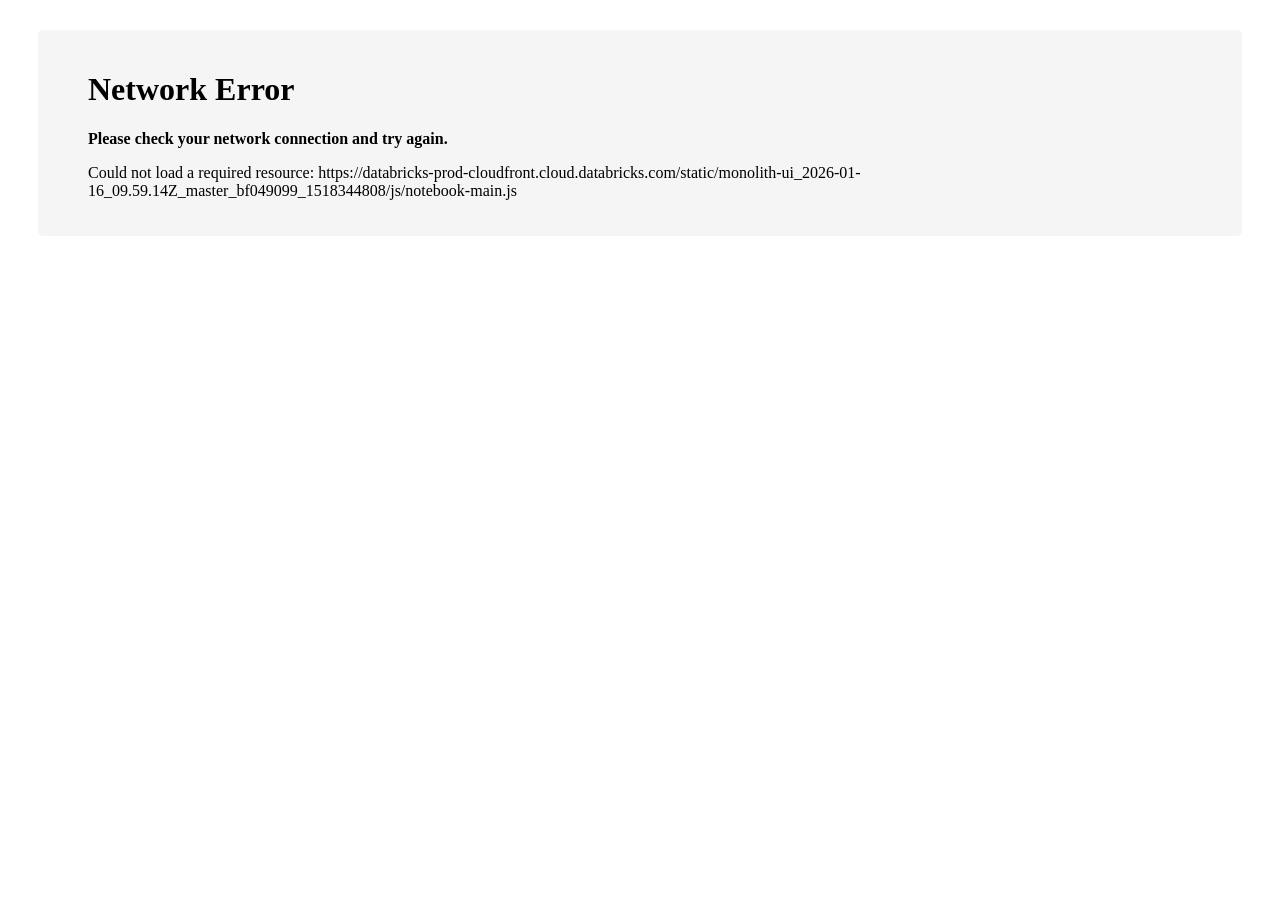
<file: Guias_Estudio/Study-Guide-Repo/Chapter 5/Orielly -Chapter 5-End-to-End RAG System Deployment on Databricks.html>
<!DOCTYPE html>
<html>
<head>
  <meta name="databricks-html-version" content="1">
<title>Orielly -Chapter 5-End-to-End RAG System Deployment on Databricks - Databricks</title>

<meta charset="utf-8">
<meta name="google" content="notranslate">
<meta name="robots" content="nofollow, noindex">
<meta http-equiv="Content-Language" content="en">
<meta http-equiv="Content-Type" content="text/html; charset=UTF8">

<link rel="stylesheet" type="text/css" href="https://databricks-prod-cloudfront.cloud.databricks.com/static/monolith-ui_2026-01-16_09.59.14Z_master_bf049099_1518344808/css/notebook-main.css">
<link rel="icon" type="image/png" href="https://databricks-prod-cloudfront.cloud.databricks.com/static/monolith-ui_2026-01-16_09.59.14Z_master_bf049099_1518344808/login/favicon.ico"/>
<script>window.__STATIC_SETTINGS__ = {"databricks.manager.enforceUserIsolation":true,"enablePasswordAclsForTier":true,"enableDbfsFileBrowser":true,"enableSshKeyUI":false,"defaultStandardMaxVCpus":32,"enableLineageUI":true,"enableProjectsAllowList":false,"enableClusterMetricsUI":true,"enableNewClusterReduxFormUI":false,"quotaReducedStandardMode":false,"allowWhitelistedIframeDomains":true,"enableServicePrincipalClusters":false,"devTierName":"Community Edition","enableReposByDefault":true,"databricks.fe.enableVegaLiteDebugMode":false,"enableNotebookTemplateImport":true,"shardName":"az-centralus-c2","enableReservoirTableUI":true,"databricks.fe.enableClusterCreateDefaultToFirstPolicy":false,"dbcForumURL":"http://forums.databricks.com/","enableAutorestart":false,"enable-X-Frame-Options":true,"enableClusterOAuthField":false,"enableGp3":true,"defaultPythonVersion":3,"sandboxForSandboxFrame":"allow-scripts allow-popups allow-popups-to-escape-sandbox allow-forms allow-same-origin allow-downloads","requireSpecialCharacterInDefaultPassword":true,"maxCustomTags":43,"databricks.fe.minAutoStopClassicSetInAPI":10,"jobNotebookDirectory":"__databricks_jobs_tmp","dbfsCommandResultServiceWriteResultMaxRetries":2,"enableMimeBundleResultRendering":true,"dbfsCommandResultServiceWriteResultTimeoutMillis":30000,"rStudioUserDefaultHomeBase":"/home","experiments":{"enableWorkspaceTour":false,"enableHomepagePrescriptiveQuickstart":false,"showAddTeammatesButton":false,"enableOnboardingModal":true},"forceAutorestart":false,"userCanUseDatabricksWorkspace":true,"enableClusterAcls":true,"serverlessClusterProductName":"High Concurrency","showS3TableImportOption":false,"defaultPerformanceMultipliersForDbr":{"AllPurpose":1,"JobsLight":1,"ServerlessRealTimeInference":1,"Jobs":1,"SQL":1},"redirectBrowserOnWorkspaceSelection":true,"maxEbsVolumesPerInstance":28,"enableWorkflowsInDBSQL":false,"enableLakehousesAclsUi":true,"isDbAdmin":false,"enableRStudioUI":true,"isAdmin":true,"isCloudlessWorkspace":false,"deltaProcessingBatchSize":1000,"timerUpdateQueueLength":100,"showH3Hint":true,"databricks.fe.sqlgateway.endpointOwnerAclEnabled":true,"enableLargeResultDownload":true,"enableSparkAdvisor":true,"jobsSqlEnableFetchEntityNameWithBatchSize":6,"zoneInfos":[],"enableFileArrivalTriggers":true,"enableCustomSpotPricingUIByTier":true,"serverlessClustersEnabled":true,"enableWorkspaceBrowserSorting":true,"enablePolicyFamilyBackend":true,"enableSentryLogging":false,"enableProjectTypeInWorkspace":true,"disallowUrlImportExceptFromDocs":false,"deprecateContentSpacer":true,"defaultPerformanceMultipliersForPhoton":{"AllPurpose":2.0,"JobsLight":1,"ServerlessRealTimeInference":1,"Jobs":2.5,"SQL":1},"enableGlobalInitScriptsUi":true,"enableFeatureStoreUnityCatalogIntegration":true,"enableFolderSourceExport":true,"enablePresignedUrlDirectUploads":false,"enableSqlConfigurationParametersUI":true,"enableGravitonUi":true,"enableAutorestartPanel":false,"databricks.fe.enableJobsObservabilityUI":true,"databricks.fe.history.queryProfile.enableFusedSubGraphs":true,"userCanUseSqlService":true,"databricks.fe.enableChartAggregationDisabling":true,"enableSingleLogout":false,"enableDeprecatedGlobalInitScripts":false,"enablePublishNotebooks":false,"databricks.fe.enableMakingCEUpgradeRequest":false,"enableUploadDataUis":true,"enableDataMarketplace":false,"browserLogSamplingRateModulo":10,"createTableInNotebookS3Link":{"url":"https://docs.databricks.com/_static/notebooks/data-import/s3.html.template","displayName":"S3","workspaceFileName":"S3 Example"},"enableClusterPinningUI":true,"enableJobAclsConfig":true,"databricks.fe.notebookAutocompleteCacheDebounce":1000,"projectsAllowListPermissions":"ALL_REPOS","enableJobsListMostRecentRunColumn":false,"enableFullTextSearch":false,"enableElasticSparkUI":true,"enableHeapAnalytics":false,"storeInteractiveNotebookResultsInCustomerAccount":false,"clusters":true,"enableJawsMFE":true,"enableWorkspaceExperiments":true,"customerApprovedWSLoginExpirationTime":"","databricks.fe.enableReactNotebookUpdateBatching":true,"enableAzureToolbar":true,"databricks.fe.enablePipelinesUnityCatalogSelection":true,"fileStoreBase":"FileStore","enableDataExplorerInWebapp":true,"enableUserStatusColumn":true,"enableDisplayHtmlByFileStoreUrl":true,"requireAttachPermissionToRunCommand":false,"enableFolderSourceImport":true,"databricks.fe.clearTitleKS":false,"enableTableAclsConfig":false,"enableWorkspaceFilesystem":true,"disableFeedback":false,"graphqlLatestJobRunPollInterval":3000,"sqlAnalyticsClusterSizeToPricingUnits":{"db.xxsmall":4.0,"db.xlarge":80.0,"db.xsmall":6.0,"db.2xlarge":144.0,"db.5xlarge":1042.0,"db.small":12.0,"db.3xlarge":272.0,"db.medium":24.0,"db.4xlarge":528.0,"db.large":40.0},"enableCompletedRunsTableAutogenQuery":true,"enableDbtTask":true,"databricks.fe.logAutocompleteWarning":true,"jobDefaultMinWorkers":2,"checkBeforeAddingAadUser":true,"databricks.billing.genericServerlessComputeDbuMap":"","enableResetPassword":true,"disableClusterIamRoleOptionality":false,"maxClusterTagValueLength":256,"jobsSqlEnableFetchEndpointWithBatchSize":6,"databricks.fe.jobsReposDocsURL":"","enableJobsSparkUpgrade":true,"createTableInNotebookDBFSLink":{"url":"https://docs.databricks.com/_static/notebooks/data-import/dbfs.html.template","displayName":"DBFS","workspaceFileName":"DBFS Example"},"perClusterAutoterminationEnabled":true,"instancePoolsEnabled":true,"graphqlJobScheduleBackgroundListPollInterval":0,"enableNotebookCommandNumbers":true,"measureRoundTripTimes":true,"singleNodeClustersEnabled":true,"maxGraphqlJobListQueryTries":3,"enableInstancePoolPermissionsUi":true,"allowStyleInSanitizedHtml":false,"autorestartMaintenanceWindow":"0 0 * * 0","enableTableAclsByTier":true,"enableJobsGetAPI21":true,"hipaaUi":false,"enableLanguagePanel":true,"enablePeriodicTrigger":true,"enableRestrictedClusterCreation":false,"disablePersonalAccessTokenForAccount":false,"databricks.manager.enableAzureSpotVM":true,"enableClusterAutoScaling":true,"enableJobsListUIRewrite":true,"enableLibraryAndInitScriptOnSharedClustersToggle":false,"databricks.fe.enableWsfsPythonTaskModal":true,"enableUserVisibleDefaultTags":true,"defaultNumWorkers":8,"databricks.fe.mergeConflictEditorAutoSavePeriod":30000,"databricks.fe.fixSelectMenuPositionWhenPortalTargetSet":true,"serverContinuationTimeoutMillis":10000,"enablePersonalVMPolicyForAllUsers":true,"enableJawsClusterReuse":true,"driverStderrFilePrefix":"stderr","enableJawsMFEShadowDOM":true,"databricks.fe.enableMergedImportModal":true,"roundTripReportTimeoutMs":60000,"honorControlCharacterInHtmlResult":true,"databricks.fe.uc.enableJobClusterSingleUserDefaultForUcGA":true,"useDuboisNotifications":true,"upgradeURLForBanner":"","enablePartnerHub":true,"accountsOwnerUrl":"https://accounts.azuredatabricks.net/?autoLogin=true&account_id=fbaa4b4a-a5b2-4a9a-b4b6-7021c66d5b2d","jobDefaultNumWorkers":8,"driverStdoutFilePrefix":"stdout","isMlflowNestedRunDeletionEnabled":true,"databricksDocsBaseHostname":"docs.microsoft.com/azure/databricks","jawsMFEPrefetchDelay":30000,"enableNotebookMonacoByDefault":true,"enableMultiLevelSchemaBrowser":true,"tableFilesBaseFolder":"/tables","sparkHistoryServerEnabled":true,"enableEBSVolumesUI":true,"databricks.fe.minAutoStopServerlessSetInUI":5,"maxWorkspaceFileEditSizeMb":10,"jobsRunAsPrincipalEnabled":true,"cellOperationBufferCapacity":100,"minDaysSinceDeletedToPurge":30,"homePageWelcomeMessage":"","dbfsCommandResultUiFetchTimeoutMillis":15000,"metastoreServiceRowLimit":1000000,"defaultStandardMinVCpus":8,"databricks.fe.enableIgnorePhotonOnByDefaultWhenUsingPolicies":true,"enableIPythonImportExport":true,"enable-X-Content-Type-Options":true,"enableJawsObservabilityUI":false,"enableSpotFleetPoolUi":false,"enableClusterTagsUI":true,"branch":"webapp_2026-01-10_05.58.33Z_master_19d24fb9_1223682884","enableSparkEnvironmentVariables":true,"enableX509Authentication":false,"useAADLogin":true,"enableByocUi":false,"enableStructuredStreamingNbOptimizations":true,"centralizedLoginEnabled":true,"local":false,"enableServerlessJobsUI":false,"enableClusterAutoScalingForJobs":true,"enableStrongPassword":false,"showReleaseNote":false,"displayDefaultContainerMemoryGB":30,"enableSsoSupportConfig":true,"enableAzureSpotVM":true,"broadenedEditPermission":false,"databricks.fe.notebookSqlErrorMark":true,"databricks.fe.enableWebhookDestinationsForAdminConsole":true,"maxDbtCommands":10,"workspaceLaunchTimestamp":1739050749000,"commandResultFetchWrapperDurationBeforeDisplayingFetchingStatusMillis":1000,"getMaxTokenLifetimeDays":730,"enableSQLEndpointInNotebook":true,"enableUcInPartnerConnect":true,"enableEphemeralRunsUpdate":false,"aclRequestBatchSize":100,"enableDatabricksAutologgingAdminConf":true,"workspaceFilesystemMaxFileSizeMb":500,"generateImplicitDf":true,"databricks.fe.enableGcpServiceAccount":true,"enableNewNotebookScheduleQueryByPathLimit":20,"deploymentMode":"production","useSpotForWorkers":true,"statusIOURL":"https://status.azuredatabricks.net/","removePasswordInAccountSettings":true,"enableLibraryAndInitScriptOnSharedCluster":false,"jobsSqlTaskUIEnabled":true,"enableProjectsAdminUI":true,"databricks.fe.jaws.filterByListRunState":true,"enableTokenManagementForTier":true,"enforceWorkspaceViewAcls":true,"enableUserInviteWorkflow":true,"mlflowModelServingEndpointCreationEnabled":true,"enableClusterBlueprints":true,"shouldShowWorkspaceName":true,"useAbsoluteUrlForWorkspaceSelection":true,"createTableConnectorOptionLinks":[{"url":"https://docs.databricks.com/_static/notebooks/data-import/azure-blob-store.html","displayName":"Azure Blob Storage","workspaceFileName":"Azure Blob Storage Import Example Notebook"},{"url":"https://docs.databricks.com/_static/notebooks/data-import/azure-data-lake-store.html","displayName":"Azure Data Lake Store","workspaceFileName":"Azure Data Lake Store Import Example"},{"url":"https://docs.databricks.com/_static/notebooks/azure/cassandra-azure.html","displayName":"Cassandra","workspaceFileName":"Cassandra Data Import Example"},{"url":"https://docs.databricks.com/_static/notebooks/snowflake-python.html","displayName":"Snowflake","workspaceFileName":"Snowflake Example"},{"url":"https://docs.databricks.com/_static/notebooks/data-import/jdbc.html","displayName":"JDBC","workspaceFileName":"JDBC Example"},{"url":"https://docs.databricks.com/_static/notebooks/structured-streaming-etl-kafka.html","displayName":"Kafka","workspaceFileName":"Kafka Example"},{"url":"https://docs.databricks.com/_static/notebooks/redis.html","displayName":"Redis","workspaceFileName":"Redis Example"},{"url":"https://docs.databricks.com/_static/notebooks/elasticsearch.html","displayName":"Elasticsearch","workspaceFileName":"Elasticsearch Example"},{"url":"https://docs.databricks.com/_static/notebooks/mongodb.html","displayName":"MongoDB","workspaceFileName":"MongoDB Example"}],"enableQueryCancellation":true,"enableFileStoreEndpoint":true,"enableStaticNotebooks":true,"jobDefaultMaxWorkers":8,"enableNewLineChart":true,"enableDataScienceAndEngineeringDashboard":true,"sandboxForUrlSandboxFrame":"allow-scripts allow-popups allow-popups-to-escape-sandbox allow-forms","databricks.fe.jaws.prefillMissingWarehouseForSqlTask":true,"enableCssTransitions":true,"azureDevOpsServicesBaseUrl":"https://dev.azure.com","maxQueueTimeUpperBound":43200,"minClusterTagKeyLength":1,"defaultJobClusterModel":{"spark_version":"16.4.x-scala2.12","azure_attributes":{"availability":"SPOT_WITH_FALLBACK_AZURE"},"node_type_id":"Standard_D4ds_v5","spark_env_vars":{"PYSPARK_PYTHON":"/databricks/python3/bin/python3"},"data_security_mode":"NONE","runtime_engine":"PHOTON","num_workers":8},"databricks.fe.enableServerlessSparkUI":false,"databricks.deltapipelines.ucEnabledWorkspaces":"","enableJawsUi":true,"credentialPassthroughEnabledStandardClusterMap":{"spark.databricks.passthrough.enabled":"true"},"jobsListBackendPaginationUpperBoundReached":false,"maxJobsTagsLimit":25,"pricingURL":"https://databricks.com/product/pricing","enableClusterAclsConfig":true,"enableRunSelectedText":true,"notifyLastLogin":false,"enableSshKeyUIByTier":true,"enableNewGcpNodeComposition":false,"enableCreateClusterOnAttach":false,"largeTextResultInIframeThreshold":100000,"enableClusterSubscription":true,"databricks.fe.enableTelemetryForTruncatedTableResult":true,"defaultSingleNodeJobClusterModel":{"spark_version":"16.4.x-scala2.12","spark_conf":{"spark.master":"local[*, 4]","spark.databricks.cluster.profile":"singleNode"},"azure_attributes":{"availability":"SPOT_WITH_FALLBACK_AZURE"},"node_type_id":"Standard_D4ds_v5","custom_tags":{"ResourceClass":"SingleNode"},"spark_env_vars":{"PYSPARK_PYTHON":"/databricks/python3/bin/python3"},"enable_elastic_disk":true,"data_security_mode":"NONE","runtime_engine":"PHOTON","num_workers":0},"enableQueryExecutionSummaryFrontend":true,"defaultMinWorkers":2,"commandStatusDebounceMaxWait":1000,"databricks.fe.enableJobsRepoInNotebookScheduling":true,"files":"files/","enableGraphqlOperationNameInPath":true,"enableFeatureCatalog":true,"enableSqlService":true,"enableClusterStartTimePrediction":false,"enableDriverLogsUI":true,"enableExperimentalCharts":false,"graphqlJobRunsMatrixPollInterval":5000,"enableSearchV2":true,"disableDbrBasicRestrictions":false,"enableAccessModeDataField":false,"defaultMaxWorkers":8,"isMetastoreInstalled":true,"enableWorkspaceAclsConfig":true,"databricks.fe.enablePolicyFamilyUi":true,"dropzoneMaxFileSize":2047,"enableSqlLocalFileUpload":true,"databricks.fe.minAutoStopServerlessSetInAPI":1,"driverLog4jFilePrefix":"log4j","enableSingleSignOn":false,"isMlflowDatabricksGitLineageEnabled":true,"enableMavenLibraries":true,"displayRowLimit":1000,"notebookTooManyCommandsNotificationLimit":1000,"enableJobSingleUserClustersUi":false,"maxNumTableResultColumnsToRender":50,"enablePlotWarningsRenderingWorkaround":true,"enableSparkEnvironmentVariablesUI":true,"defaultSparkVersion":{"key":"16.4.x-scala2.12","displayName":"16.4 LTS (includes Apache Spark 3.5.2, Scala 2.12)","packageLabel":"release__16.4.x-snapshot-scala2.12__databricks__16.4.16__dc44f32__a1d6106__jenkins__d035285__format-3","upgradable":true,"deprecated":false,"customerVisible":true,"sparkVersion":"3.5.2","scalaVersion":"2.12","gpuSupport":"false","dbrVersion":{"major":16,"feature":4,"patch":16},"capabilities":["SUPPORTS_BYOC","SUPPORTS_SHIELD","SUPPORTS_END_TO_END_ENCRYPTION","SUPPORTS_DATABRICKS_DELTA","SUPPORTS_ADLS_PASSTHROUGH","SUPPORTS_ADLS_GEN2_PASSTHROUGH","SUPPORTS_IAM_PASSTHROUGH","SUPPORTS_DATA_PLANE_EVENT_TRACKING","STANDARD_SKU","SUPPORTS_PYTHON3_ONLY","SUPPORTS_OPTIMIZED_AUTOSCALING","SUPPORTS_WEB_TERMINAL","SUPPORTS_TABLE_ACLS","SUPPORTS_JDK_11","SUPPORTS_JDK_8","SUPPORTS_UNITY_CATALOG","SUPPORTS_UNITY_CATALOG_GA","SUPPORTS_PYTHON_LIBRARIES_ON_SHARED_CLUSTERS","SUPPORTS_WSFS_PYTHON_LIBRARIES_ON_ASSIGNED_CLUSTERS","SUPPORTS_WSFS_INIT_SCRIPT_FUSE_MOUNT","SUPPORTS_VOLUMES_INIT_SCRIPT_ON_UC_CLUSTERS","SUPPORTS_JAR_LIBRARIES_ON_SHARED_CLUSTERS","SUPPORTS_MAVEN_LIBRARIES_ON_SHARED_CLUSTERS","SUPPORTS_VOLUMES_JAR_LIBRARIES_ON_SHARED_CLUSTERS","SUPPORTS_VOLUMES_JAR_LIBRARIES_ON_ASSIGNED_CLUSTERS","SUPPORTS_VOLUMES_WHL_LIBRARIES_ON_ASSIGNED_CLUSTERS","SUPPORTS_MODELS_IN_UC_AS_DEFAULT","SUPPORTS_WSFS_LIBRARIES_ON_NO_ISOLATION_CLUSTERS","SUPPORTS_REQUIREMENTS_FILE_ON_CLASSIC_CLUSTERS","DEPRECATE_DBFS_LIBRARY_INSTALLATIONS","ENABLE_NOTEBOOK_ENVIRONMENT_SIDE_PANEL_IN_CLASSIC","SUPPORTS_CLIENT_IMAGE_IN_UC_PYTHON_UDF","SUPPORTS_WEB_TERMINAL_ON_USER_ISOLATED_CLUSTERS"],"requiredVisibilityTag":null,"category":"Standard","universeRevision":"dc44f32632d2c114fb29043159c612bbacd42c3b","performanceDbuMultipliers":null,"pythonVersion":"3.12.3","generalAvailability":true,"isLTS":true,"eosDate":"2028-05-13","eolDate":null,"isEOL":false,"useJDK17":null},"mlflowModelRegistryEmailNotificationsEnabled":true,"enableUseConsistentColors":true,"jobsSqlTaskUIEnabledWithoutEntitlementChecks":true,"enableNewLineChartParams":false,"enableEnforceImdsV2":false,"deprecatedEnableStructuredDataAcls":false,"enableCustomSpotPricing":true,"enableCredentialPassthroughByTier":true,"enableRStudioFreeUI":true,"enableMountAclsConfig":false,"databricks.fe.enableLocaleSelectNudge":true,"defaultAutoterminationMin":120,"enableJobsEmailsV2Optout":false,"enablePipelinesDataSample":true,"databricks.fe.jaws.enableTypedSqlQueryParameterUI":true,"databricks.fe.prePhotonExperimentDefaultNumWorkers":8,"useDevTierHomePage":false,"enableJobsEmailsV2AdminConf":true,"defaultStandardNumVCpus":32,"isGenerateDltInferenceNotebookEnabled":true,"disableExportNotebook":false,"enableVerboseAuditLogs":false,"enableResizingClustersOnDataPanelDropdown":true,"databricks.deltapipelines.isUCCatalogEnabled":true,"commandStatusDebounceInterval":100,"enableTrashFolder":true,"showSqlEndpoints":true,"enforceUserIsolationAdminToggle":true,"enableTestConnIframe":true,"metaInstanceProfilesEnabled":true,"serveIframeFromUserContentDomain":true,"enableNotebookDatasetInfoView":true,"enableFullDownloadComplexType":true,"defaultTagKeys":{"CLUSTER_NAME":"ClusterName","VENDOR":"Vendor","CLUSTER_TYPE":"ResourceClass","CREATOR":"Creator","CLUSTER_ID":"ClusterId"},"enableClusterAclsByTier":true,"graphqlJobListPollInterval":10000,"azurePortalLink":"https://portal.azure.com","cloud":"Azure","enableDbsqlInternalRedirect":true,"customSparkVersionPrefix":"custom:","databricks.fe.enableDualRenderer":false,"enableSparkConfUI":true,"enableDbfsForWorkspace":true,"enableEndpointToWarehouseRename":true,"sparkVersionsSupportedForGenericComputeClusters":["10.4.x-scala2.12","11.3.x-scala2.12"],"datasetPreviewRowLimit":10,"homePageLogoDefault":"login/logo_2020/azure_databricks.png","instancePoolMaxCustomTags":{"AWS":43,"Azure":41,"GCP":52},"enableNotebookTableClipboard":true,"maxNumFileBrowserColumns":2,"databricks.fe.enableSimpleClusterCreateUi":true,"featureTier":"STANDARD_W_SEC_TIER","databricks.fe.prePhotonExperimentDefaultMaxWorkers":8,"customReferences":"","databricks.fe.enableRedashQueryClientHydration":true,"enableDatasourcesSearchInPartnerConnect":false,"enableRunJobTask":true,"autoInjectedDbAdminTokenExpirationMinutes":60,"mlflowRunArtifactDownloadEnabled":true,"enforceUserIsolation":false,"enableOrgSwitcherUI":true,"clustersLimit":-1,"enableExternalLocationIngestion":false,"enableElasticDisk":true,"databricks.fe.data.dltPipelineLineageEnabled":true,"reposIpynbResultsExportPermissions":"","projectsAllowList":"","databricks.fe.enableColorConsistency":false,"dynamicSparkVersionPolicyLabels":{"auto:latest-lts":"17.3.x-scala2.13","auto:prev-major":"17.3.x-scala2.13","auto:prev-major-ml":"17.3.x-cpu-ml-scala2.13","auto:latest-lts-ml":"17.3.x-cpu-ml-scala2.13","auto:latest":"18.0.x-scala2.13","auto:prev-lts-ml":"16.4.x-cpu-ml-scala2.12","auto:latest-ml":"18.0.x-cpu-ml-scala2.13","auto:prev-lts":"16.4.x-scala2.12"},"enableMultiSelect":true,"homePageLogo":"login/logo_2020/azure_databricks.png","shouldDisableFeedbackForms":true,"databricks.fe.jaws.enableDashboardSubscriptionsUi":true,"enableHlsRuntime":false,"enableJobsTags":true,"enableSamlAssertionEncryptionForWorkspace":false,"enableRepoAutosync":true,"enableContinuousJob":true,"enableWorkspaceFilesystemAdminUI":true,"enableNotebookRequestForAccess":true,"isModelServingV2AvailableInCurrentWorkspace":false,"enableSingleSignOnLogin":false,"enforceClusterViewAcls":true,"ebsVolumeSizeLimitGB":{"GENERAL_PURPOSE_SSD":[32,4096],"THROUGHPUT_OPTIMIZED_HDD":[500,4096]},"credentialPassthroughEnabledMap":{"spark.databricks.passthrough.enabled":"true","spark.databricks.pyspark.enableProcessIsolation":"true","spark.databricks.repl.allowedLanguages":"python,sql"},"requireEmailUserName":true,"isMlflowDatabricksAutologgingFeatureFlagEnabled":true,"enableRServerless":true,"frameRateReportIntervalMs":10000,"databricks.fe.enableAddDataPage":true,"unityCatalogServiceEnabled":true,"dbcFeedbackURL":"https://feedback.azure.com/forums/909463-azure-databricks","iframeSandboxBaseHostPath":"cloud.databricksusercontent.com/static/monolith-ui_2026-01-16_09.59.14Z_master_bf049099_1518344808","webTerminalPortNumber":7681,"databricks.webapp.createDeltaTablesByDefaultFromUI_rollout":true,"showVersion":false,"databricks.fe.jaws.enforceServerlessDbsql":false,"enableImdsV2AdminConfPanel":false,"userCanUseTokens":true,"enableStoringCommandResultsInDbfs":true,"enableJawsMultitasking":true,"serverlessClustersByDefault":false,"enableJobViewAcls":true,"databricks.fe.activeRunsCountPollInterval":10000,"collectDetailedFrameRateStats":true,"productName":"Databricks","pageHeaderFooterBanners":"{}","enableWorkspaceAcls":true,"maxClusterTagKeyLength":512,"enableNotebookCollapsibleHeadings":true,"gitHash":"","clusterTagReservedPrefixes":["azure","microsoft","windows"],"autorestartComplianceWindow":"25","tableAclsEnabledMap":{"spark.databricks.acl.dfAclsEnabled":"true","spark.databricks.repl.allowedLanguages":"python,sql"},"signupUrl":"","userCanUsePasswords":false,"databricksDocsNotebookPathPrefix":"^https://docs\\.microsoft\\.com/azure/databricks/_static/notebooks/.+$","defaultPythonIndentationForWorkspace":4,"graphqlClusterListPollIntervalMs":10000,"databricks.webapp.disableFeedbackFormsFallback":true,"deltaStatsReportIntervalMs":0,"instancePoolMinimumMaxCapacityValue":1,"showDeleteConnection":true,"enableTokensConfig":true,"databricks.dbsql.enabled":true,"enableAccessGrantedEmailNotification":true,"allowFeedbackForumAccess":true,"enableServicePrincipalsUi":true,"frameDurationReportThresholdMs":1000,"enablePerClusterInitScriptsV2UI":true,"mlflowModelServingV2EndpointCreationEnabled":false,"enableJawsRepoUI":true,"enableImportFromUrl":true,"enableWebTerminal":true,"enablePipelinesUi":true,"genericServerlessComputeDbuMap":{},"allowDisplayHtmlByUrl":true,"databricks.fe.treeViewEnableTopSort":true,"enableTokens":true,"enableMiniClusters":false,"enablePhotonCheckbox":true,"enableStripeElasticDisk":false,"databricks.fe.jobsGitCredentialsPollingIntervalMs":5000,"databricks.fe.gocxTest":true,"showWhitelabelFooter":false,"azureTrialExpirationTime":null,"enableDebugUI":false,"enableDbfsFileBrowserUI":true,"enableStreamingMetricsDashboard":true,"enableJobCreationAsMultitask":true,"allowNonAdminUsers":true,"domainSuffix":"azuredatabricks.net","enableSingleSignOnByTier":true,"enablePerformancePack":true,"databricks.fe.enableJawsRecentRunsCreatorFilter":true,"enableEndpointEventLog":false,"autoMLEnabled":true,"loginLogo":"/login/logo_2020/azure_databricks.png","enableCredentialPassthrough":true,"useStandardTierUpgradeTooltips":true,"allowNonAlphanumericUsernames":false,"staticNotebookResourceUrl":"https://databricks-prod-cloudfront.cloud.databricks.com/static/monolith-ui_2026-01-16_09.59.14Z_master_bf049099_1518344808/","autoMLServiceAPIUsed":true,"databricks.manager.servicePrincipalClusters.enabled":true,"instancePoolMaxPreloadedSparkImages":1,"enableSpotClusterType":true,"enableSparkPackages":true,"enableCeAccountDeletionUI":false,"databricks.fe.minAutoStopClassicSetInUI":10,"checkAadUserInWorkspaceTenant":false,"enableWorkspaceFilesystemAdminConfValue":"true","enableClusterTagsUIByTier":true,"enableJawsWebhooks":true,"enableNotebookHistoryUI":true,"databricks.manager.enablePolicyFamilyForAllWorkspaces":true,"enableClusterLoggingUI":true,"databricks.fe.jawsRecentRunsEnableGranularFilters":true,"allowCertificateUsernames":false,"showDebugCounters":false,"enableInstanceProfilesUI":true,"jawsRecentRunsTablePollingInterval":20000,"instancePoolDefaultTagKeys":["ClusterId","DatabricksInstancePoolCreatorId","DatabricksInstancePoolId","databricks-instance-name","DatabricksEnvironment","ClusterName","Creator","Vendor"],"enableFolderHtmlExport":true,"backgroundTabSuspensionTimeoutMs":300000,"enableMlflowCloneRunUI":true,"homepageFeaturedLinks":[],"enableVerboseAuditLogsUI":true,"enablePartialAccessAclsForTier":true,"enableClusterStart":true,"maxImportFileVersion":5,"isReferencingValuesEnabledInFrontend":true,"graphqlJobListQueryRetryDelay":10000,"isComplianceMode":false,"enableEBSVolumesUIByTier":true,"enableInstancePoolAcls":true,"enableSsoToSupportPortal":false,"enableAutoMLServerlessForWorkspace":true,"enableDcsAdminToggle":true,"trialExpirationTime":null,"enableTableAclService":true,"userType":"WorkspaceUser","removeSubCommandCodeWhenExport":true,"databricksDocsStripHtmlExt":true,"upgradeURL":"","maxAutoterminationMinutes":43200,"databricks.fe.ingestion.externalDataSourcesTilesOptOutAccounts":"[]","notebookLoadingBackground":"#fff","enableJobsListPaginatedView":true,"enableViewAclsAdminControls":true,"sshContainerForwardedPort":2200,"databricks.fe.prePhotonExperimentDefaultMinWorkers":2,"workspaceFilesystemAdminConfIsDefined":true,"databricks.fe.enableNotebookBackgroundExecNotifications":true,"databricks.graphql.enableClusterSubscriptionWithKafka":true,"disableExternalDataSourcesTiles":false,"maxQueueTimeLowerBound":600,"enableStaticHtmlImport":true,"enableInstanceProfilesByTier":true,"showForgotPasswordLink":true,"enableFilesInWorkspace":true,"enableDataSecurityModeUi":true,"defaultMemoryPerContainerMB":28000,"isModelRegistryEnabledInCurrentWorkspace":true,"minAutoterminationMinutes":10,"enableUserGroupsUi":true,"useDuboisSelect":true,"accounts":true,"enableExplainQueryResultToText":true,"enableHeapAnalyticsAdminUi":false,"databricks.fe.enableDefaultPolicyUi":true,"defaultCoresPerContainer":4,"allowUsernamesOfAnyLength":false,"graphqlJobScheduleListPollInterval":20000,"shouldTrackDuboisUsage":true,"isModelServingEnabledInCurrentWorkspace":true,"enableClusterJsonViewer":true,"disableResultsDownloading":true,"graphqlJobViewPollInterval":2000,"cloudManagementPortalUrl":"https://portal.azure.com/#resource/subscriptions/624255c1-c55f-4a7c-8fcf-812d92717c65/resourceGroups/cleanroom/providers/Microsoft.Databricks/workspaces/transactions_wks","jobsSqlFileTaskUIEnabled":true,"enable-X-XSS-Protection":true,"dbTokenAclsAreInitialized":true};</script>
<script>var __DATABRICKS_NOTEBOOK_MODEL = '[base64]';</script>

</head>
<body>  <script>
window.addEventListener('load', function(event) {
  if (window.mainJsLoadError) {
    var u = 'https://databricks-prod-cloudfront.cloud.databricks.com/static/monolith-ui_2026-01-16_09.59.14Z_master_bf049099_1518344808/js/notebook-main.js';
    var b = document.getElementsByTagName('body')[0];
    var c = document.createElement('div');
    c.innerHTML = ('<h1 class="error-static-notebook">Network Error</h1>' +
      '<p><b>Please check your network connection and try again.</b></p>' +
      '<p>Could not load a required resource: ' + u + '</p>');
    c.style.margin = '30px';
    c.style.padding = '20px 50px';
    c.style.backgroundColor = '#f5f5f5';
    c.style.borderRadius = '5px';
    b.appendChild(c);
  }
});
</script>
<script
 src="https://databricks-prod-cloudfront.cloud.databricks.com/static/monolith-ui_2026-01-16_09.59.14Z_master_bf049099_1518344808/js/notebook-main.js"
 onerror="window.mainJsLoadError = true;"
 charset="utf-8"></script>
<script
 src="https://databricks-prod-cloudfront.cloud.databricks.com/static/monolith-ui_2026-01-16_09.59.14Z_master_bf049099_1518344808/js/metrics-graphics.js"
 onerror="window.mainJsLoadError = true;"
 charset="utf-8"></script>
</body>
</html>
</file>
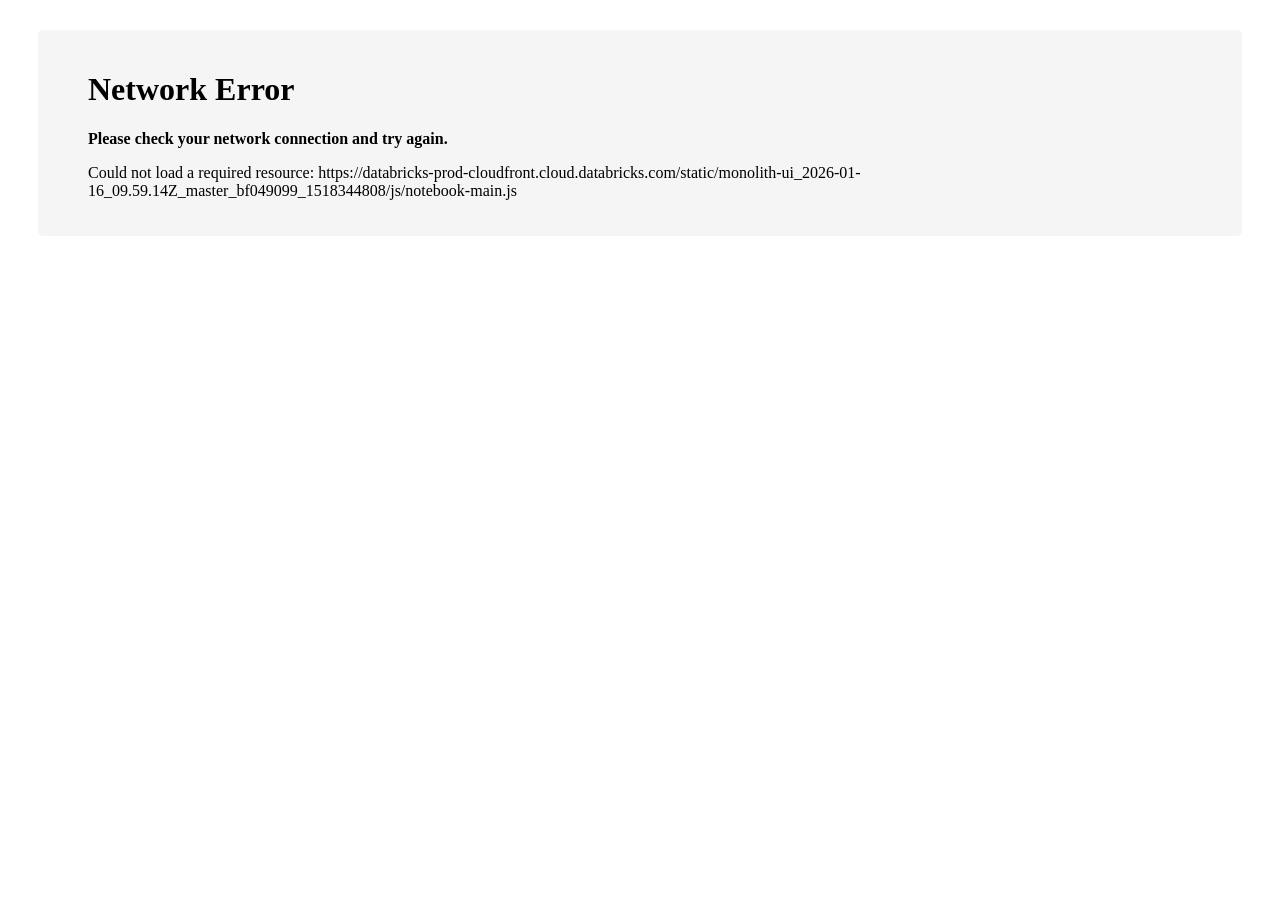
<file: Guias_Estudio/Study-Guide-Repo/Chapter 7/Orielly -Chapter 7-AI_Guardrails.html>
<!DOCTYPE html>
<html>
<head>
  <meta name="databricks-html-version" content="1">
<title>Orielly -Chapter 7-AI_Guardrails_Lab - Databricks</title>

<meta charset="utf-8">
<meta name="google" content="notranslate">
<meta name="robots" content="nofollow, noindex">
<meta http-equiv="Content-Language" content="en">
<meta http-equiv="Content-Type" content="text/html; charset=UTF8">

<link rel="stylesheet" type="text/css" href="https://databricks-prod-cloudfront.cloud.databricks.com/static/monolith-ui_2026-01-16_09.59.14Z_master_bf049099_1518344808/css/notebook-main.css">
<link rel="icon" type="image/png" href="https://databricks-prod-cloudfront.cloud.databricks.com/static/monolith-ui_2026-01-16_09.59.14Z_master_bf049099_1518344808/login/favicon.ico"/>
<script>window.__STATIC_SETTINGS__ = {"databricks.manager.enforceUserIsolation":true,"enablePasswordAclsForTier":true,"enableDbfsFileBrowser":true,"enableSshKeyUI":false,"defaultStandardMaxVCpus":32,"enableLineageUI":true,"enableProjectsAllowList":false,"enableClusterMetricsUI":true,"enableNewClusterReduxFormUI":false,"quotaReducedStandardMode":false,"allowWhitelistedIframeDomains":true,"enableServicePrincipalClusters":false,"devTierName":"Community Edition","enableReposByDefault":true,"databricks.fe.enableVegaLiteDebugMode":false,"enableNotebookTemplateImport":true,"shardName":"az-centralus-c2","enableReservoirTableUI":true,"databricks.fe.enableClusterCreateDefaultToFirstPolicy":false,"dbcForumURL":"http://forums.databricks.com/","enableAutorestart":false,"enable-X-Frame-Options":true,"enableClusterOAuthField":false,"enableGp3":true,"defaultPythonVersion":3,"sandboxForSandboxFrame":"allow-scripts allow-popups allow-popups-to-escape-sandbox allow-forms allow-same-origin allow-downloads","requireSpecialCharacterInDefaultPassword":true,"maxCustomTags":43,"databricks.fe.minAutoStopClassicSetInAPI":10,"jobNotebookDirectory":"__databricks_jobs_tmp","dbfsCommandResultServiceWriteResultMaxRetries":2,"enableMimeBundleResultRendering":true,"dbfsCommandResultServiceWriteResultTimeoutMillis":30000,"rStudioUserDefaultHomeBase":"/home","experiments":{"enableWorkspaceTour":false,"enableHomepagePrescriptiveQuickstart":false,"showAddTeammatesButton":false,"enableOnboardingModal":true},"forceAutorestart":false,"userCanUseDatabricksWorkspace":true,"enableClusterAcls":true,"serverlessClusterProductName":"High Concurrency","showS3TableImportOption":false,"defaultPerformanceMultipliersForDbr":{"AllPurpose":1,"JobsLight":1,"ServerlessRealTimeInference":1,"Jobs":1,"SQL":1},"redirectBrowserOnWorkspaceSelection":true,"maxEbsVolumesPerInstance":28,"enableWorkflowsInDBSQL":false,"enableLakehousesAclsUi":true,"isDbAdmin":false,"enableRStudioUI":true,"isAdmin":true,"isCloudlessWorkspace":false,"deltaProcessingBatchSize":1000,"timerUpdateQueueLength":100,"showH3Hint":true,"databricks.fe.sqlgateway.endpointOwnerAclEnabled":true,"enableLargeResultDownload":true,"enableSparkAdvisor":true,"jobsSqlEnableFetchEntityNameWithBatchSize":6,"zoneInfos":[],"enableFileArrivalTriggers":true,"enableCustomSpotPricingUIByTier":true,"serverlessClustersEnabled":true,"enableWorkspaceBrowserSorting":true,"enablePolicyFamilyBackend":true,"enableSentryLogging":false,"enableProjectTypeInWorkspace":true,"disallowUrlImportExceptFromDocs":false,"deprecateContentSpacer":true,"defaultPerformanceMultipliersForPhoton":{"AllPurpose":2.0,"JobsLight":1,"ServerlessRealTimeInference":1,"Jobs":2.5,"SQL":1},"enableGlobalInitScriptsUi":true,"enableFeatureStoreUnityCatalogIntegration":true,"enableFolderSourceExport":true,"enablePresignedUrlDirectUploads":false,"enableSqlConfigurationParametersUI":true,"enableGravitonUi":true,"enableAutorestartPanel":false,"databricks.fe.enableJobsObservabilityUI":true,"databricks.fe.history.queryProfile.enableFusedSubGraphs":true,"userCanUseSqlService":true,"databricks.fe.enableChartAggregationDisabling":true,"enableSingleLogout":false,"enableDeprecatedGlobalInitScripts":false,"enablePublishNotebooks":false,"databricks.fe.enableMakingCEUpgradeRequest":false,"enableUploadDataUis":true,"enableDataMarketplace":false,"browserLogSamplingRateModulo":10,"createTableInNotebookS3Link":{"url":"https://docs.databricks.com/_static/notebooks/data-import/s3.html.template","displayName":"S3","workspaceFileName":"S3 Example"},"enableClusterPinningUI":true,"enableJobAclsConfig":true,"databricks.fe.notebookAutocompleteCacheDebounce":1000,"projectsAllowListPermissions":"ALL_REPOS","enableJobsListMostRecentRunColumn":false,"enableFullTextSearch":false,"enableElasticSparkUI":true,"enableHeapAnalytics":false,"storeInteractiveNotebookResultsInCustomerAccount":false,"clusters":true,"enableJawsMFE":true,"enableWorkspaceExperiments":true,"customerApprovedWSLoginExpirationTime":"","databricks.fe.enableReactNotebookUpdateBatching":true,"enableAzureToolbar":true,"databricks.fe.enablePipelinesUnityCatalogSelection":true,"fileStoreBase":"FileStore","enableDataExplorerInWebapp":true,"enableUserStatusColumn":true,"enableDisplayHtmlByFileStoreUrl":true,"requireAttachPermissionToRunCommand":false,"enableFolderSourceImport":true,"databricks.fe.clearTitleKS":false,"enableTableAclsConfig":false,"enableWorkspaceFilesystem":true,"disableFeedback":false,"graphqlLatestJobRunPollInterval":3000,"sqlAnalyticsClusterSizeToPricingUnits":{"db.xxsmall":4.0,"db.xlarge":80.0,"db.xsmall":6.0,"db.2xlarge":144.0,"db.5xlarge":1042.0,"db.small":12.0,"db.3xlarge":272.0,"db.medium":24.0,"db.4xlarge":528.0,"db.large":40.0},"enableCompletedRunsTableAutogenQuery":true,"enableDbtTask":true,"databricks.fe.logAutocompleteWarning":true,"jobDefaultMinWorkers":2,"checkBeforeAddingAadUser":true,"databricks.billing.genericServerlessComputeDbuMap":"","enableResetPassword":true,"disableClusterIamRoleOptionality":false,"maxClusterTagValueLength":256,"jobsSqlEnableFetchEndpointWithBatchSize":6,"databricks.fe.jobsReposDocsURL":"","enableJobsSparkUpgrade":true,"createTableInNotebookDBFSLink":{"url":"https://docs.databricks.com/_static/notebooks/data-import/dbfs.html.template","displayName":"DBFS","workspaceFileName":"DBFS Example"},"perClusterAutoterminationEnabled":true,"instancePoolsEnabled":true,"graphqlJobScheduleBackgroundListPollInterval":0,"enableNotebookCommandNumbers":true,"measureRoundTripTimes":true,"singleNodeClustersEnabled":true,"maxGraphqlJobListQueryTries":3,"enableInstancePoolPermissionsUi":true,"allowStyleInSanitizedHtml":false,"autorestartMaintenanceWindow":"0 0 * * 0","enableTableAclsByTier":true,"enableJobsGetAPI21":true,"hipaaUi":false,"enableLanguagePanel":true,"enablePeriodicTrigger":true,"enableRestrictedClusterCreation":false,"disablePersonalAccessTokenForAccount":false,"databricks.manager.enableAzureSpotVM":true,"enableClusterAutoScaling":true,"enableJobsListUIRewrite":true,"enableLibraryAndInitScriptOnSharedClustersToggle":false,"databricks.fe.enableWsfsPythonTaskModal":true,"enableUserVisibleDefaultTags":true,"defaultNumWorkers":8,"databricks.fe.mergeConflictEditorAutoSavePeriod":30000,"databricks.fe.fixSelectMenuPositionWhenPortalTargetSet":true,"serverContinuationTimeoutMillis":10000,"enablePersonalVMPolicyForAllUsers":true,"enableJawsClusterReuse":true,"driverStderrFilePrefix":"stderr","enableJawsMFEShadowDOM":true,"databricks.fe.enableMergedImportModal":true,"roundTripReportTimeoutMs":60000,"honorControlCharacterInHtmlResult":true,"databricks.fe.uc.enableJobClusterSingleUserDefaultForUcGA":true,"useDuboisNotifications":true,"upgradeURLForBanner":"","enablePartnerHub":true,"accountsOwnerUrl":"https://accounts.azuredatabricks.net/?autoLogin=true&account_id=fbaa4b4a-a5b2-4a9a-b4b6-7021c66d5b2d","jobDefaultNumWorkers":8,"driverStdoutFilePrefix":"stdout","isMlflowNestedRunDeletionEnabled":true,"databricksDocsBaseHostname":"docs.microsoft.com/azure/databricks","jawsMFEPrefetchDelay":30000,"enableNotebookMonacoByDefault":true,"enableMultiLevelSchemaBrowser":true,"tableFilesBaseFolder":"/tables","sparkHistoryServerEnabled":true,"enableEBSVolumesUI":true,"databricks.fe.minAutoStopServerlessSetInUI":5,"maxWorkspaceFileEditSizeMb":10,"jobsRunAsPrincipalEnabled":true,"cellOperationBufferCapacity":100,"minDaysSinceDeletedToPurge":30,"homePageWelcomeMessage":"","dbfsCommandResultUiFetchTimeoutMillis":15000,"metastoreServiceRowLimit":1000000,"defaultStandardMinVCpus":8,"databricks.fe.enableIgnorePhotonOnByDefaultWhenUsingPolicies":true,"enableIPythonImportExport":true,"enable-X-Content-Type-Options":true,"enableJawsObservabilityUI":false,"enableSpotFleetPoolUi":false,"enableClusterTagsUI":true,"branch":"webapp_2026-01-10_05.58.33Z_master_19d24fb9_1223682884","enableSparkEnvironmentVariables":true,"enableX509Authentication":false,"useAADLogin":true,"enableByocUi":false,"enableStructuredStreamingNbOptimizations":true,"centralizedLoginEnabled":true,"local":false,"enableServerlessJobsUI":false,"enableClusterAutoScalingForJobs":true,"enableStrongPassword":false,"showReleaseNote":false,"displayDefaultContainerMemoryGB":30,"enableSsoSupportConfig":true,"enableAzureSpotVM":true,"broadenedEditPermission":false,"databricks.fe.notebookSqlErrorMark":true,"databricks.fe.enableWebhookDestinationsForAdminConsole":true,"maxDbtCommands":10,"workspaceLaunchTimestamp":1739050749000,"commandResultFetchWrapperDurationBeforeDisplayingFetchingStatusMillis":1000,"getMaxTokenLifetimeDays":730,"enableSQLEndpointInNotebook":true,"enableUcInPartnerConnect":true,"enableEphemeralRunsUpdate":false,"aclRequestBatchSize":100,"enableDatabricksAutologgingAdminConf":true,"workspaceFilesystemMaxFileSizeMb":500,"generateImplicitDf":true,"databricks.fe.enableGcpServiceAccount":true,"enableNewNotebookScheduleQueryByPathLimit":20,"deploymentMode":"production","useSpotForWorkers":true,"statusIOURL":"https://status.azuredatabricks.net/","removePasswordInAccountSettings":true,"enableLibraryAndInitScriptOnSharedCluster":false,"jobsSqlTaskUIEnabled":true,"enableProjectsAdminUI":true,"databricks.fe.jaws.filterByListRunState":true,"enableTokenManagementForTier":true,"enforceWorkspaceViewAcls":true,"enableUserInviteWorkflow":true,"mlflowModelServingEndpointCreationEnabled":true,"enableClusterBlueprints":true,"shouldShowWorkspaceName":true,"useAbsoluteUrlForWorkspaceSelection":true,"createTableConnectorOptionLinks":[{"url":"https://docs.databricks.com/_static/notebooks/data-import/azure-blob-store.html","displayName":"Azure Blob Storage","workspaceFileName":"Azure Blob Storage Import Example Notebook"},{"url":"https://docs.databricks.com/_static/notebooks/data-import/azure-data-lake-store.html","displayName":"Azure Data Lake Store","workspaceFileName":"Azure Data Lake Store Import Example"},{"url":"https://docs.databricks.com/_static/notebooks/azure/cassandra-azure.html","displayName":"Cassandra","workspaceFileName":"Cassandra Data Import Example"},{"url":"https://docs.databricks.com/_static/notebooks/snowflake-python.html","displayName":"Snowflake","workspaceFileName":"Snowflake Example"},{"url":"https://docs.databricks.com/_static/notebooks/data-import/jdbc.html","displayName":"JDBC","workspaceFileName":"JDBC Example"},{"url":"https://docs.databricks.com/_static/notebooks/structured-streaming-etl-kafka.html","displayName":"Kafka","workspaceFileName":"Kafka Example"},{"url":"https://docs.databricks.com/_static/notebooks/redis.html","displayName":"Redis","workspaceFileName":"Redis Example"},{"url":"https://docs.databricks.com/_static/notebooks/elasticsearch.html","displayName":"Elasticsearch","workspaceFileName":"Elasticsearch Example"},{"url":"https://docs.databricks.com/_static/notebooks/mongodb.html","displayName":"MongoDB","workspaceFileName":"MongoDB Example"}],"enableQueryCancellation":true,"enableFileStoreEndpoint":true,"enableStaticNotebooks":true,"jobDefaultMaxWorkers":8,"enableNewLineChart":true,"enableDataScienceAndEngineeringDashboard":true,"sandboxForUrlSandboxFrame":"allow-scripts allow-popups allow-popups-to-escape-sandbox allow-forms","databricks.fe.jaws.prefillMissingWarehouseForSqlTask":true,"enableCssTransitions":true,"azureDevOpsServicesBaseUrl":"https://dev.azure.com","maxQueueTimeUpperBound":43200,"minClusterTagKeyLength":1,"defaultJobClusterModel":{"spark_version":"16.4.x-scala2.12","azure_attributes":{"availability":"SPOT_WITH_FALLBACK_AZURE"},"node_type_id":"Standard_D4ds_v5","spark_env_vars":{"PYSPARK_PYTHON":"/databricks/python3/bin/python3"},"data_security_mode":"NONE","runtime_engine":"PHOTON","num_workers":8},"databricks.fe.enableServerlessSparkUI":false,"databricks.deltapipelines.ucEnabledWorkspaces":"","enableJawsUi":true,"credentialPassthroughEnabledStandardClusterMap":{"spark.databricks.passthrough.enabled":"true"},"jobsListBackendPaginationUpperBoundReached":false,"maxJobsTagsLimit":25,"pricingURL":"https://databricks.com/product/pricing","enableClusterAclsConfig":true,"enableRunSelectedText":true,"notifyLastLogin":false,"enableSshKeyUIByTier":true,"enableNewGcpNodeComposition":false,"enableCreateClusterOnAttach":false,"largeTextResultInIframeThreshold":100000,"enableClusterSubscription":true,"databricks.fe.enableTelemetryForTruncatedTableResult":true,"defaultSingleNodeJobClusterModel":{"spark_version":"16.4.x-scala2.12","spark_conf":{"spark.master":"local[*, 4]","spark.databricks.cluster.profile":"singleNode"},"azure_attributes":{"availability":"SPOT_WITH_FALLBACK_AZURE"},"node_type_id":"Standard_D4ds_v5","custom_tags":{"ResourceClass":"SingleNode"},"spark_env_vars":{"PYSPARK_PYTHON":"/databricks/python3/bin/python3"},"enable_elastic_disk":true,"data_security_mode":"NONE","runtime_engine":"PHOTON","num_workers":0},"enableQueryExecutionSummaryFrontend":true,"defaultMinWorkers":2,"commandStatusDebounceMaxWait":1000,"databricks.fe.enableJobsRepoInNotebookScheduling":true,"files":"files/","enableGraphqlOperationNameInPath":true,"enableFeatureCatalog":true,"enableSqlService":true,"enableClusterStartTimePrediction":false,"enableDriverLogsUI":true,"enableExperimentalCharts":false,"graphqlJobRunsMatrixPollInterval":5000,"enableSearchV2":true,"disableDbrBasicRestrictions":false,"enableAccessModeDataField":false,"defaultMaxWorkers":8,"isMetastoreInstalled":true,"enableWorkspaceAclsConfig":true,"databricks.fe.enablePolicyFamilyUi":true,"dropzoneMaxFileSize":2047,"enableSqlLocalFileUpload":true,"databricks.fe.minAutoStopServerlessSetInAPI":1,"driverLog4jFilePrefix":"log4j","enableSingleSignOn":false,"isMlflowDatabricksGitLineageEnabled":true,"enableMavenLibraries":true,"displayRowLimit":1000,"notebookTooManyCommandsNotificationLimit":1000,"enableJobSingleUserClustersUi":false,"maxNumTableResultColumnsToRender":50,"enablePlotWarningsRenderingWorkaround":true,"enableSparkEnvironmentVariablesUI":true,"defaultSparkVersion":{"key":"16.4.x-scala2.12","displayName":"16.4 LTS (includes Apache Spark 3.5.2, Scala 2.12)","packageLabel":"release__16.4.x-snapshot-scala2.12__databricks__16.4.16__dc44f32__a1d6106__jenkins__d035285__format-3","upgradable":true,"deprecated":false,"customerVisible":true,"sparkVersion":"3.5.2","scalaVersion":"2.12","gpuSupport":"false","dbrVersion":{"major":16,"feature":4,"patch":16},"capabilities":["SUPPORTS_BYOC","SUPPORTS_SHIELD","SUPPORTS_END_TO_END_ENCRYPTION","SUPPORTS_DATABRICKS_DELTA","SUPPORTS_ADLS_PASSTHROUGH","SUPPORTS_ADLS_GEN2_PASSTHROUGH","SUPPORTS_IAM_PASSTHROUGH","SUPPORTS_DATA_PLANE_EVENT_TRACKING","STANDARD_SKU","SUPPORTS_PYTHON3_ONLY","SUPPORTS_OPTIMIZED_AUTOSCALING","SUPPORTS_WEB_TERMINAL","SUPPORTS_TABLE_ACLS","SUPPORTS_JDK_11","SUPPORTS_JDK_8","SUPPORTS_UNITY_CATALOG","SUPPORTS_UNITY_CATALOG_GA","SUPPORTS_PYTHON_LIBRARIES_ON_SHARED_CLUSTERS","SUPPORTS_WSFS_PYTHON_LIBRARIES_ON_ASSIGNED_CLUSTERS","SUPPORTS_WSFS_INIT_SCRIPT_FUSE_MOUNT","SUPPORTS_VOLUMES_INIT_SCRIPT_ON_UC_CLUSTERS","SUPPORTS_JAR_LIBRARIES_ON_SHARED_CLUSTERS","SUPPORTS_MAVEN_LIBRARIES_ON_SHARED_CLUSTERS","SUPPORTS_VOLUMES_JAR_LIBRARIES_ON_SHARED_CLUSTERS","SUPPORTS_VOLUMES_JAR_LIBRARIES_ON_ASSIGNED_CLUSTERS","SUPPORTS_VOLUMES_WHL_LIBRARIES_ON_ASSIGNED_CLUSTERS","SUPPORTS_MODELS_IN_UC_AS_DEFAULT","SUPPORTS_WSFS_LIBRARIES_ON_NO_ISOLATION_CLUSTERS","SUPPORTS_REQUIREMENTS_FILE_ON_CLASSIC_CLUSTERS","DEPRECATE_DBFS_LIBRARY_INSTALLATIONS","ENABLE_NOTEBOOK_ENVIRONMENT_SIDE_PANEL_IN_CLASSIC","SUPPORTS_CLIENT_IMAGE_IN_UC_PYTHON_UDF","SUPPORTS_WEB_TERMINAL_ON_USER_ISOLATED_CLUSTERS"],"requiredVisibilityTag":null,"category":"Standard","universeRevision":"dc44f32632d2c114fb29043159c612bbacd42c3b","performanceDbuMultipliers":null,"pythonVersion":"3.12.3","generalAvailability":true,"isLTS":true,"eosDate":"2028-05-13","eolDate":null,"isEOL":false,"useJDK17":null},"mlflowModelRegistryEmailNotificationsEnabled":true,"enableUseConsistentColors":true,"jobsSqlTaskUIEnabledWithoutEntitlementChecks":true,"enableNewLineChartParams":false,"enableEnforceImdsV2":false,"deprecatedEnableStructuredDataAcls":false,"enableCustomSpotPricing":true,"enableCredentialPassthroughByTier":true,"enableRStudioFreeUI":true,"enableMountAclsConfig":false,"databricks.fe.enableLocaleSelectNudge":true,"defaultAutoterminationMin":120,"enableJobsEmailsV2Optout":false,"enablePipelinesDataSample":true,"databricks.fe.jaws.enableTypedSqlQueryParameterUI":true,"databricks.fe.prePhotonExperimentDefaultNumWorkers":8,"useDevTierHomePage":false,"enableJobsEmailsV2AdminConf":true,"defaultStandardNumVCpus":32,"isGenerateDltInferenceNotebookEnabled":true,"disableExportNotebook":false,"enableVerboseAuditLogs":false,"enableResizingClustersOnDataPanelDropdown":true,"databricks.deltapipelines.isUCCatalogEnabled":true,"commandStatusDebounceInterval":100,"enableTrashFolder":true,"showSqlEndpoints":true,"enforceUserIsolationAdminToggle":true,"enableTestConnIframe":true,"metaInstanceProfilesEnabled":true,"serveIframeFromUserContentDomain":true,"enableNotebookDatasetInfoView":true,"enableFullDownloadComplexType":true,"defaultTagKeys":{"CLUSTER_NAME":"ClusterName","VENDOR":"Vendor","CLUSTER_TYPE":"ResourceClass","CREATOR":"Creator","CLUSTER_ID":"ClusterId"},"enableClusterAclsByTier":true,"graphqlJobListPollInterval":10000,"azurePortalLink":"https://portal.azure.com","cloud":"Azure","enableDbsqlInternalRedirect":true,"customSparkVersionPrefix":"custom:","databricks.fe.enableDualRenderer":false,"enableSparkConfUI":true,"enableDbfsForWorkspace":true,"enableEndpointToWarehouseRename":true,"sparkVersionsSupportedForGenericComputeClusters":["10.4.x-scala2.12","11.3.x-scala2.12"],"datasetPreviewRowLimit":10,"homePageLogoDefault":"login/logo_2020/azure_databricks.png","instancePoolMaxCustomTags":{"AWS":43,"Azure":41,"GCP":52},"enableNotebookTableClipboard":true,"maxNumFileBrowserColumns":2,"databricks.fe.enableSimpleClusterCreateUi":true,"featureTier":"STANDARD_W_SEC_TIER","databricks.fe.prePhotonExperimentDefaultMaxWorkers":8,"customReferences":"","databricks.fe.enableRedashQueryClientHydration":true,"enableDatasourcesSearchInPartnerConnect":false,"enableRunJobTask":true,"autoInjectedDbAdminTokenExpirationMinutes":60,"mlflowRunArtifactDownloadEnabled":true,"enforceUserIsolation":false,"enableOrgSwitcherUI":true,"clustersLimit":-1,"enableExternalLocationIngestion":false,"enableElasticDisk":true,"databricks.fe.data.dltPipelineLineageEnabled":true,"reposIpynbResultsExportPermissions":"","projectsAllowList":"","databricks.fe.enableColorConsistency":false,"dynamicSparkVersionPolicyLabels":{"auto:latest-lts":"17.3.x-scala2.13","auto:prev-major":"17.3.x-scala2.13","auto:prev-major-ml":"17.3.x-cpu-ml-scala2.13","auto:latest-lts-ml":"17.3.x-cpu-ml-scala2.13","auto:latest":"18.0.x-scala2.13","auto:prev-lts-ml":"16.4.x-cpu-ml-scala2.12","auto:latest-ml":"18.0.x-cpu-ml-scala2.13","auto:prev-lts":"16.4.x-scala2.12"},"enableMultiSelect":true,"homePageLogo":"login/logo_2020/azure_databricks.png","shouldDisableFeedbackForms":true,"databricks.fe.jaws.enableDashboardSubscriptionsUi":true,"enableHlsRuntime":false,"enableJobsTags":true,"enableSamlAssertionEncryptionForWorkspace":false,"enableRepoAutosync":true,"enableContinuousJob":true,"enableWorkspaceFilesystemAdminUI":true,"enableNotebookRequestForAccess":true,"isModelServingV2AvailableInCurrentWorkspace":false,"enableSingleSignOnLogin":false,"enforceClusterViewAcls":true,"ebsVolumeSizeLimitGB":{"GENERAL_PURPOSE_SSD":[32,4096],"THROUGHPUT_OPTIMIZED_HDD":[500,4096]},"credentialPassthroughEnabledMap":{"spark.databricks.passthrough.enabled":"true","spark.databricks.pyspark.enableProcessIsolation":"true","spark.databricks.repl.allowedLanguages":"python,sql"},"requireEmailUserName":true,"isMlflowDatabricksAutologgingFeatureFlagEnabled":true,"enableRServerless":true,"frameRateReportIntervalMs":10000,"databricks.fe.enableAddDataPage":true,"unityCatalogServiceEnabled":true,"dbcFeedbackURL":"https://feedback.azure.com/forums/909463-azure-databricks","iframeSandboxBaseHostPath":"cloud.databricksusercontent.com/static/monolith-ui_2026-01-16_09.59.14Z_master_bf049099_1518344808","webTerminalPortNumber":7681,"databricks.webapp.createDeltaTablesByDefaultFromUI_rollout":true,"showVersion":false,"databricks.fe.jaws.enforceServerlessDbsql":false,"enableImdsV2AdminConfPanel":false,"userCanUseTokens":true,"enableStoringCommandResultsInDbfs":true,"enableJawsMultitasking":true,"serverlessClustersByDefault":false,"enableJobViewAcls":true,"databricks.fe.activeRunsCountPollInterval":10000,"collectDetailedFrameRateStats":true,"productName":"Databricks","pageHeaderFooterBanners":"{}","enableWorkspaceAcls":true,"maxClusterTagKeyLength":512,"enableNotebookCollapsibleHeadings":true,"gitHash":"","clusterTagReservedPrefixes":["azure","microsoft","windows"],"autorestartComplianceWindow":"25","tableAclsEnabledMap":{"spark.databricks.acl.dfAclsEnabled":"true","spark.databricks.repl.allowedLanguages":"python,sql"},"signupUrl":"","userCanUsePasswords":false,"databricksDocsNotebookPathPrefix":"^https://docs\\.microsoft\\.com/azure/databricks/_static/notebooks/.+$","defaultPythonIndentationForWorkspace":4,"graphqlClusterListPollIntervalMs":10000,"databricks.webapp.disableFeedbackFormsFallback":true,"deltaStatsReportIntervalMs":0,"instancePoolMinimumMaxCapacityValue":1,"showDeleteConnection":true,"enableTokensConfig":true,"databricks.dbsql.enabled":true,"enableAccessGrantedEmailNotification":true,"allowFeedbackForumAccess":true,"enableServicePrincipalsUi":true,"frameDurationReportThresholdMs":1000,"enablePerClusterInitScriptsV2UI":true,"mlflowModelServingV2EndpointCreationEnabled":false,"enableJawsRepoUI":true,"enableImportFromUrl":true,"enableWebTerminal":true,"enablePipelinesUi":true,"genericServerlessComputeDbuMap":{},"allowDisplayHtmlByUrl":true,"databricks.fe.treeViewEnableTopSort":true,"enableTokens":true,"enableMiniClusters":false,"enablePhotonCheckbox":true,"enableStripeElasticDisk":false,"databricks.fe.jobsGitCredentialsPollingIntervalMs":5000,"databricks.fe.gocxTest":true,"showWhitelabelFooter":false,"azureTrialExpirationTime":null,"enableDebugUI":false,"enableDbfsFileBrowserUI":true,"enableStreamingMetricsDashboard":true,"enableJobCreationAsMultitask":true,"allowNonAdminUsers":true,"domainSuffix":"azuredatabricks.net","enableSingleSignOnByTier":true,"enablePerformancePack":true,"databricks.fe.enableJawsRecentRunsCreatorFilter":true,"enableEndpointEventLog":false,"autoMLEnabled":true,"loginLogo":"/login/logo_2020/azure_databricks.png","enableCredentialPassthrough":true,"useStandardTierUpgradeTooltips":true,"allowNonAlphanumericUsernames":false,"staticNotebookResourceUrl":"https://databricks-prod-cloudfront.cloud.databricks.com/static/monolith-ui_2026-01-16_09.59.14Z_master_bf049099_1518344808/","autoMLServiceAPIUsed":true,"databricks.manager.servicePrincipalClusters.enabled":true,"instancePoolMaxPreloadedSparkImages":1,"enableSpotClusterType":true,"enableSparkPackages":true,"enableCeAccountDeletionUI":false,"databricks.fe.minAutoStopClassicSetInUI":10,"checkAadUserInWorkspaceTenant":false,"enableWorkspaceFilesystemAdminConfValue":"true","enableClusterTagsUIByTier":true,"enableJawsWebhooks":true,"enableNotebookHistoryUI":true,"databricks.manager.enablePolicyFamilyForAllWorkspaces":true,"enableClusterLoggingUI":true,"databricks.fe.jawsRecentRunsEnableGranularFilters":true,"allowCertificateUsernames":false,"showDebugCounters":false,"enableInstanceProfilesUI":true,"jawsRecentRunsTablePollingInterval":20000,"instancePoolDefaultTagKeys":["ClusterId","DatabricksInstancePoolCreatorId","DatabricksInstancePoolId","databricks-instance-name","DatabricksEnvironment","ClusterName","Creator","Vendor"],"enableFolderHtmlExport":true,"backgroundTabSuspensionTimeoutMs":300000,"enableMlflowCloneRunUI":true,"homepageFeaturedLinks":[],"enableVerboseAuditLogsUI":true,"enablePartialAccessAclsForTier":true,"enableClusterStart":true,"maxImportFileVersion":5,"isReferencingValuesEnabledInFrontend":true,"graphqlJobListQueryRetryDelay":10000,"isComplianceMode":false,"enableEBSVolumesUIByTier":true,"enableInstancePoolAcls":true,"enableSsoToSupportPortal":false,"enableAutoMLServerlessForWorkspace":true,"enableDcsAdminToggle":true,"trialExpirationTime":null,"enableTableAclService":true,"userType":"WorkspaceUser","removeSubCommandCodeWhenExport":true,"databricksDocsStripHtmlExt":true,"upgradeURL":"","maxAutoterminationMinutes":43200,"databricks.fe.ingestion.externalDataSourcesTilesOptOutAccounts":"[]","notebookLoadingBackground":"#fff","enableJobsListPaginatedView":true,"enableViewAclsAdminControls":true,"sshContainerForwardedPort":2200,"databricks.fe.prePhotonExperimentDefaultMinWorkers":2,"workspaceFilesystemAdminConfIsDefined":true,"databricks.fe.enableNotebookBackgroundExecNotifications":true,"databricks.graphql.enableClusterSubscriptionWithKafka":true,"disableExternalDataSourcesTiles":false,"maxQueueTimeLowerBound":600,"enableStaticHtmlImport":true,"enableInstanceProfilesByTier":true,"showForgotPasswordLink":true,"enableFilesInWorkspace":true,"enableDataSecurityModeUi":true,"defaultMemoryPerContainerMB":28000,"isModelRegistryEnabledInCurrentWorkspace":true,"minAutoterminationMinutes":10,"enableUserGroupsUi":true,"useDuboisSelect":true,"accounts":true,"enableExplainQueryResultToText":true,"enableHeapAnalyticsAdminUi":false,"databricks.fe.enableDefaultPolicyUi":true,"defaultCoresPerContainer":4,"allowUsernamesOfAnyLength":false,"graphqlJobScheduleListPollInterval":20000,"shouldTrackDuboisUsage":true,"isModelServingEnabledInCurrentWorkspace":true,"enableClusterJsonViewer":true,"disableResultsDownloading":true,"graphqlJobViewPollInterval":2000,"cloudManagementPortalUrl":"https://portal.azure.com/#resource/subscriptions/624255c1-c55f-4a7c-8fcf-812d92717c65/resourceGroups/cleanroom/providers/Microsoft.Databricks/workspaces/transactions_wks","jobsSqlFileTaskUIEnabled":true,"enable-X-XSS-Protection":true,"dbTokenAclsAreInitialized":true};</script>
<script>var __DATABRICKS_NOTEBOOK_MODEL = '[base64]';</script>

</head>
<body>  <script>
window.addEventListener('load', function(event) {
  if (window.mainJsLoadError) {
    var u = 'https://databricks-prod-cloudfront.cloud.databricks.com/static/monolith-ui_2026-01-16_09.59.14Z_master_bf049099_1518344808/js/notebook-main.js';
    var b = document.getElementsByTagName('body')[0];
    var c = document.createElement('div');
    c.innerHTML = ('<h1 class="error-static-notebook">Network Error</h1>' +
      '<p><b>Please check your network connection and try again.</b></p>' +
      '<p>Could not load a required resource: ' + u + '</p>');
    c.style.margin = '30px';
    c.style.padding = '20px 50px';
    c.style.backgroundColor = '#f5f5f5';
    c.style.borderRadius = '5px';
    b.appendChild(c);
  }
});
</script>
<script
 src="https://databricks-prod-cloudfront.cloud.databricks.com/static/monolith-ui_2026-01-16_09.59.14Z_master_bf049099_1518344808/js/notebook-main.js"
 onerror="window.mainJsLoadError = true;"
 charset="utf-8"></script>
<script
 src="https://databricks-prod-cloudfront.cloud.databricks.com/static/monolith-ui_2026-01-16_09.59.14Z_master_bf049099_1518344808/js/metrics-graphics.js"
 onerror="window.mainJsLoadError = true;"
 charset="utf-8"></script>
</body>
</html>
</file>
<file: Blog/figuras/style.css>
/* IMPORTACIÓN DE FUENTES */
@import url('https://fonts.googleapis.com/css2?family=Inter:wght@400;500;600;700&family=Space+Grotesk:wght@500;600;700&display=swap');

/* ESTILOS GLOBALES */
:root {
  --bg-page: #F8FAFC;
  --bg-card: #FFFFFF;
  --text-heading: #0F172A;
  --text-body: #334155;
  --accent-primary: #7C3AED;
  --accent-secondary: #0891B2;
  --border-color: #E2E8F0;
  --border-radius: 12px;
  --shadow-sm: 0 4px 6px -1px rgba(15, 23, 42, 0.05), 0 2px 4px -2px rgba(15, 23, 42, 0.05);
  --shadow-md: 0 10px 15px -3px rgba(15, 23, 42, 0.08), 0 4px 6px -4px rgba(15, 23, 42, 0.08);
  --transition: all 0.3s cubic-bezier(0.4, 0, 0.2, 1);
  
  --classic-primary: #7C3AED;
  --classic-bg: rgba(124, 58, 237, 0.05);
  --classic-border: rgba(124, 58, 237, 0.15);
  
  --graph-primary: #10B981;
  --graph-bg: rgba(16, 185, 129, 0.05);
  --graph-border: rgba(16, 185, 129, 0.15);
  
  --agentic-primary: #06B6D4;
  --agentic-bg: rgba(6, 182, 212, 0.05);
  --agentic-border: rgba(6, 182, 212, 0.15);
}

* {
  box-sizing: border-box;
  margin: 0;
  padding: 0;
}

body {
  background-color: var(--bg-page);
  color: var(--text-body);
  font-family: 'Inter', -apple-system, BlinkMacSystemFont, sans-serif;
  line-height: 1.6;
  padding: 2.5rem 1rem;
}

/* CONTENEDOR */
.container {
  max-width: 900px;
  margin: 0 auto;
  display: flex;
  flex-direction: column;
  gap: 3rem;
}

/* HEADER PRINCIPAL */
.main-header {
  text-align: center;
  margin-bottom: 1rem;
}

.logo {
  display: inline-flex;
  align-items: center;
  gap: 0.5rem;
  background-color: rgba(124, 90, 237, 0.08);
  padding: 0.5rem 1rem;
  border-radius: 9999px;
  color: var(--accent-primary);
  font-weight: 700;
  font-size: 0.9rem;
  margin-bottom: 1rem;
}

.logo-svg {
  stroke: var(--accent-primary);
}

.main-header h1 {
  font-family: 'Space Grotesk', sans-serif;
  font-size: 2.5rem;
  color: var(--text-heading);
  font-weight: 700;
  letter-spacing: -0.03em;
  margin-bottom: 0.5rem;
}

.subtitle {
  font-size: 1.1rem;
  color: var(--accent-secondary);
  font-weight: 500;
}

/* SECCIONES Y TARJETAS */
.figure-section {
  scroll-margin-top: 2rem;
}

.card {
  background-color: var(--bg-card);
  border: 1px solid var(--border-color);
  border-radius: var(--border-radius);
  padding: 2rem;
  box-shadow: var(--shadow-md);
  transition: var(--transition);
}

.card-header {
  display: flex;
  flex-direction: column;
  gap: 0.5rem;
  margin-bottom: 1rem;
}

.badge {
  display: inline-block;
  align-self: flex-start;
  font-family: 'Space Grotesk', sans-serif;
  font-size: 0.75rem;
  font-weight: 700;
  letter-spacing: 0.1em;
  padding: 0.25rem 0.6rem;
  background-color: var(--accent-secondary);
  color: white;
  border-radius: 4px;
}

.card-header h2 {
  font-family: 'Space Grotesk', sans-serif;
  font-size: 1.5rem;
  color: var(--text-heading);
  font-weight: 600;
}

.card-desc {
  font-size: 0.95rem;
  color: var(--text-body);
  margin-bottom: 2rem;
  opacity: 0.85;
}

/* FLEX / GRID */
.grid-two-cols {
  display: flex !important;
  flex-direction: column !important;
  gap: 2rem !important;
}

.visual-pane {
  background-color: var(--bg-page);
  border: 1px solid var(--border-color);
  border-radius: 8px;
  padding: 1.5rem;
  display: flex;
  flex-direction: column;
  gap: 1.2rem;
}

.visual-pane h3 {
  font-family: 'Space Grotesk', sans-serif;
  font-size: 1.1rem;
  color: var(--text-heading);
  border-bottom: 2px solid var(--border-color);
  padding-bottom: 0.5rem;
}

/* FIGURA 1: TOKENIZACIÓN & EMBEDDINGS */
.text-input-box {
  background-color: var(--bg-card);
  border: 1px solid var(--border-color);
  border-radius: 6px;
  padding: 0.75rem;
}

.text-input-box .label {
  display: block;
  font-size: 0.75rem;
  color: #94A3B8;
  font-weight: 600;
  text-transform: uppercase;
  margin-bottom: 0.25rem;
}

.sentence-display {
  font-family: 'Space Grotesk', monospace;
  font-size: 1.05rem;
  color: var(--text-heading);
  font-weight: 600;
}

.token-container {
  display: flex;
  flex-wrap: wrap;
  gap: 0.5rem;
  margin-top: 0.5rem;
}

.token {
  font-family: monospace;
  font-size: 0.9rem;
  padding: 0.4rem 0.8rem;
  border-radius: 4px;
  font-weight: 600;
  cursor: pointer;
  transition: var(--transition);
  border: 1px solid transparent;
}

/* Colores de tokens alineados a HSL o variables */
.token-1 { background-color: rgba(124, 58, 237, 0.1); color: #7C3AED; border-color: rgba(124, 58, 237, 0.2); }
.token-2 { background-color: rgba(8, 145, 178, 0.1); color: #0891B2; border-color: rgba(8, 145, 178, 0.2); }
.token-3 { background-color: rgba(225, 29, 72, 0.1); color: #E11D48; border-color: rgba(225, 29, 72, 0.2); }
.token-4 { background-color: rgba(217, 119, 6, 0.1); color: #D97706; border-color: rgba(217, 119, 6, 0.2); }
.token-5 { background-color: rgba(22, 163, 74, 0.1); color: #16A34A; border-color: rgba(22, 163, 74, 0.2); }

.token:hover, .token.active {
  transform: scale(1.05);
  box-shadow: 0 4px 6px rgba(15, 23, 42, 0.05);
  border-color: currentColor;
}

.token-explanation {
  display: flex;
  gap: 0.5rem;
  font-size: 0.75rem;
  color: #64748B;
  align-items: flex-start;
  margin-top: auto;
}

.token-explanation svg {
  flex-shrink: 0;
  margin-top: 2px;
}

.vector-space-wrapper {
  background-color: var(--bg-card);
  border: 1px solid var(--border-color);
  border-radius: 6px;
  padding: 0.5rem;
  display: flex;
  justify-content: center;
}

.vector-space {
  width: 100%;
  max-width: 450px;
  height: auto;
  display: block;
  overflow: visible;
  margin: 0 auto;
}

.vector-space text {
  fill: #FFFFFF !important;
  font-family: 'Inter', sans-serif;
  font-weight: 700;
  font-size: 15px !important;
  stroke: none !important;
  text-shadow: none !important;
  paint-order: fill !important;
}

.vector-space text.axis-label {
  stroke: none !important;
  fill: var(--text-body) !important;
  font-weight: 500;
  font-size: 10px !important;
  text-shadow: none !important;
}

.node {
  cursor: pointer;
  transition: var(--transition);
}

.node:hover, .node.active {
  r: 8px;
  stroke-width: 2px;
  stroke: white;
  filter: drop-shadow(0 2px 8px currentColor);
}

.vector-coords {
  background-color: var(--bg-card);
  border-left: 3px solid var(--accent-primary);
  padding: 0.5rem 1rem;
  border-radius: 0 6px 6px 0;
  font-size: 0.85rem;
  font-weight: 500;
}

#vector-selected {
  font-family: monospace;
  color: var(--accent-primary);
  font-weight: 700;
}

/* FIGURA 2: AUTO-ATENCIÓN */
.toggle-buttons {
  display: flex;
  gap: 0.5rem;
  margin-bottom: 1.5rem;
  justify-content: center;
}

.btn-toggle {
  font-family: 'Space Grotesk', sans-serif;
  font-size: 0.85rem;
  font-weight: 600;
  padding: 0.5rem 1.2rem;
  background-color: white;
  border: 1px solid var(--border-color);
  border-radius: 6px;
  cursor: pointer;
  transition: var(--transition);
  color: var(--text-body);
}

.btn-toggle:hover {
  border-color: var(--accent-primary);
}

.btn-toggle.active {
  background-color: var(--accent-primary);
  color: white;
  border-color: var(--accent-primary);
}

.attention-sentence-box {
  background-color: var(--bg-page);
  border: 1px solid var(--border-color);
  border-radius: 8px;
  padding: 2rem;
  display: flex;
  flex-direction: column;
  align-items: center;
  gap: 1.5rem;
  position: relative;
}

.attention-words {
  display: flex;
  justify-content: space-between;
  width: 100%;
  max-width: 500px;
  font-family: 'Space Grotesk', sans-serif;
  font-size: 1.25rem;
  font-weight: 600;
}

.att-word {
  padding: 0.2rem 0.5rem;
  border-radius: 4px;
  transition: var(--transition);
  cursor: pointer;
}

.att-word.highlight-focus {
  background-color: rgba(124, 58, 237, 0.15);
  color: var(--accent-primary);
  outline: 2px solid var(--accent-primary);
}

.att-word.highlight-focus-cyan {
  background-color: rgba(8, 145, 178, 0.15);
  color: var(--accent-secondary);
  outline: 2px solid var(--accent-secondary);
}

.att-word.highlight-target {
  background-color: rgba(124, 58, 237, 0.08);
  border-bottom: 3px solid var(--accent-primary);
}

.att-word.highlight-target-cyan {
  background-color: rgba(8, 145, 178, 0.08);
  border-bottom: 3px solid var(--accent-secondary);
}

.attention-viz-svg-wrapper {
  width: 100%;
  max-width: 500px;
}

.attention-svg {
  width: 100%;
  height: 100px;
  display: block;
}

.glow-line {
  filter: drop-shadow(0 2px 4px rgba(124, 58, 237, 0.5));
  stroke-dasharray: 8 6;
  stroke-dashoffset: 0;
  animation: flowLine 1.2s linear infinite;
}

.glow-line-cyan {
  filter: drop-shadow(0 2px 4px rgba(8, 145, 178, 0.5));
  stroke-dasharray: 8 6;
  stroke-dashoffset: 0;
  animation: flowLine 1.2s linear infinite;
}

@keyframes flowLine {
  to {
    stroke-dashoffset: -28;
  }
}

.attention-caption {
  font-size: 0.85rem;
  color: var(--text-body);
  display: flex;
  gap: 0.5rem;
  align-items: center;
  background-color: white;
  padding: 0.75rem 1rem;
  border-radius: 6px;
  border: 1px solid var(--border-color);
  width: 100%;
  max-width: 500px;
}

.attention-caption svg {
  color: var(--accent-primary);
  flex-shrink: 0;
}

/* FIGURA 3: PIPELINE RAG */
.rag-pipeline {
  display: flex;
  justify-content: space-between;
  align-items: center;
  gap: 0.5rem;
  margin-bottom: 0;
  position: relative;
}

/* No mobile collapse for pipeline */

.rag-step {
  flex: 1;
  background-color: var(--bg-page);
  border: 1px solid var(--border-color);
  border-radius: 8px;
  padding: 0.6rem 0.4rem;
  text-align: center;
  display: flex;
  flex-direction: column;
  align-items: center;
  gap: 0.35rem;
  cursor: pointer;
  transition: var(--transition);
  position: relative;
}

.rag-step:hover, .rag-step.active {
  border-color: var(--accent-primary);
  transform: translateY(-2px);
  box-shadow: var(--shadow-sm);
  background-color: var(--step-hover-bg);
}

.step-num {
  position: absolute;
  top: -6px;
  left: -6px;
  width: 18px;
  height: 18px;
  border-radius: 50%;
  background-color: var(--accent-primary);
  color: white;
  font-size: 0.7rem;
  font-weight: 700;
  display: flex;
  align-items: center;
  justify-content: center;
  box-shadow: 0 2px 4px rgba(124, 58, 237, 0.3);
}

.step-icon {
  width: 32px;
  height: 32px;
  border-radius: 50%;
  background-color: rgba(124, 58, 237, 0.08);
  color: var(--accent-primary);
  display: flex;
  align-items: center;
  justify-content: center;
  transition: var(--transition);
}

.rag-step:hover .step-icon, .rag-step.active .step-icon {
  background-color: var(--accent-primary);
  color: white;
}

.rag-step h4 {
  font-family: 'Space Grotesk', sans-serif;
  font-size: 0.78rem;
  color: var(--text-heading);
  font-weight: 600;
}

.rag-step p {
  display: none;
}

.rag-arrow {
  color: #94A3B8;
  display: flex;
  align-items: center;
  justify-content: center;
}

/* ==========================================
   FIGURA 4: EVOLUCIÓN DE ARQUITECTURAS RAG
   ========================================== */
.comp-tabs {
  display: none;
  gap: 0.35rem;
  margin-bottom: 0.75rem;
  justify-content: center;
}

.tab-btn {
  flex: 1;
  padding: 0.4rem 0.5rem;
  font-family: 'Space Grotesk', sans-serif;
  font-size: 0.75rem;
  font-weight: 600;
  background: var(--bg-page);
  border: 1px solid var(--border-color);
  border-radius: 6px;
  color: var(--text-body);
  cursor: pointer;
  transition: var(--transition);
  text-align: center;
}

.tab-btn[data-target="classic"].active {
  background: var(--classic-bg);
  border-color: var(--classic-primary);
  color: var(--classic-primary);
}

.tab-btn[data-target="graph"].active {
  background: var(--graph-bg);
  border-color: var(--graph-primary);
  color: var(--graph-primary);
}

.tab-btn[data-target="agentic"].active {
  background: var(--agentic-bg);
  border-color: var(--agentic-primary);
  color: var(--agentic-primary);
}

.columns-grid {
  display: grid;
  grid-template-columns: 1fr 1fr 1fr;
  gap: 0.9rem;
  margin-top: 0.5rem;
  margin-bottom: 0.75rem;
}

.comp-column {
  border: 1px solid var(--border-color);
  border-radius: 8px;
  padding: 1.1rem 0.75rem;
  display: flex;
  flex-direction: column;
  background-color: var(--bg-page);
  transition: var(--transition);
  cursor: pointer;
  min-height: 720px;
}

.comp-column.active, .comp-column:hover {
  box-shadow: var(--shadow-sm);
}

.comp-column[data-type="classic"].active, .comp-column[data-type="classic"]:hover {
  border-color: var(--classic-primary);
  background-color: var(--classic-bg);
}

.comp-column[data-type="graph"].active, .comp-column[data-type="graph"]:hover {
  border-color: var(--graph-primary);
  background-color: var(--graph-bg);
}

.comp-column[data-type="agentic"].active, .comp-column[data-type="agentic"]:hover {
  border-color: var(--agentic-primary);
  background-color: var(--agentic-bg);
}

.comp-column[data-type="classic"] .column-header h3 { color: var(--classic-primary); }
.comp-column[data-type="graph"] .column-header h3 { color: var(--graph-primary); }
.comp-column[data-type="agentic"] .column-header h3 { color: var(--agentic-primary); }

.column-header {
  text-align: center;
  margin-bottom: 0.75rem;
  padding-bottom: 0.4rem;
  border-bottom: 1px dashed var(--border-color);
}

.column-header h3 {
  font-family: 'Space Grotesk', sans-serif;
  font-size: 1.2rem;
  font-weight: 700;
  margin: 0;
  text-transform: uppercase;
  letter-spacing: 0.05em;
}

.flow-diagram {
  display: flex;
  flex-direction: column;
  align-items: center;
  gap: 0.9rem;
  margin: auto 0;
  padding: 0.8rem 0;
}

.flow-node {
  width: 100%;
  background: var(--bg-card);
  border: 1px solid var(--border-color);
  border-radius: 8px;
  padding: 0.75rem 0.5rem;
  text-align: center;
  display: flex;
  align-items: center;
  justify-content: center;
  gap: 0.45rem;
  font-size: 0.92rem;
  font-weight: 500;
  transition: var(--transition);
}

.flow-node svg {
  flex-shrink: 0;
  width: 16px;
  height: 16px;
}

.flow-arrow {
  height: 24px;
  display: flex;
  align-items: center;
  justify-content: center;
  color: var(--text-body);
  opacity: 0.5;
}

.flow-arrow svg {
  width: 14px;
  height: 14px;
  transform: rotate(90deg);
}

.comp-column[data-type="classic"] .flow-node.highlighted {
  background: var(--classic-primary);
  color: #FFFFFF;
  border-color: var(--classic-primary);
}
.comp-column[data-type="graph"] .flow-node.highlighted {
  background: var(--graph-primary);
  color: #FFFFFF;
  border-color: var(--graph-primary);
}
.comp-column[data-type="agentic"] .flow-node.highlighted {
  background: var(--agentic-primary);
  color: #FFFFFF;
  border-color: var(--agentic-primary);
}

.kg-sub-diagram {
  display: flex;
  align-items: center;
  justify-content: center;
  padding: 0.4rem;
  border: 1px dashed var(--graph-primary);
  border-radius: 8px;
  background: rgba(16, 185, 129, 0.03);
  margin: 0.3rem 0;
}
.kg-sub-diagram svg {
  width: 72px;
  height: 57px;
}

.agent-stack-diagram {
  border: 1px dashed var(--agentic-primary);
  border-radius: 8px;
  padding: 0.5rem;
  width: 100%;
  background: rgba(6, 182, 212, 0.03);
  display: flex;
  flex-direction: column;
  gap: 0.3rem;
}
.agent-stack-title {
  font-size: 0.75rem;
  text-align: center;
  font-weight: 700;
  color: var(--agentic-primary);
  text-transform: uppercase;
}
.agent-stack-grid {
  display: grid;
  grid-template-columns: 1fr 1fr;
  gap: 0.3rem;
}
.agent-sub-node {
  font-size: 0.72rem;
  padding: 0.3rem;
  background: var(--bg-card);
  border: 1px solid var(--border-color);
  border-radius: 4px;
  text-align: center;
}

.loop-node {
  border-radius: 50%;
  border: 1px dashed var(--agentic-primary);
  width: 48px;
  height: 48px;
  display: flex;
  align-items: center;
  justify-content: center;
  position: relative;
  animation: spin 8s linear infinite;
}
.loop-text {
  position: absolute;
  font-size: 0.75rem;
  font-weight: bold;
  color: var(--agentic-primary);
}

.summary-tags {
  margin-top: auto;
  padding-top: 0.8rem;
  border-top: 1px dashed var(--border-color);
  display: flex;
  flex-wrap: wrap;
  gap: 0.4rem;
  justify-content: center;
}

.tag {
  font-size: 0.75rem;
  padding: 0.2rem 0.5rem;
  border-radius: 4px;
  font-weight: 600;
  background: var(--bg-card);
  color: var(--text-body);
  border: 1px solid var(--border-color);
}

.comp-column[data-type="classic"] .tag.primary-tag { background: var(--classic-bg); color: var(--classic-primary); border-color: var(--classic-border); }
.comp-column[data-type="graph"] .tag.primary-tag { background: var(--graph-bg); color: var(--graph-primary); border-color: var(--graph-border); }
.comp-column[data-type="agentic"] .tag.primary-tag { background: var(--agentic-bg); color: var(--agentic-primary); border-color: var(--agentic-border); }

/* No mobile collapse for comparativa columns */

/* HELPER CLASSES */
.hidden {
  display: none !important;
}
</file>
